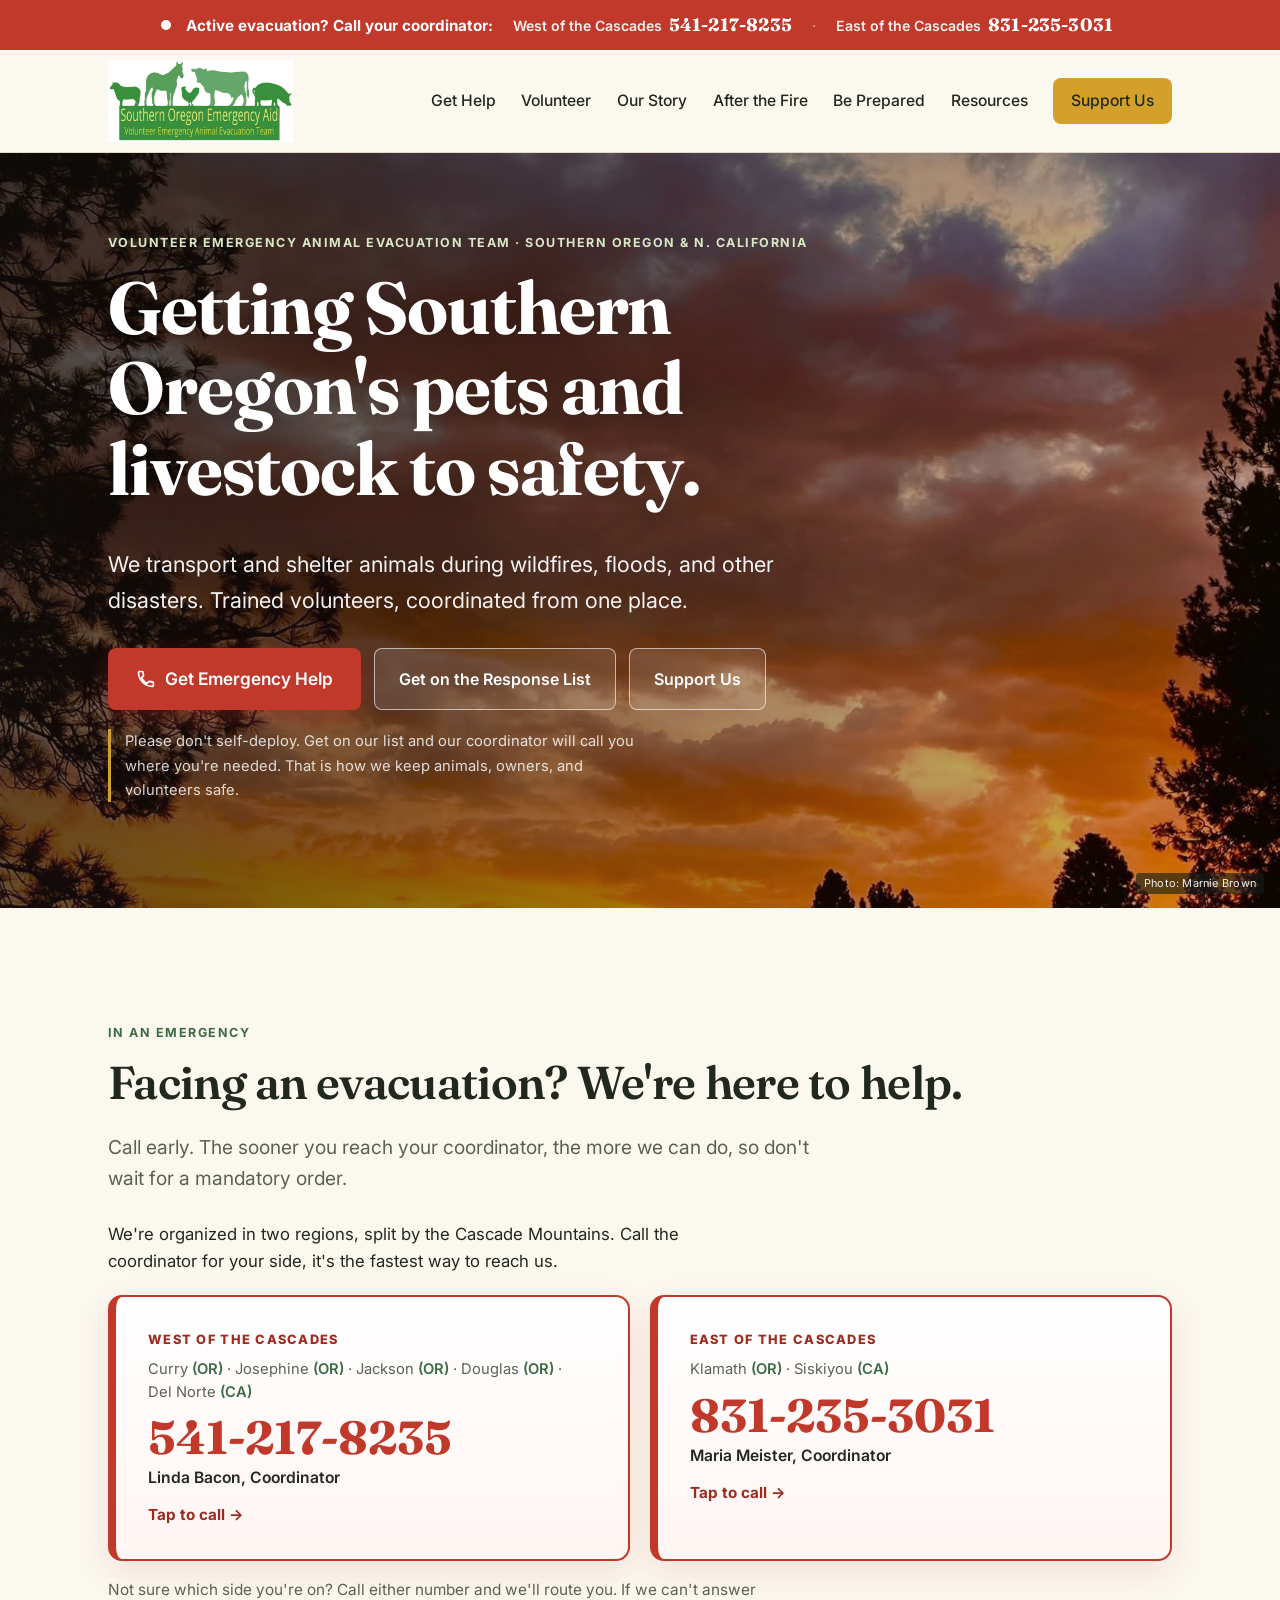
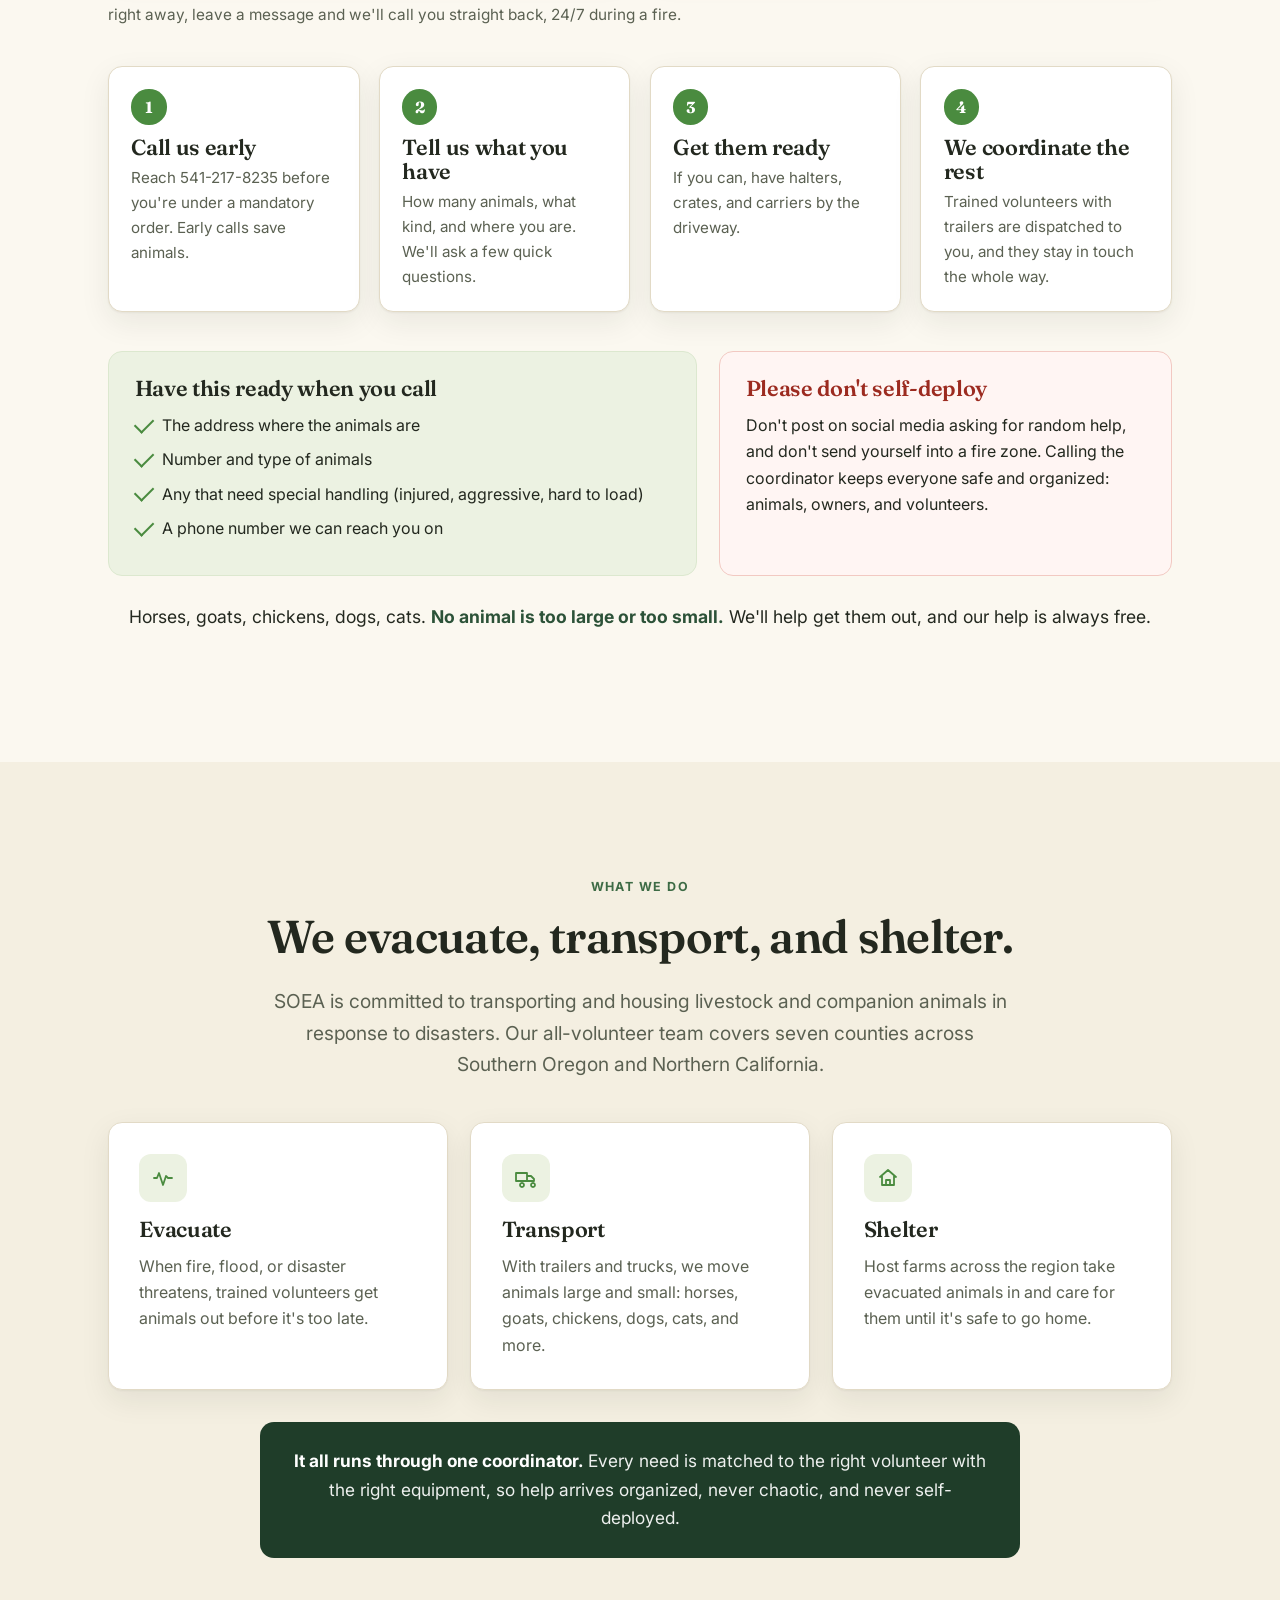
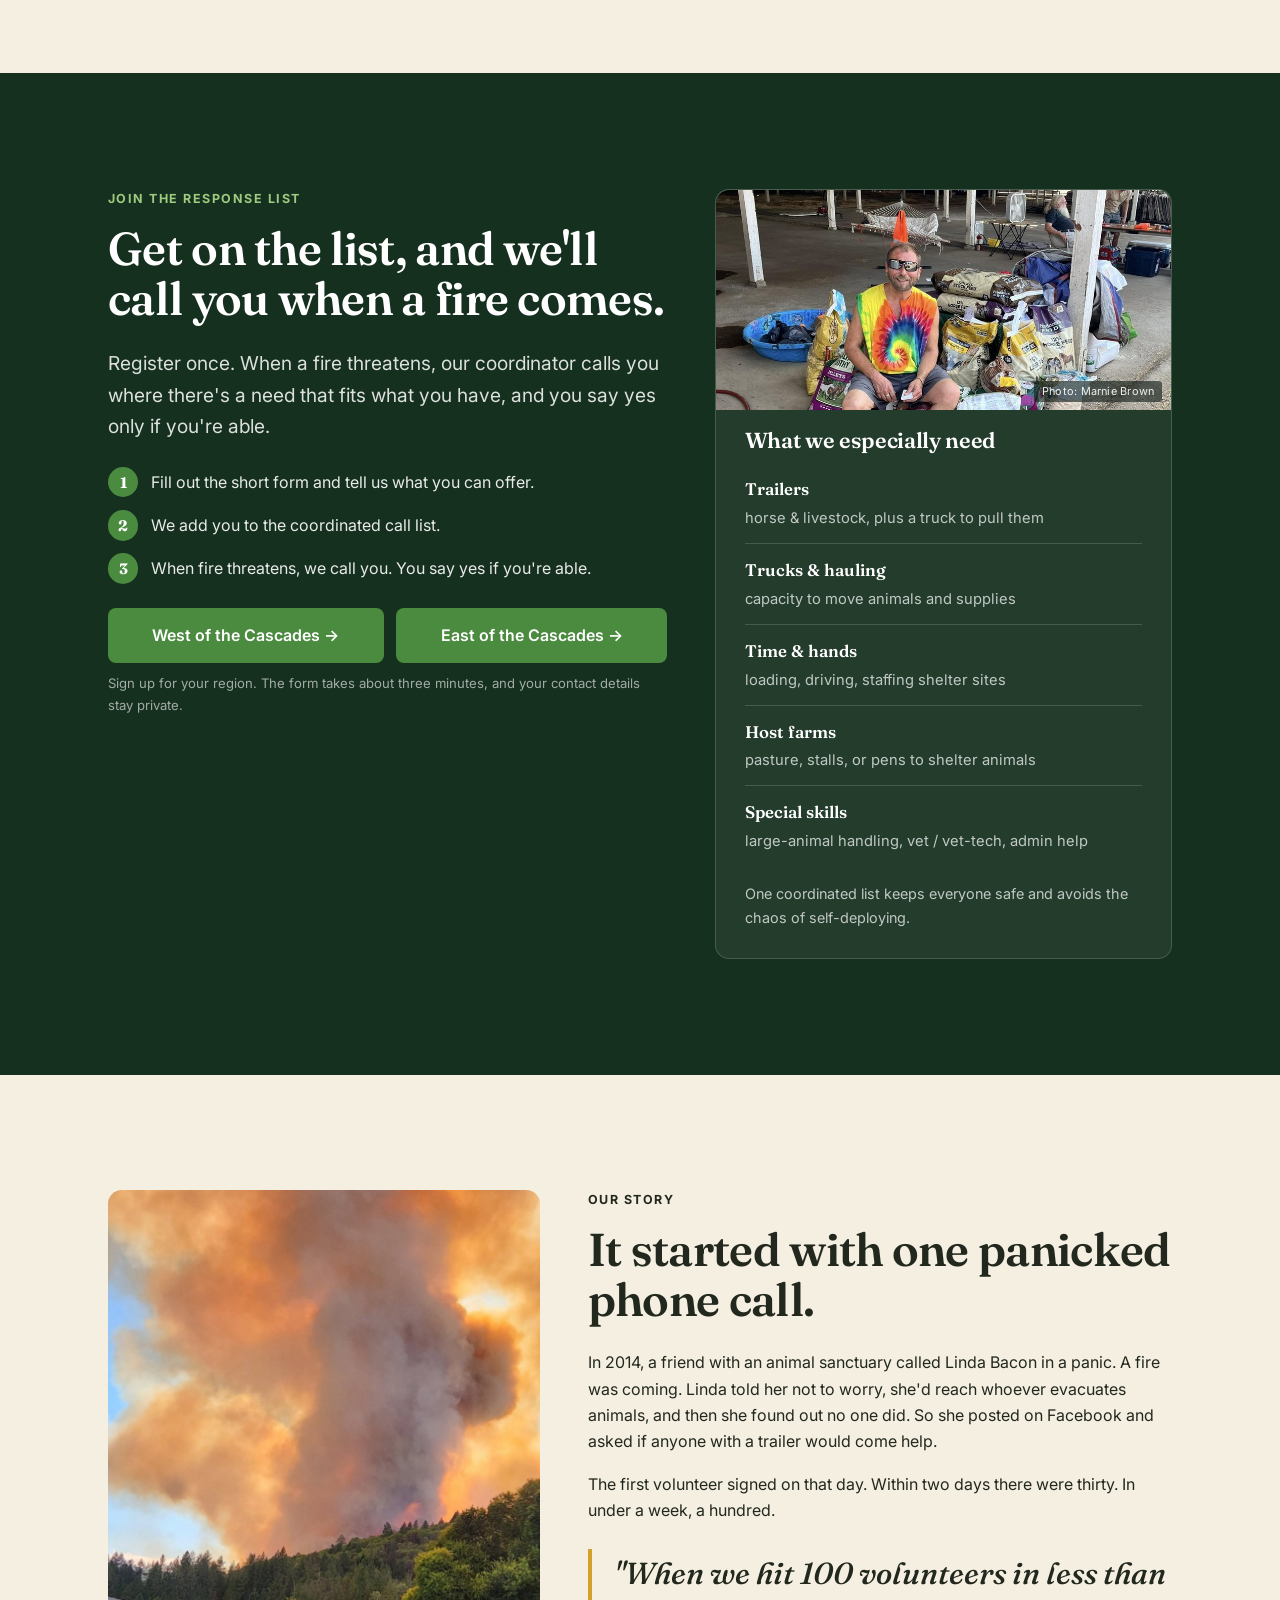
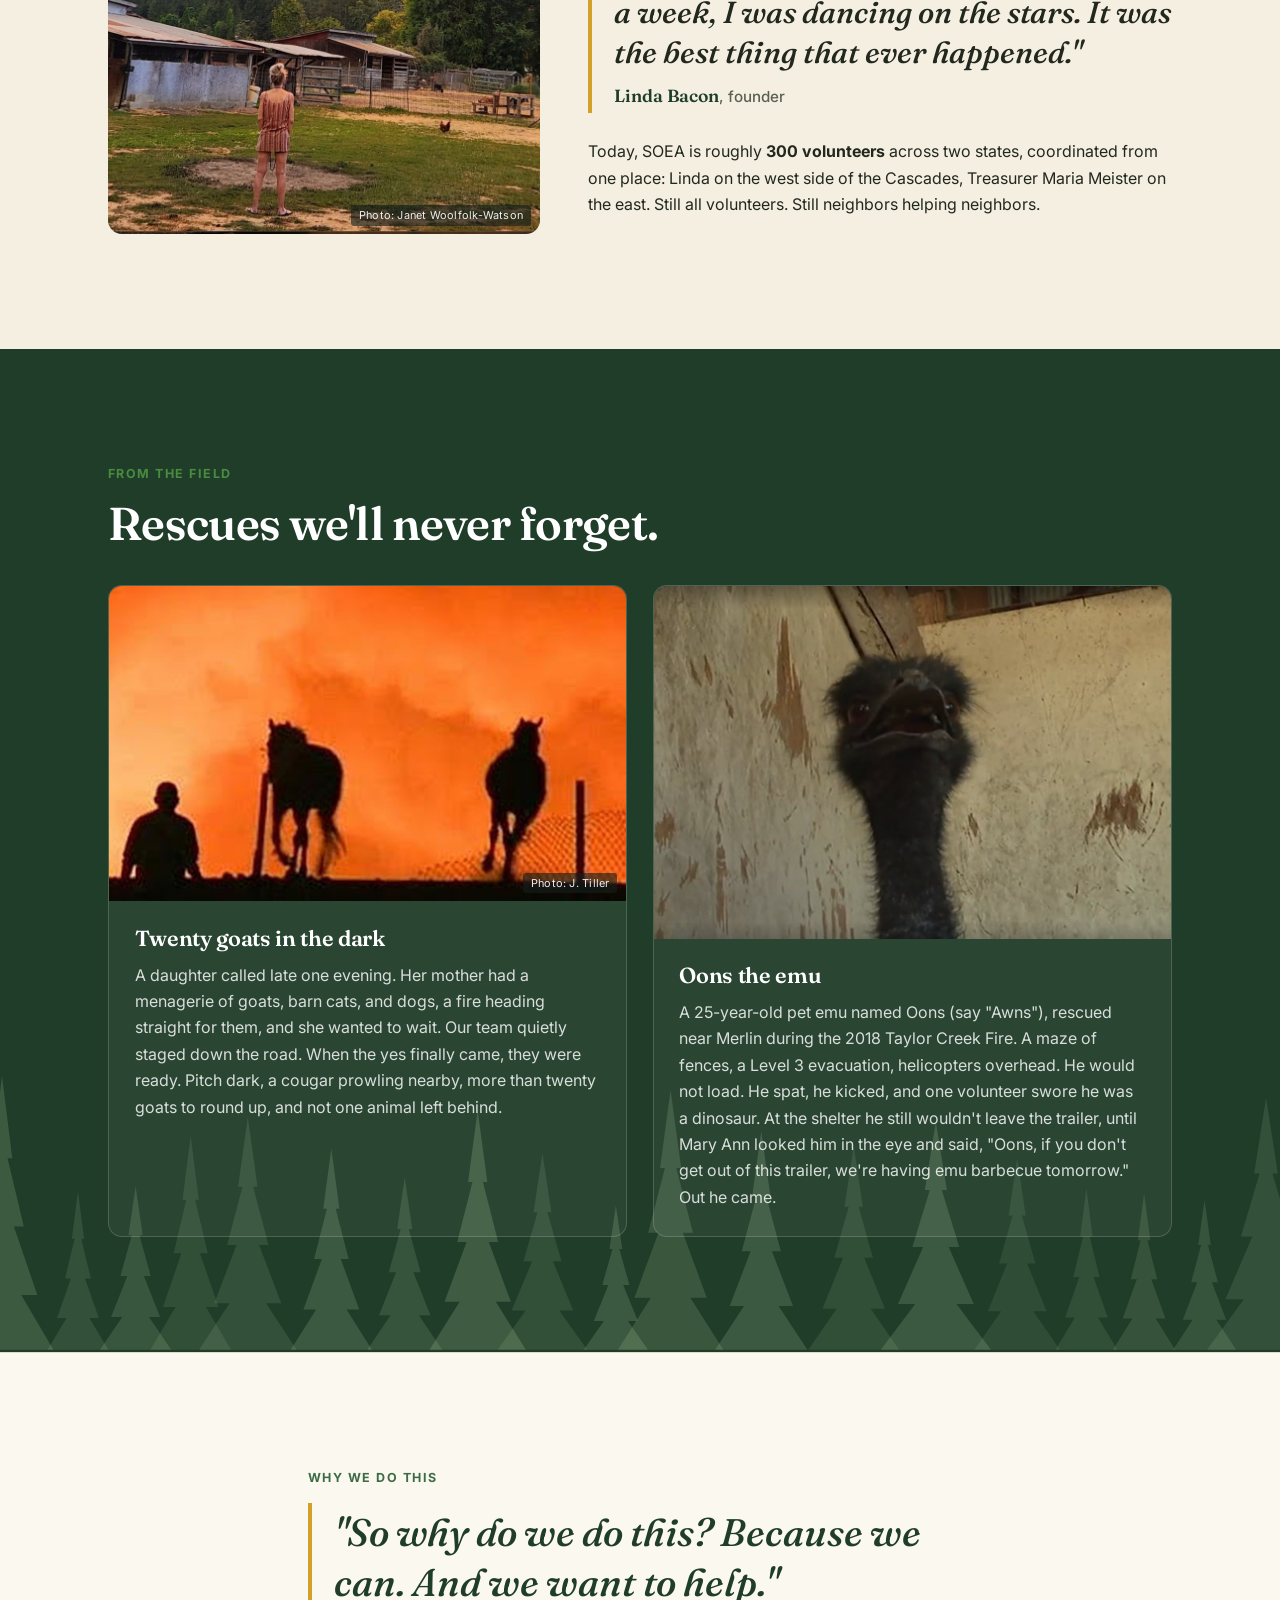
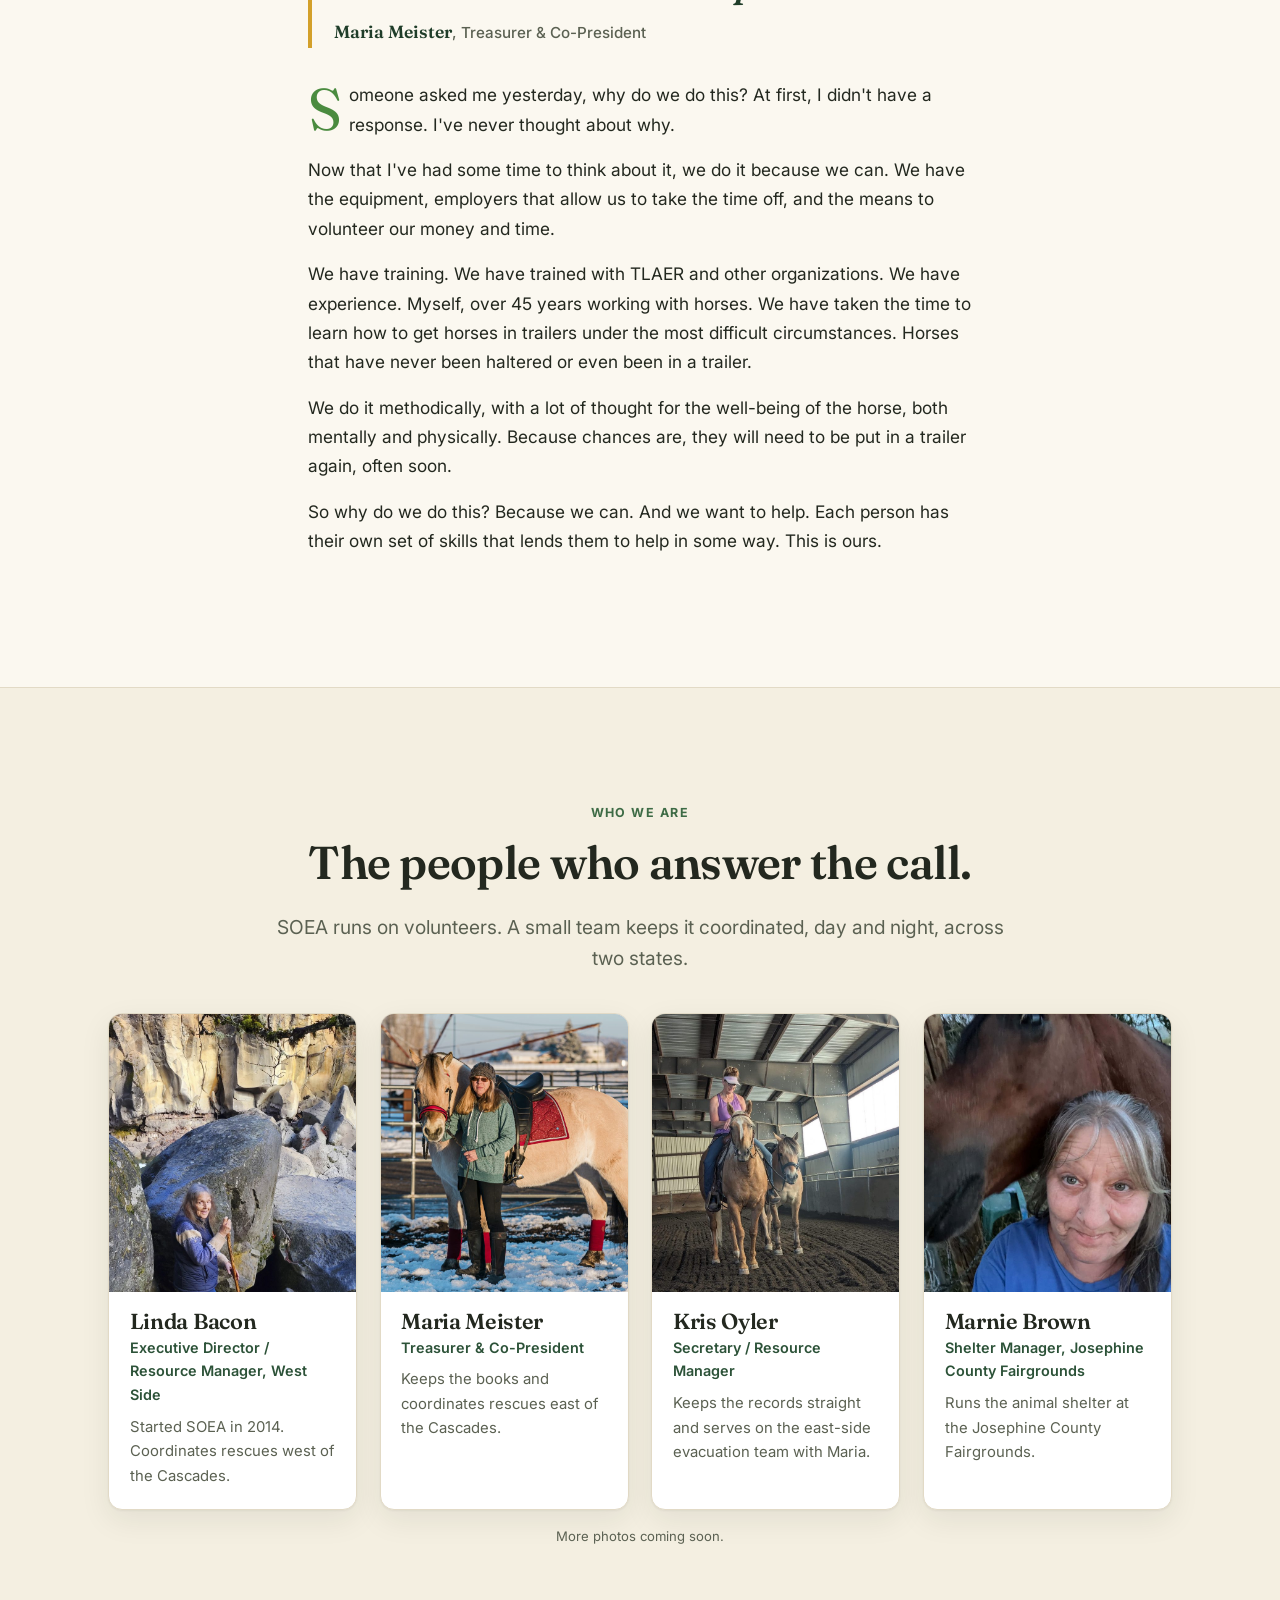
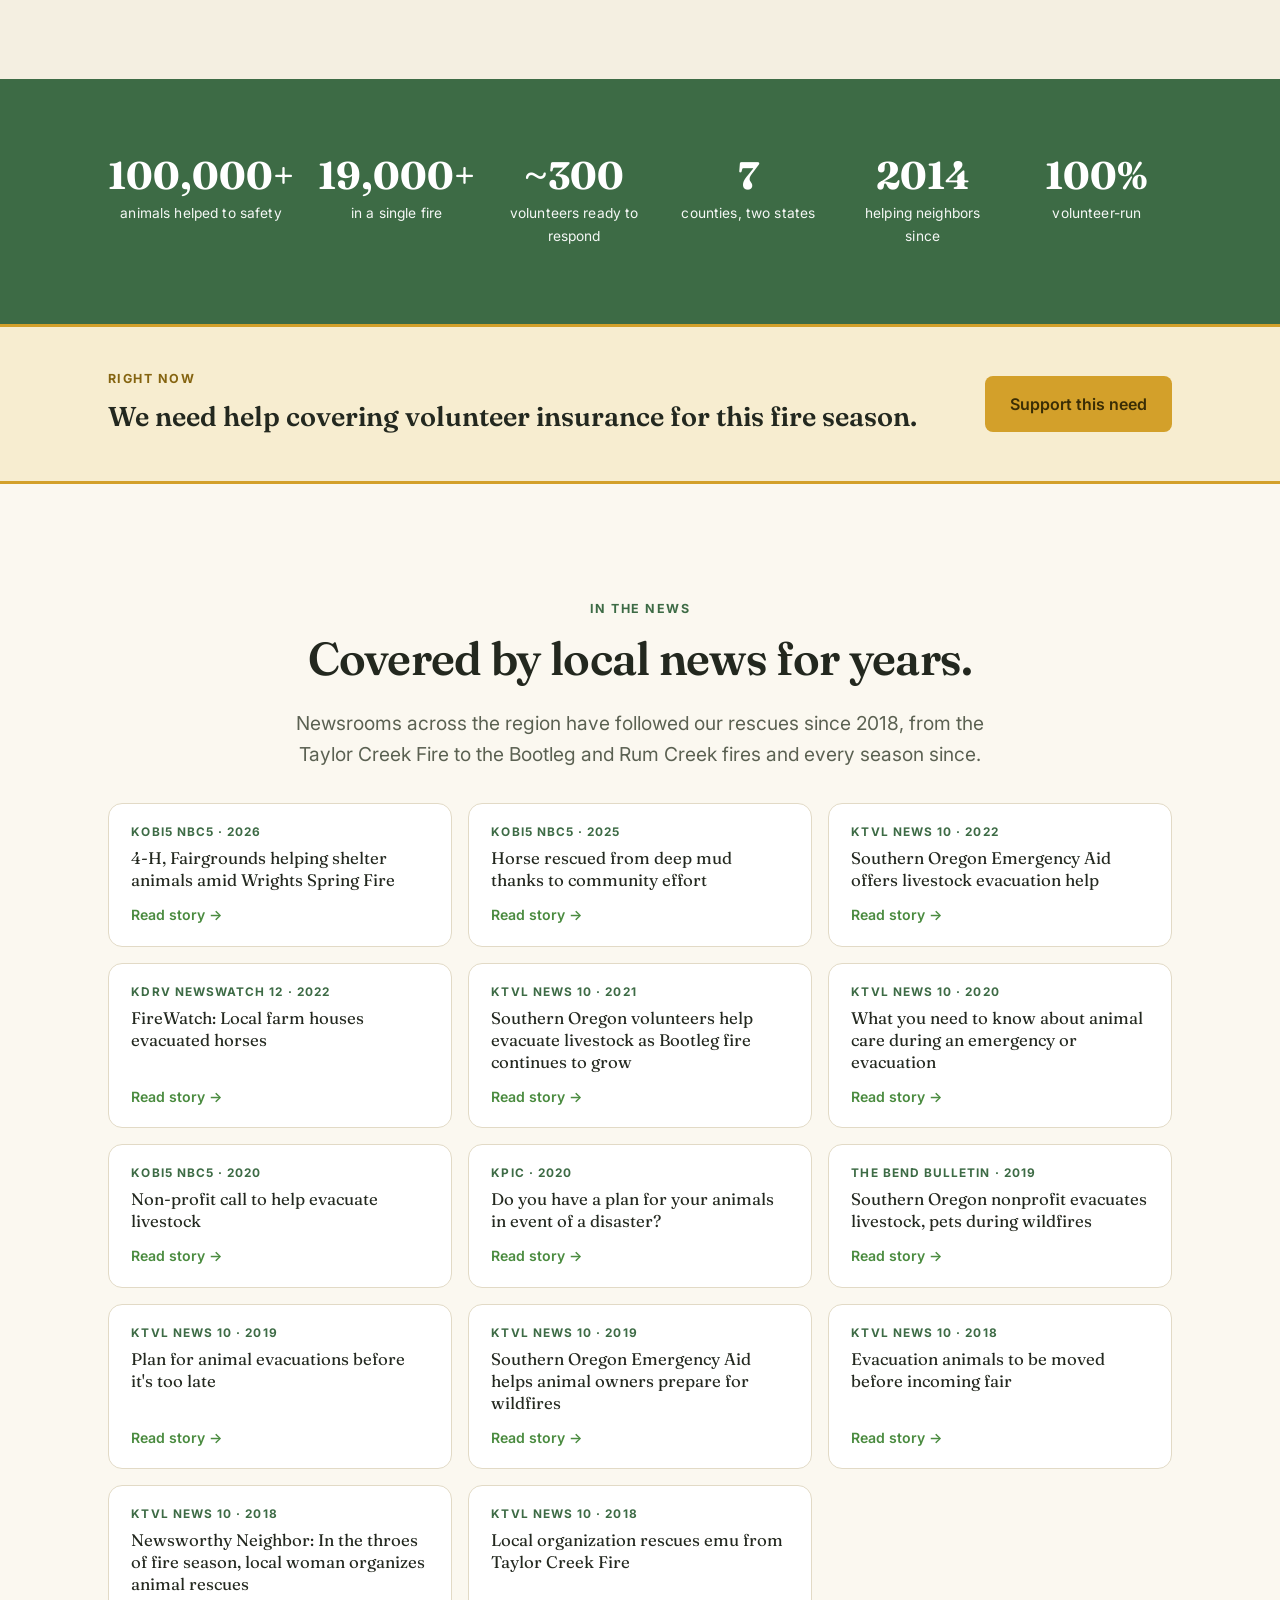
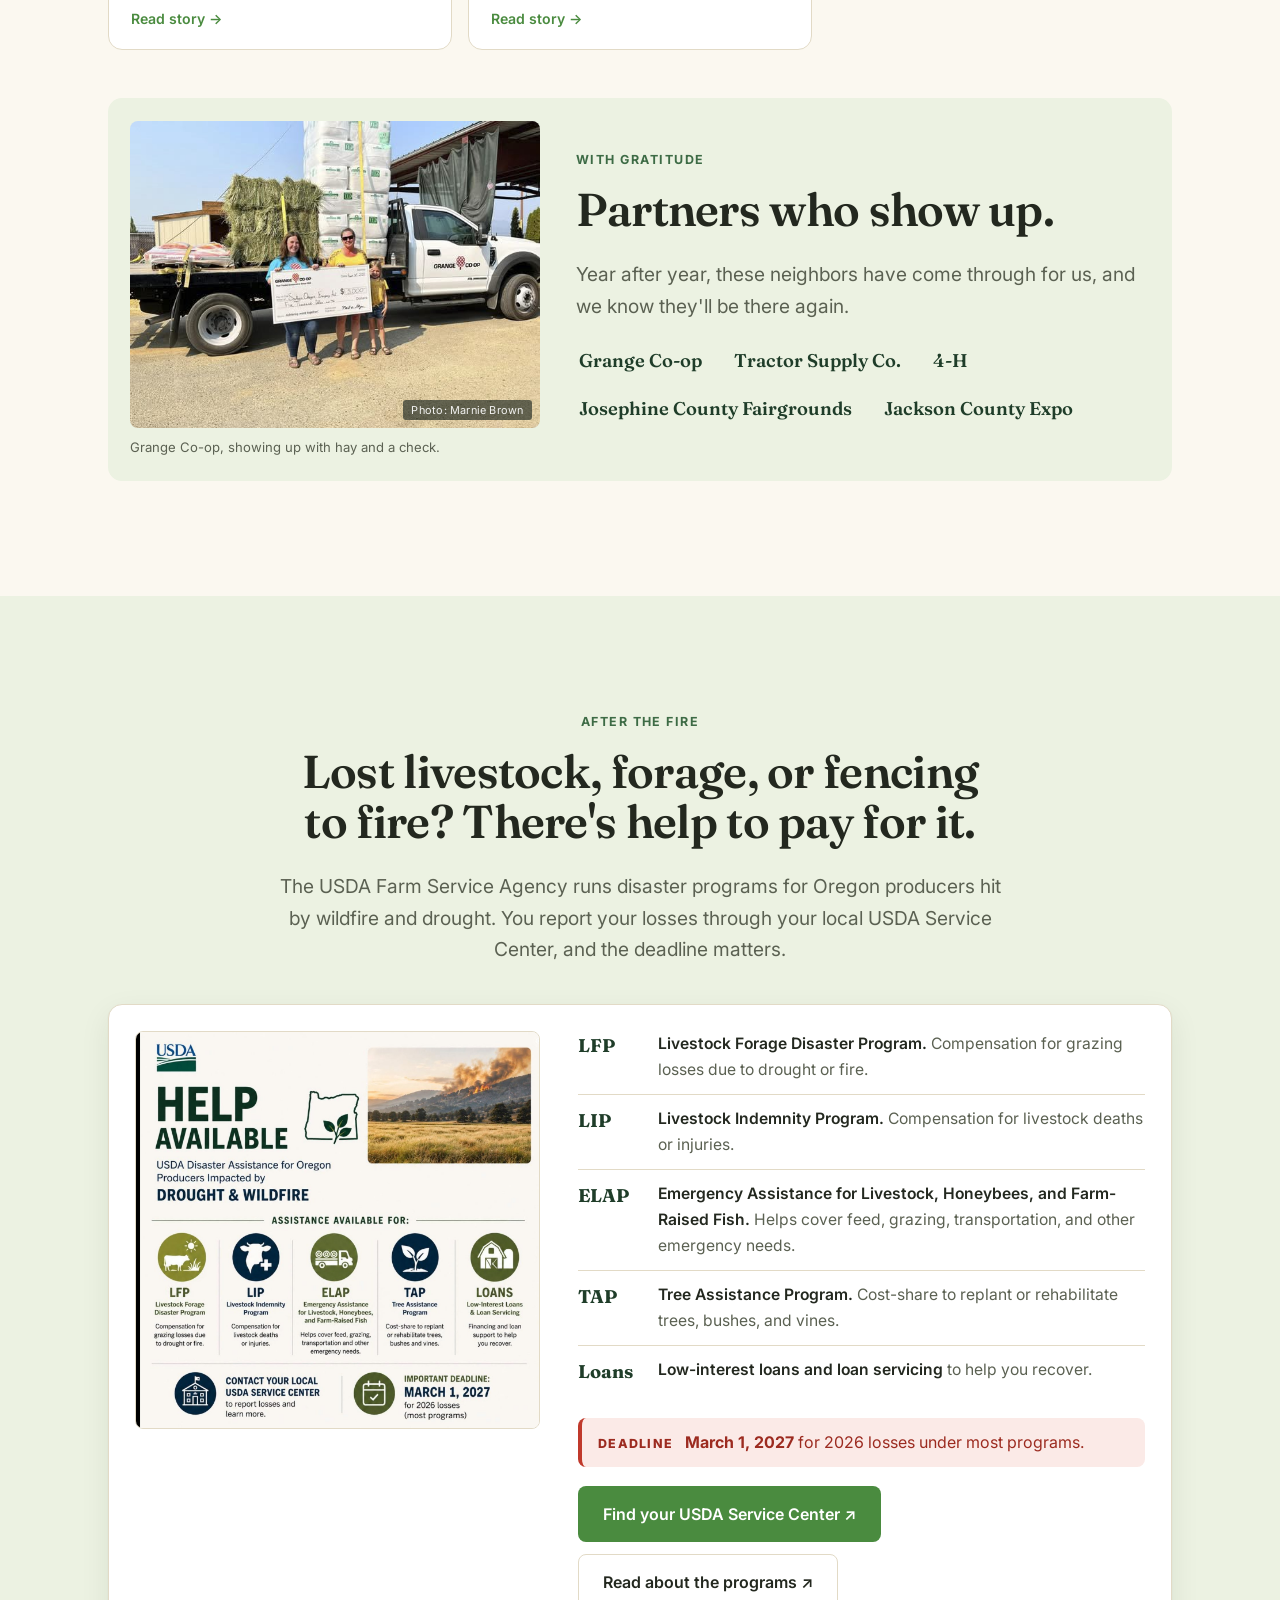
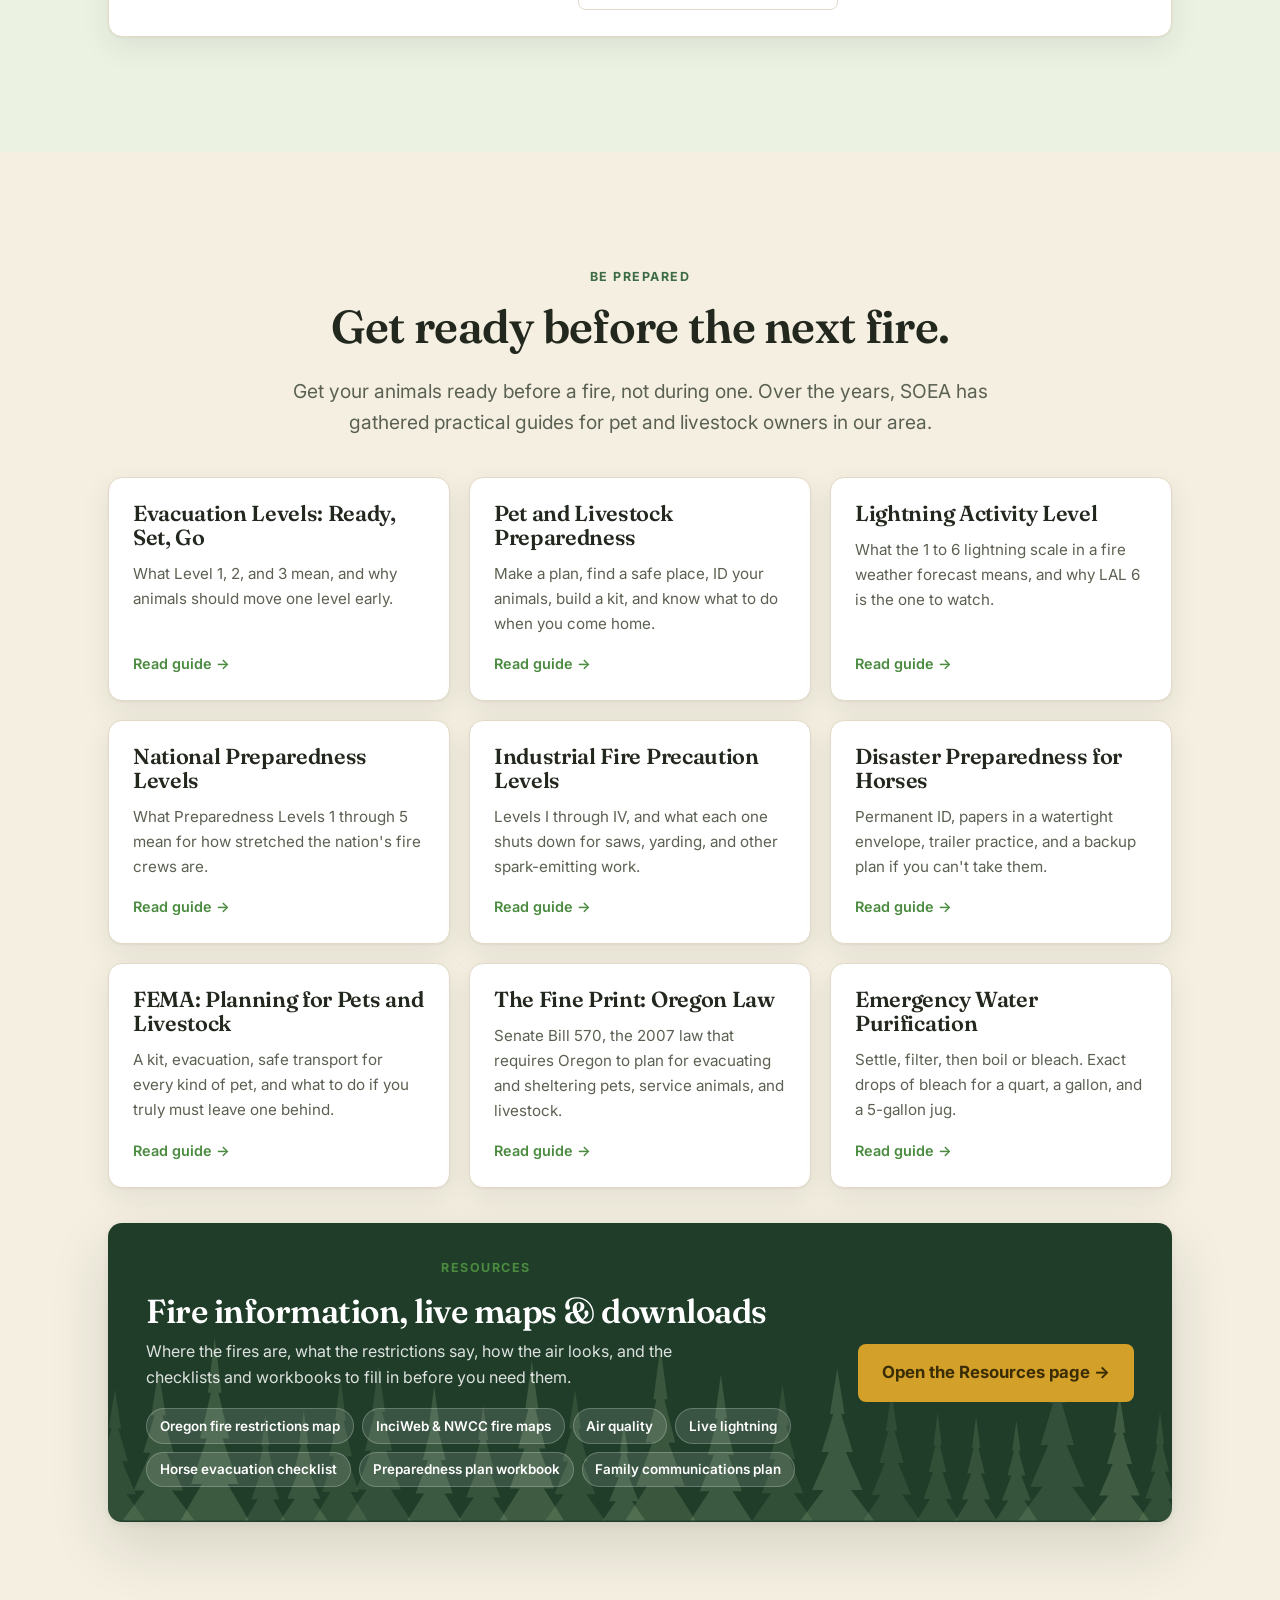
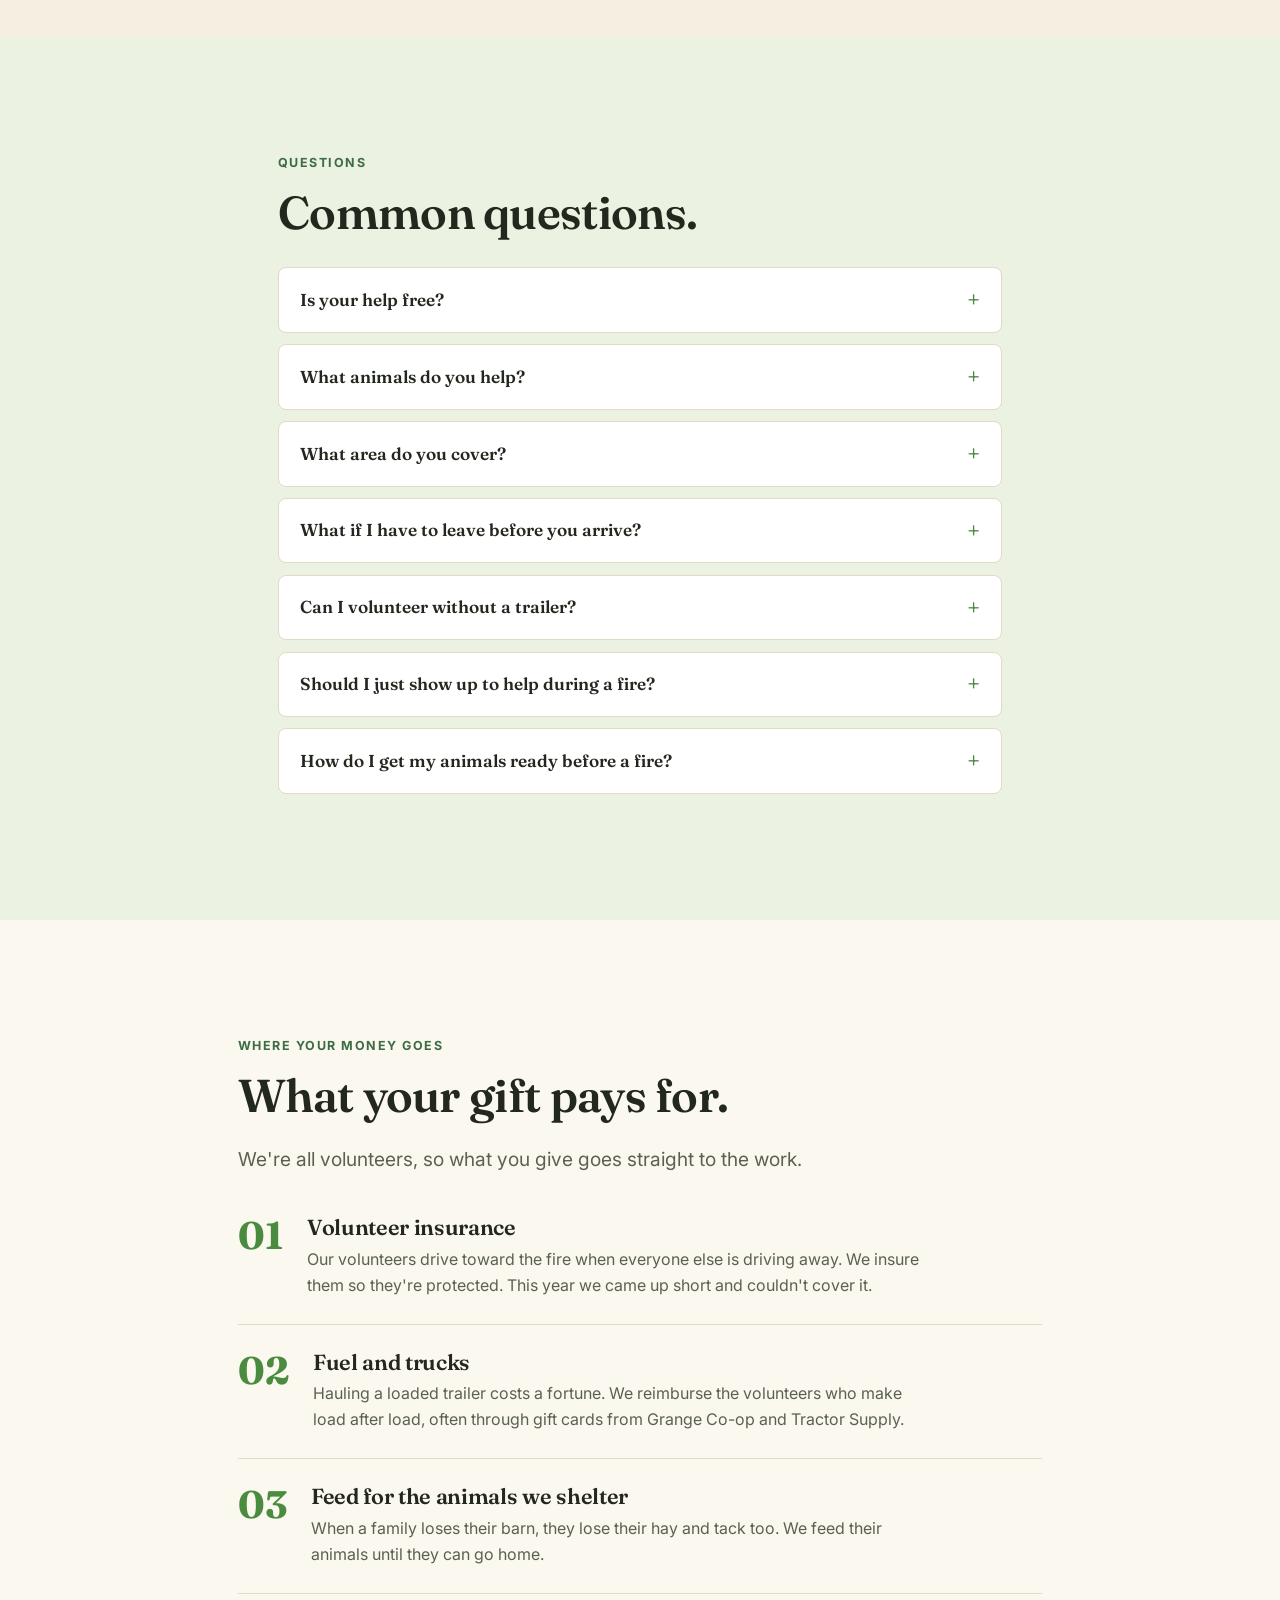
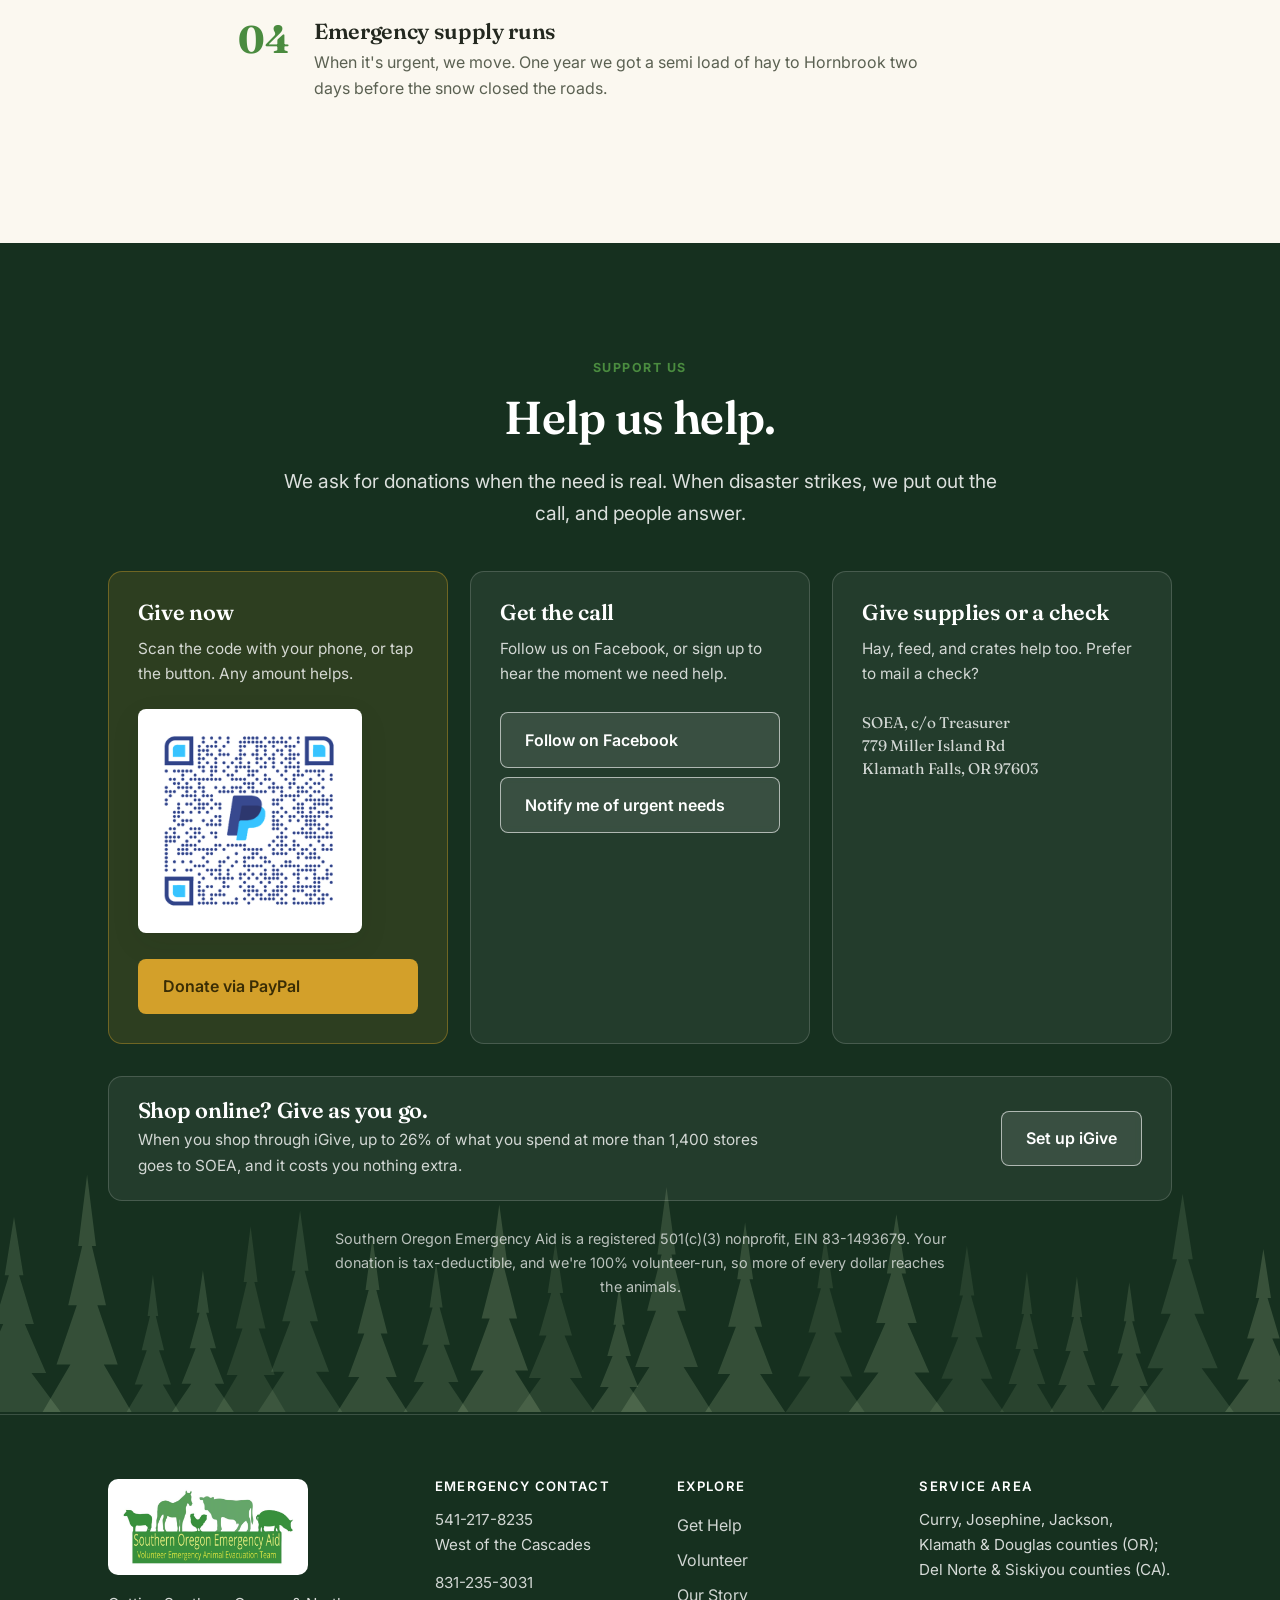
<file: index.html>
<!DOCTYPE html>
<html lang="en">
<head>
<meta charset="UTF-8" />
<meta name="viewport" content="width=device-width, initial-scale=1.0" />
<meta name="theme-color" content="#1f3d29" />
<title>Southern Oregon Emergency Aid · Getting pets & livestock to safety</title>
<meta name="description" content="Southern Oregon Emergency Aid is a volunteer team that evacuates, transports, and shelters pets and livestock during wildfires and disasters across seven counties in Southern Oregon and Northern California. In an emergency, call 541-217-8235." />
<link rel="canonical" href="https://southernoregonemergencyaid.org/" />
<link rel="icon" href="assets/favicon.png" />
<meta property="og:title" content="Southern Oregon Emergency Aid" />
<meta property="og:description" content="SOEA is committed to transporting and housing livestock and companion animals in response to disasters. Southern Oregon and Northern California. In an evacuation, call 541-217-8235." />
<meta property="og:type" content="website" />
<meta property="og:url" content="https://southernoregonemergencyaid.org/" />
<meta property="og:image" content="https://southernoregonemergencyaid.org/assets/og-image.jpg" />
<meta property="og:image:width" content="1200" />
<meta property="og:image:height" content="630" />
<meta name="twitter:card" content="summary_large_image" />
<link rel="preconnect" href="https://fonts.googleapis.com" />
<link rel="preconnect" href="https://fonts.gstatic.com" crossorigin />
<link href="https://fonts.googleapis.com/css2?family=Fraunces:opsz,wght@9..144,500;9..144,600;9..144,700&family=Inter:wght@400;500;600;700&display=swap" rel="stylesheet" />
<link rel="stylesheet" href="site.css" />
<script type="application/ld+json">
{
  "@context": "https://schema.org",
  "@type": "NGO",
  "name": "Southern Oregon Emergency Aid",
  "alternateName": "SOEA",
  "url": "https://southernoregonemergencyaid.org",
  "logo": "https://southernoregonemergencyaid.org/assets/logo.png",
  "image": "https://southernoregonemergencyaid.org/assets/og-image.jpg",
  "description": "Volunteer emergency animal evacuation team. We evacuate, transport, and shelter pets and livestock during wildfires, floods, and other disasters across Southern Oregon and Northern California.",
  "email": "soeacontact@gmail.com",
  "telephone": ["+1-541-217-8235", "+1-831-235-3031"],
  "foundingDate": "2014",
  "nonprofitStatus": "Nonprofit501c3",
  "taxID": "83-1493679",
  "address": { "@type": "PostalAddress", "streetAddress": "779 Miller Island Rd", "addressLocality": "Klamath Falls", "addressRegion": "OR", "postalCode": "97603", "addressCountry": "US" },
  "areaServed": [
    { "@type": "AdministrativeArea", "name": "Curry County, Oregon" },
    { "@type": "AdministrativeArea", "name": "Josephine County, Oregon" },
    { "@type": "AdministrativeArea", "name": "Jackson County, Oregon" },
    { "@type": "AdministrativeArea", "name": "Klamath County, Oregon" },
    { "@type": "AdministrativeArea", "name": "Douglas County, Oregon" },
    { "@type": "AdministrativeArea", "name": "Del Norte County, California" },
    { "@type": "AdministrativeArea", "name": "Siskiyou County, California" }
  ],
  "sameAs": [ "https://www.facebook.com/groups/southernoregonemergencyaid" ]
}
</script>
</head>
<body>

<div class="topbar">
<!-- Emergency top strip: two regions, split by the Cascades -->
<div class="emergency-strip">
  <span class="es-pulse" aria-hidden="true"></span>
  <strong>Active evacuation? Call your coordinator:</strong>
  <a class="es-region" href="tel:+15412178235">
    <span class="es-region-label">West of the Cascades</span>
    <span class="es-number">541-217-8235</span>
  </a>
  <span class="es-div" aria-hidden="true">·</span>
  <a class="es-region" href="tel:+18312353031">
    <span class="es-region-label">East of the Cascades</span>
    <span class="es-number">831-235-3031</span>
  </a>
</div>

<!-- Header -->
<header class="site-header">
  <div class="container header-inner">
    <a class="brand" href="#top" aria-label="Southern Oregon Emergency Aid home">
      <img src="assets/logo.png" alt="Southern Oregon Emergency Aid, Volunteer Emergency Animal Evacuation Team" />
    </a>
    <nav class="nav" aria-label="Primary">
      <a href="#get-help">Get Help</a>
      <a href="#volunteer">Volunteer</a>
      <a href="#story">Our Story</a>
      <a href="#recovery">After the Fire</a>
      <a href="#prepared">Be Prepared</a>
      <a href="resources.html">Resources</a>
      <a class="btn btn-support btn-sm" href="#support">Support Us</a>
    </nav>
    <button class="nav-toggle" aria-label="Open menu" aria-expanded="false" aria-controls="mobile-nav">
      <span></span><span></span><span></span>
    </button>
  </div>
  <nav class="mobile-nav" id="mobile-nav" aria-label="Mobile">
    <a href="#get-help">Get Help</a>
    <a href="#volunteer">Volunteer</a>
    <a href="#story">Our Story</a>
    <a href="#recovery">After the Fire</a>
    <a href="#prepared">Be Prepared</a>
    <a href="resources.html">Resources</a>
    <a href="#support">Support Us</a>
  </nav>
</header>
</div><!-- /topbar -->

<main id="top">

<!-- Hero -->
<section class="hero">
  <div class="hero-media has-photo" data-photo="1" aria-hidden="true">
    <img src="assets/photos/photo-01-hero-smoke-sky.jpg" alt="" />
  </div>
  <div class="hero-overlay"></div>
  <span class="photo-credit hero-credit">Photo: Marnie Brown</span>
  <div class="container hero-content">
    <p class="eyebrow eyebrow-light">Volunteer Emergency Animal Evacuation Team · Southern Oregon &amp; N. California</p>
    <h1>Getting Southern Oregon's pets and livestock to safety.</h1>
    <p class="hero-sub">We transport and shelter animals during wildfires, floods, and other disasters. Trained volunteers, coordinated from one place.</p>
    <div class="hero-actions">
      <a class="btn btn-emergency" href="#get-help">
        <svg viewBox="0 0 24 24" class="ico" aria-hidden="true"><path d="M6.6 10.8a15.5 15.5 0 0 0 6.6 6.6l2.2-2.2a1 1 0 0 1 1-.24 11.4 11.4 0 0 0 3.6.58 1 1 0 0 1 1 1V20a1 1 0 0 1-1 1A17 17 0 0 1 3 4a1 1 0 0 1 1-1h3.5a1 1 0 0 1 1 1 11.4 11.4 0 0 0 .58 3.6 1 1 0 0 1-.24 1z"/></svg>
        Get Emergency Help
      </a>
      <a class="btn btn-ghost-light" href="#volunteer">Get on the Response List</a>
      <a class="btn btn-ghost-light" href="#support">Support Us</a>
    </div>
    <p class="hero-note">Please don't self-deploy. Get on our list and our coordinator will call you where you're needed. That is how we keep animals, owners, and volunteers safe.</p>
  </div>
</section>

<!-- Get Emergency Help -->
<section class="section get-help" id="get-help">
  <div class="container">
    <p class="eyebrow">In an emergency</p>
    <h2>Facing an evacuation? We're here to help.</h2>
    <p class="lead">Call early. The sooner you reach your coordinator, the more we can do, so don't wait for a mandatory order.</p>

    <p class="region-intro">We're organized in two regions, split by the Cascade Mountains. Call the coordinator for your side, it's the fastest way to reach us.</p>

    <div class="region-grid">
      <a class="region-card" href="tel:+15412178235">
        <span class="region-eyebrow">West of the Cascades</span>
        <span class="region-counties">Curry <span class="rc-state">(OR)</span> · Josephine <span class="rc-state">(OR)</span> · Jackson <span class="rc-state">(OR)</span> · Douglas <span class="rc-state">(OR)</span> · Del&nbsp;Norte <span class="rc-state">(CA)</span></span>
        <span class="region-number">541-217-8235</span>
        <span class="region-coord">Linda Bacon, Coordinator</span>
        <span class="region-cta">Tap to call &rarr;</span>
      </a>
      <a class="region-card" href="tel:+18312353031">
        <span class="region-eyebrow">East of the Cascades</span>
        <span class="region-counties">Klamath <span class="rc-state">(OR)</span> · Siskiyou <span class="rc-state">(CA)</span></span>
        <span class="region-number">831-235-3031</span>
        <span class="region-coord">Maria Meister, Coordinator</span>
        <span class="region-cta">Tap to call &rarr;</span>
      </a>
    </div>
    <p class="region-note">Not sure which side you're on? Call either number and we'll route you. If we can't answer right away, leave a message and we'll call you straight back, 24/7 during a fire.</p>

    <div class="steps">
      <div class="step"><span class="step-n">1</span><h3>Call us early</h3><p>Reach 541-217-8235 before you're under a mandatory order. Early calls save animals.</p></div>
      <div class="step"><span class="step-n">2</span><h3>Tell us what you have</h3><p>How many animals, what kind, and where you are. We'll ask a few quick questions.</p></div>
      <div class="step"><span class="step-n">3</span><h3>Get them ready</h3><p>If you can, have halters, crates, and carriers by the driveway.</p></div>
      <div class="step"><span class="step-n">4</span><h3>We coordinate the rest</h3><p>Trained volunteers with trailers are dispatched to you, and they stay in touch the whole way.</p></div>
    </div>

    <div class="help-cols">
      <div class="have-ready">
        <h3>Have this ready when you call</h3>
        <ul class="check-list">
          <li>The address where the animals are</li>
          <li>Number and type of animals</li>
          <li>Any that need special handling (injured, aggressive, hard to load)</li>
          <li>A phone number we can reach you on</li>
        </ul>
      </div>
      <aside class="dont-deploy">
        <h3>Please don't self-deploy</h3>
        <p>Don't post on social media asking for random help, and don't send yourself into a fire zone. Calling the coordinator keeps everyone safe and organized: animals, owners, and volunteers.</p>
      </aside>
    </div>

    <p class="reassure">Horses, goats, chickens, dogs, cats. <strong>No animal is too large or too small.</strong> We'll help get them out, and our help is always free.</p>
  </div>
</section>

<!-- What We Do -->
<section class="section what-we-do" id="what">
  <div class="container">
    <p class="eyebrow">What we do</p>
    <h2>We evacuate, transport, and shelter.</h2>
    <p class="lead lead-center">SOEA is committed to transporting and housing livestock and companion animals in response to disasters. Our all-volunteer team covers seven counties across Southern Oregon and Northern California.</p>
    <div class="do-grid">
      <article class="do-card">
        <span class="do-ico"><svg viewBox="0 0 24 24" aria-hidden="true"><path d="M3 12h3l2-5 4 12 3-9 2 2h4"/></svg></span>
        <h3>Evacuate</h3>
        <p>When fire, flood, or disaster threatens, trained volunteers get animals out before it's too late.</p>
      </article>
      <article class="do-card">
        <span class="do-ico"><svg viewBox="0 0 24 24" aria-hidden="true"><path d="M2 7h11v8H2zM13 10h4l3 3v2h-7zM6 19a2 2 0 1 0 0-.01M17 19a2 2 0 1 0 0-.01"/></svg></span>
        <h3>Transport</h3>
        <p>With trailers and trucks, we move animals large and small: horses, goats, chickens, dogs, cats, and more.</p>
      </article>
      <article class="do-card">
        <span class="do-ico"><svg viewBox="0 0 24 24" aria-hidden="true"><path d="M4 11 12 4l8 7M6 10v9h12v-9M10 19v-5h4v5"/></svg></span>
        <h3>Shelter</h3>
        <p>Host farms across the region take evacuated animals in and care for them until it's safe to go home.</p>
      </article>
    </div>
    <div class="coordination">
      <p><strong>It all runs through one coordinator.</strong> Every need is matched to the right volunteer with the right equipment, so help arrives organized, never chaotic, and never self-deployed.</p>
    </div>
  </div>
</section>

<!-- Response List / Volunteer -->
<section class="section volunteer" id="volunteer">
  <div class="container vol-inner">
    <div class="vol-text">
      <p class="eyebrow">Join the response list</p>
      <h2>Get on the list, and we'll call you when a fire comes.</h2>
      <p class="lead">Register once. When a fire threatens, our coordinator calls you where there's a need that fits what you have, and you say yes only if you're able.</p>
      <ol class="how-it-works">
        <li><span>1</span> Fill out the short form and tell us what you can offer.</li>
        <li><span>2</span> We add you to the coordinated call list.</li>
        <li><span>3</span> When fire threatens, we call you. You say yes if you're able.</li>
      </ol>
      <div class="vol-forms">
        <a class="btn btn-primary" href="https://docs.google.com/forms/d/e/1FAIpQLSf0ys9x08t7ff6eYRgnIIID2YhHh_Zgx0sn2mXU_VCPg2sfPw/viewform" target="_blank" rel="noopener">West of the Cascades &rarr;</a>
        <a class="btn btn-primary" href="https://docs.google.com/forms/d/e/1FAIpQLScCE1NpM3AN9qgl7pNa5couLIuUz4L7_CgsP828b6-R5t9-ww/viewform" target="_blank" rel="noopener">East of the Cascades &rarr;</a>
      </div>
      <p class="micro">Sign up for your region. The form takes about three minutes, and your contact details stay private.</p>
    </div>
    <aside class="vol-needs">
      <div class="vol-photo-wrap"><img src="assets/photos/photo-02-story-supplies.jpg" alt="An SOEA volunteer with donated feed and pet supplies staged at the fairgrounds shelter" loading="lazy" /><span class="photo-credit">Photo: Marnie Brown</span></div>
      <h3>What we especially need</h3>
      <ul class="need-list">
        <li><b>Trailers</b><span>horse &amp; livestock, plus a truck to pull them</span></li>
        <li><b>Trucks &amp; hauling</b><span>capacity to move animals and supplies</span></li>
        <li><b>Time &amp; hands</b><span>loading, driving, staffing shelter sites</span></li>
        <li><b>Host farms</b><span>pasture, stalls, or pens to shelter animals</span></li>
        <li><b>Special skills</b><span>large-animal handling, vet / vet-tech, admin help</span></li>
      </ul>
      <p class="need-foot">One coordinated list keeps everyone safe and avoids the chaos of self-deploying.</p>
    </aside>
  </div>
</section>

<!-- Our Story -->
<section class="section story" id="story">
  <div class="container story-inner">
    <div class="story-media has-photo" data-photo="2"><img src="assets/photos/photo-02-story-fire-farm.jpg" alt="A woman stands in her farmyard watching a wildfire smoke column rise over the ridge behind her barns" loading="lazy" /><span class="photo-credit">Photo: Janet Woolfolk-Watson</span></div>
    <div class="story-text">
      <p class="eyebrow">Our story</p>
      <h2>It started with one panicked phone call.</h2>
      <p>In 2014, a friend with an animal sanctuary called Linda Bacon in a panic. A fire was coming. Linda told her not to worry, she'd reach whoever evacuates animals, and then she found out no one did. So she posted on Facebook and asked if anyone with a trailer would come help.</p>
      <p>The first volunteer signed on that day. Within two days there were thirty. In under a week, a hundred.</p>
      <blockquote class="pull-quote"><p>"When we hit 100 volunteers in less than a week, I was dancing on the stars. It was the best thing that ever happened."</p><footer class="pq-attr"><strong>Linda Bacon</strong>, founder</footer></blockquote>
      <p>Today, SOEA is roughly <strong>300 volunteers</strong> across two states, coordinated from one place: Linda on the west side of the Cascades, Treasurer Maria Meister on the east. Still all volunteers. Still neighbors helping neighbors.</p>
    </div>
  </div>
</section>

<!-- Rescue Stories -->
<section class="section stories" id="stories">
  <div class="container">
    <p class="eyebrow eyebrow-light">From the field</p>
    <h2 class="stories-h">Rescues we'll never forget.</h2>
    <div class="story-cards">
      <article class="rescue-card">
        <div class="rc-media has-photo" data-photo="3"><img src="assets/photos/photo-03-fire-horses.jpg" alt="Horses and a volunteer silhouetted against a wildfire sky" loading="lazy" /><span class="photo-credit">Photo: J. Tiller</span></div>
        <div class="rc-body">
          <h3>Twenty goats in the dark</h3>
          <p>A daughter called late one evening. Her mother had a menagerie of goats, barn cats, and dogs, a fire heading straight for them, and she wanted to wait. Our team quietly staged down the road. When the yes finally came, they were ready. Pitch dark, a cougar prowling nearby, more than twenty goats to round up, and not one animal left behind.</p>
        </div>
      </article>
      <article class="rescue-card">
        <div class="rc-media has-photo" data-photo="4"><img src="assets/photos/photo-04-oons-emu.jpg" alt="Oons the emu, rescued by SOEA volunteers during the 2018 Taylor Creek Fire near Merlin" /></div>
        <div class="rc-body">
          <h3>Oons the emu</h3>
          <p>A 25-year-old pet emu named Oons (say "Awns"), rescued near Merlin during the 2018 Taylor Creek Fire. A maze of fences, a Level 3 evacuation, helicopters overhead. He would not load. He spat, he kicked, and one volunteer swore he was a dinosaur. At the shelter he still wouldn't leave the trailer, until Mary Ann looked him in the eye and said, "Oons, if you don't get out of this trailer, we're having emu barbecue tomorrow." Out he came.</p>
        </div>
      </article>
    </div>
  </div>
</section>

<!-- Why we do this -->
<section class="section why" id="why">
  <div class="container why-inner">
    <p class="eyebrow">Why we do this</p>
    <blockquote class="pull-quote why-quote"><p>"So why do we do this? Because we can. And we want to help."</p><footer class="pq-attr"><strong>Maria Meister</strong>, Treasurer &amp; Co-President</footer></blockquote>
    <div class="why-body">
      <p>Someone asked me yesterday, why do we do this? At first, I didn't have a response. I've never thought about why.</p>
      <p>Now that I've had some time to think about it, we do it because we can. We have the equipment, employers that allow us to take the time off, and the means to volunteer our money and time.</p>
      <p>We have training. We have trained with TLAER and other organizations. We have experience. Myself, over 45 years working with horses. We have taken the time to learn how to get horses in trailers under the most difficult circumstances. Horses that have never been haltered or even been in a trailer.</p>
      <p>We do it methodically, with a lot of thought for the well-being of the horse, both mentally and physically. Because chances are, they will need to be put in a trailer again, often soon.</p>
      <p>So why do we do this? Because we can. And we want to help. Each person has their own set of skills that lends them to help in some way. This is ours.</p>
    </div>
  </div>
</section>

<!-- Who We Are -->
<section class="section team" id="team">
  <div class="container">
    <p class="eyebrow">Who we are</p>
    <h2 class="team-h">The people who answer the call.</h2>
    <p class="lead lead-center">SOEA runs on volunteers. A small team keeps it coordinated, day and night, across two states.</p>
    <div class="team-grid">
      <article class="team-card">
        <div class="team-photo has-photo" data-photo="6"><img src="assets/photos/photo-06-linda-bacon.jpg" alt="Linda Bacon" loading="lazy" /></div>
        <h3>Linda Bacon</h3>
        <p class="team-role">Executive Director / Resource Manager, West Side</p>
        <p class="team-bio">Started SOEA in 2014. Coordinates rescues west of the Cascades.</p>
      </article>
      <article class="team-card">
        <div class="team-photo has-photo" data-photo="7"><img src="assets/photos/photo-07-maria-meister.jpg" alt="Maria Meister with a horse in the snow" loading="lazy" /></div>
        <h3>Maria Meister</h3>
        <p class="team-role">Treasurer &amp; Co-President</p>
        <p class="team-bio">Keeps the books and coordinates rescues east of the Cascades.</p>
      </article>
      <article class="team-card">
        <div class="team-photo has-photo" data-photo="8"><img src="assets/photos/photo-08-kris-oyler.jpg" alt="Kris Oyler riding in an indoor arena" loading="lazy" /></div>
        <h3>Kris Oyler</h3>
        <p class="team-role">Secretary / Resource Manager</p>
        <p class="team-bio">Keeps the records straight and serves on the east-side evacuation team with Maria.</p>
      </article>
      <article class="team-card">
        <div class="team-photo has-photo" data-photo="9"><img src="assets/photos/photo-09-marnie-brown.jpg" alt="Marnie Brown with a horse" loading="lazy" /></div>
        <h3>Marnie Brown</h3>
        <p class="team-role">Shelter Manager, Josephine County Fairgrounds</p>
        <p class="team-bio">Runs the animal shelter at the Josephine County Fairgrounds.</p>
      </article>
    </div>
    <p class="micro micro-center">More photos coming soon.</p>
  </div>
</section>

<!-- By the Numbers -->
<section class="section stats">
  <div class="container">
    <div class="stat-grid">
      <div class="stat"><span class="stat-num">100,000+</span><span class="stat-label">animals helped to safety</span></div>
      <div class="stat"><span class="stat-num">19,000+</span><span class="stat-label">in a single fire</span></div>
      <div class="stat"><span class="stat-num">~300</span><span class="stat-label">volunteers ready to respond</span></div>
      <div class="stat"><span class="stat-num">7</span><span class="stat-label">counties, two states</span></div>
      <div class="stat"><span class="stat-num">2014</span><span class="stat-label">helping neighbors since</span></div>
      <div class="stat"><span class="stat-num">100%</span><span class="stat-label">volunteer-run</span></div>
    </div>
  </div>
</section>

<!-- Current Need -->
<section class="current-need" id="current-need">
  <div class="container cn-inner">
    <div class="cn-text">
      <p class="cn-eyebrow">Right now</p>
      <!-- CURRENT NEED: edit this single line whenever the need changes -->
      <p class="cn-line">We need help covering volunteer insurance for this fire season.</p>
    </div>
    <a class="btn btn-support" href="#support">Support this need</a>
  </div>
</section>

<!-- In the News + Partners -->
<section class="section news-partners">
  <div class="container">
    <div class="news-head-row">
      <p class="eyebrow">In the news</p>
      <h2>Covered by local news for years.</h2>
      <p class="lead lead-center">Newsrooms across the region have followed our rescues since 2018, from the Taylor Creek Fire to the Bootleg and Rum Creek fires and every season since.</p>
    </div>
    <ul class="news-grid">
      <li>
        <a href="https://kobi5.com/news/top-stories/4-h-fairgrounds-helping-shelter-animals-amid-wrights-spring-fire-313267/" target="_blank" rel="noopener">
          <span class="news-src">KOBI5 NBC5 · 2026</span>
          <span class="news-head">4-H, Fairgrounds helping shelter animals amid Wrights Spring Fire</span>
          <span class="news-go">Read story &rarr;</span>
        </a>
      </li>
      <li>
        <a href="https://kobi5.com/news/horse-rescued-from-deep-mud-thanks-to-community-effort-271923/" target="_blank" rel="noopener">
          <span class="news-src">KOBI5 NBC5 · 2025</span>
          <span class="news-head">Horse rescued from deep mud thanks to community effort</span>
          <span class="news-go">Read story &rarr;</span>
        </a>
      </li>
      <li>
        <a href="https://ktvl.com/news/local/southern-oregon-emergency-aid-offers-livestock-evacuation-help-rum-creek-fire-mary-anne-morrison-josephine-county-fairgrounds-farm-animals-wildfire" target="_blank" rel="noopener">
          <span class="news-src">KTVL News 10 · 2022</span>
          <span class="news-head">Southern Oregon Emergency Aid offers livestock evacuation help</span>
          <span class="news-go">Read story &rarr;</span>
        </a>
      </li>
      <li>
        <a href="https://www.kdrv.com/community/firewatch-local-farm-houses-evacuated-horses/article_0df9a01e-273d-11ed-a9b0-036a9311f2ff.html" target="_blank" rel="noopener">
          <span class="news-src">KDRV NewsWatch 12 · 2022</span>
          <span class="news-head">FireWatch: Local farm houses evacuated horses</span>
          <span class="news-go">Read story &rarr;</span>
        </a>
      </li>
      <li>
        <a href="https://ktvl.com/news/news-10-first-alert-fire/southern-oregon-volunteers-help-evacuate-livestock-as-bootleg-fire-continues-to-grow" target="_blank" rel="noopener">
          <span class="news-src">KTVL News 10 · 2021</span>
          <span class="news-head">Southern Oregon volunteers help evacuate livestock as Bootleg fire continues to grow</span>
          <span class="news-go">Read story &rarr;</span>
        </a>
      </li>
      <li>
        <a href="https://ktvl.com/news/news-10-first-alert-fire/what-you-need-to-know-about-animal-safety-during-an-evacuation" target="_blank" rel="noopener">
          <span class="news-src">KTVL News 10 · 2020</span>
          <span class="news-head">What you need to know about animal care during an emergency or evacuation</span>
          <span class="news-go">Read story &rarr;</span>
        </a>
      </li>
      <li>
        <a href="https://kobi5.com/news/local-news/non-profit-call-to-helps-evacuate-livestock-133750/" target="_blank" rel="noopener">
          <span class="news-src">KOBI5 NBC5 · 2020</span>
          <span class="news-head">Non-profit call to help evacuate livestock</span>
          <span class="news-go">Read story &rarr;</span>
        </a>
      </li>
      <li>
        <a href="https://kpic.com/news/local/do-you-have-a-plan-for-your-animals-in-event-of-a-disaster" target="_blank" rel="noopener">
          <span class="news-src">KPIC · 2020</span>
          <span class="news-head">Do you have a plan for your animals in event of a disaster?</span>
          <span class="news-go">Read story &rarr;</span>
        </a>
      </li>
      <li>
        <a href="https://bendbulletin.com/2019/06/05/southern-oregon-nonprofit-evacuates-livestock-pets-during-wildfires/" target="_blank" rel="noopener">
          <span class="news-src">The Bend Bulletin · 2019</span>
          <span class="news-head">Southern Oregon nonprofit evacuates livestock, pets during wildfires</span>
          <span class="news-go">Read story &rarr;</span>
        </a>
      </li>
      <li>
        <a href="https://ktvl.com/news/news-10-first-alert-fire/animal-evacuation-plans-for-fire-season" target="_blank" rel="noopener">
          <span class="news-src">KTVL News 10 · 2019</span>
          <span class="news-head">Plan for animal evacuations before it's too late</span>
          <span class="news-go">Read story &rarr;</span>
        </a>
      </li>
      <li>
        <a href="https://ktvl.com/news/local/southern-oregon-emergency-aid-helps-animal-owners-prepare-for-wildfires" target="_blank" rel="noopener">
          <span class="news-src">KTVL News 10 · 2019</span>
          <span class="news-head">Southern Oregon Emergency Aid helps animal owners prepare for wildfires</span>
          <span class="news-go">Read story &rarr;</span>
        </a>
      </li>
      <li>
        <a href="https://ktvl.com/news/local/evacuation-animals-to-be-moved-before-incoming-fair" target="_blank" rel="noopener">
          <span class="news-src">KTVL News 10 · 2018</span>
          <span class="news-head">Evacuation animals to be moved before incoming fair</span>
          <span class="news-go">Read story &rarr;</span>
        </a>
      </li>
      <li>
        <a href="https://ktvl.com/features/community-character/in-the-throes-of-fire-season-local-woman-organizes-animal-rescues-across-state-lines" target="_blank" rel="noopener">
          <span class="news-src">KTVL News 10 · 2018</span>
          <span class="news-head">Newsworthy Neighbor: In the throes of fire season, local woman organizes animal rescues</span>
          <span class="news-go">Read story &rarr;</span>
        </a>
      </li>
      <li>
        <a href="https://ktvl.com/news/local/local-organization-rescues-emu-from-taylor-creek-fire" target="_blank" rel="noopener">
          <span class="news-src">KTVL News 10 · 2018</span>
          <span class="news-head">Local organization rescues emu from Taylor Creek Fire</span>
          <span class="news-go">Read story &rarr;</span>
        </a>
      </li>
    </ul>

    <div class="partners-band has-photo">
      <figure class="partners-photo">
        <div class="partners-media"><img src="assets/photos/photo-05-grange-hay.jpg" alt="Grange Co-op delivering a truckload of hay and a donation check to SOEA" loading="lazy" /><span class="photo-credit">Photo: Marnie Brown</span></div>
        <figcaption>Grange Co-op, showing up with hay and a check.</figcaption>
      </figure>
      <div class="partners-text">
      <p class="eyebrow">With gratitude</p>
      <h2>Partners who show up.</h2>
      <p class="lead lead-center">Year after year, these neighbors have come through for us, and we know they'll be there again.</p>
      <ul class="partner-list partner-inline">
        <li>Grange Co-op</li>
        <li>Tractor Supply Co.</li>
        <li>4-H</li>
        <li>Josephine County Fairgrounds</li>
        <li>Jackson County Expo</li>
      </ul>
      </div>
    </div>
  </div>
</section>

<!-- After the Fire (recovery) -->
<section class="section recovery" id="recovery">
  <div class="container">
    <p class="eyebrow">After the fire</p>
    <h2>Lost livestock, forage, or fencing to fire? There's help to pay for it.</h2>
    <p class="lead lead-center">The USDA Farm Service Agency runs disaster programs for Oregon producers hit by wildfire and drought. You report your losses through your local USDA Service Center, and the deadline matters.</p>
    <div class="recovery-inner">
      <a class="recovery-img" href="https://www.farmers.gov/protection-recovery/wildfire" target="_blank" rel="noopener"><img src="assets/photos/usda-disaster-assistance-oregon.jpg" alt="USDA graphic: Help Available, disaster assistance for Oregon producers impacted by drought and wildfire. Programs LFP, LIP, ELAP, TAP, and low-interest loans. Deadline March 1, 2027 for 2026 losses." loading="lazy" /></a>
      <div class="recovery-text">
        <ul class="recovery-list">
          <li><b>LFP</b><span><strong>Livestock Forage Disaster Program.</strong> Compensation for grazing losses due to drought or fire.</span></li>
          <li><b>LIP</b><span><strong>Livestock Indemnity Program.</strong> Compensation for livestock deaths or injuries.</span></li>
          <li><b>ELAP</b><span><strong>Emergency Assistance for Livestock, Honeybees, and Farm-Raised Fish.</strong> Helps cover feed, grazing, transportation, and other emergency needs.</span></li>
          <li><b>TAP</b><span><strong>Tree Assistance Program.</strong> Cost-share to replant or rehabilitate trees, bushes, and vines.</span></li>
          <li><b>Loans</b><span><strong>Low-interest loans and loan servicing</strong> to help you recover.</span></li>
        </ul>
        <p class="recovery-deadline"><span class="rd-label">Deadline</span> <strong>March 1, 2027</strong> for 2026 losses under most programs.</p>
        <div class="recovery-actions">
          <a class="btn btn-primary" href="https://offices.sc.egov.usda.gov/" target="_blank" rel="noopener">Find your USDA Service Center &#8599;</a>
          <a class="btn btn-ghost" href="https://www.fsa.usda.gov/resources/programs/disaster-assistance-programs" target="_blank" rel="noopener">Read about the programs &#8599;</a>
        </div>
      </div>
    </div>
  </div>
</section>

<!-- Be Prepared -->
<section class="section prepared" id="prepared">
  <div class="container">
    <p class="eyebrow">Be prepared</p>
    <h2>Get ready before the next fire.</h2>
    <p class="lead lead-center">Get your animals ready before a fire, not during one. Over the years, SOEA has gathered practical guides for pet and livestock owners in our area.</p>
    <div class="guide-grid">
      <a class="guide-card" href="guides/evacuation-levels.html">
        <h3>Evacuation Levels: Ready, Set, Go</h3>
        <p>What Level 1, 2, and 3 mean, and why animals should move one level early.</p>
        <span class="guide-go">Read guide &rarr;</span>
      </a>
      <a class="guide-card" href="guides/pet-and-livestock-preparedness.html">
        <h3>Pet and Livestock Preparedness</h3>
        <p>Make a plan, find a safe place, ID your animals, build a kit, and know what to do when you come home.</p>
        <span class="guide-go">Read guide &rarr;</span>
      </a>
      <a class="guide-card" href="guides/lightning-activity-level.html">
        <h3>Lightning Activity Level</h3>
        <p>What the 1 to 6 lightning scale in a fire weather forecast means, and why LAL 6 is the one to watch.</p>
        <span class="guide-go">Read guide &rarr;</span>
      </a>
      <a class="guide-card" href="guides/national-preparedness-levels.html">
        <h3>National Preparedness Levels</h3>
        <p>What Preparedness Levels 1 through 5 mean for how stretched the nation's fire crews are.</p>
        <span class="guide-go">Read guide &rarr;</span>
      </a>
      <a class="guide-card" href="guides/industrial-fire-precaution-levels.html">
        <h3>Industrial Fire Precaution Levels</h3>
        <p>Levels I through IV, and what each one shuts down for saws, yarding, and other spark-emitting work.</p>
        <span class="guide-go">Read guide &rarr;</span>
      </a>
      <a class="guide-card" href="guides/disaster-preparedness-for-horses.html">
        <h3>Disaster Preparedness for Horses</h3>
        <p>Permanent ID, papers in a watertight envelope, trailer practice, and a backup plan if you can't take them.</p>
        <span class="guide-go">Read guide &rarr;</span>
      </a>
      <a class="guide-card" href="guides/fema-planning-for-pets-and-livestock.html">
        <h3>FEMA: Planning for Pets and Livestock</h3>
        <p>A kit, evacuation, safe transport for every kind of pet, and what to do if you truly must leave one behind.</p>
        <span class="guide-go">Read guide &rarr;</span>
      </a>
      <a class="guide-card" href="guides/oregon-law-animal-evacuation.html">
        <h3>The Fine Print: Oregon Law</h3>
        <p>Senate Bill 570, the 2007 law that requires Oregon to plan for evacuating and sheltering pets, service animals, and livestock.</p>
        <span class="guide-go">Read guide &rarr;</span>
      </a>
      <a class="guide-card" href="guides/emergency-water-purification.html">
        <h3>Emergency Water Purification</h3>
        <p>Settle, filter, then boil or bleach. Exact drops of bleach for a quart, a gallon, and a 5-gallon jug.</p>
        <span class="guide-go">Read guide &rarr;</span>
      </a>
    </div>

    <a class="resources-panel" href="resources.html">
      <div class="rp-text">
        <p class="eyebrow eyebrow-light">Resources</p>
        <h3>Fire information, live maps &amp; downloads</h3>
        <p>Where the fires are, what the restrictions say, how the air looks, and the checklists and workbooks to fill in before you need them.</p>
        <ul class="rp-chips">
          <li>Oregon fire restrictions map</li>
          <li>InciWeb &amp; NWCC fire maps</li>
          <li>Air quality</li>
          <li>Live lightning</li>
          <li>Horse evacuation checklist</li>
          <li>Preparedness plan workbook</li>
          <li>Family communications plan</li>
        </ul>
      </div>
      <span class="rp-go">Open the Resources page <span aria-hidden="true">&rarr;</span></span>
    </a>
  </div>
</section>

<!-- FAQ -->
<section class="section faq" id="faq">
  <div class="container faq-inner">
    <p class="eyebrow">Questions</p>
    <h2>Common questions.</h2>
    <div class="faq-list">
      <details>
        <summary>Is your help free?</summary>
        <div class="faq-a"><p>Yes. We're volunteers, and we never charge to evacuate or shelter your animals.</p></div>
      </details>
      <details>
        <summary>What animals do you help?</summary>
        <div class="faq-a"><p>Horses, livestock, and household pets, plus the unusual ones. No animal is too large or too small.</p></div>
      </details>
      <details>
        <summary>What area do you cover?</summary>
        <div class="faq-a"><p>Seven counties: Curry, Josephine, Jackson, Klamath, and Douglas in Oregon, and Del Norte and Siskiyou in Northern California.</p></div>
      </details>
      <details>
        <summary>What if I have to leave before you arrive?</summary>
        <div class="faq-a"><p>Call us anyway. If it's safe, leave gates unlocked and halters on, and leave a note with your animals' details and a phone number where we can reach you.</p></div>
      </details>
      <details>
        <summary>Can I volunteer without a trailer?</summary>
        <div class="faq-a"><p>Yes. We also need trucks, drivers, host farms, and office help. Get on the response list and tell us what you can offer.</p></div>
      </details>
      <details>
        <summary>Should I just show up to help during a fire?</summary>
        <div class="faq-a"><p>Please don't. Call the coordinator so we can send you where you're needed and keep everyone safe.</p></div>
      </details>
      <details>
        <summary>How do I get my animals ready before a fire?</summary>
        <div class="faq-a"><p>Start with our Be Prepared guides, or call us and we'll talk it through with you.</p></div>
      </details>
    </div>
  </div>
</section>

<!-- Where your money goes -->
<section class="section money" id="money">
  <div class="container money-inner">
    <p class="eyebrow">Where your money goes</p>
    <h2>What your gift pays for.</h2>
    <p class="lead">We're all volunteers, so what you give goes straight to the work.</p>
    <ol class="money-list">
      <li>
        <span class="money-n">01</span>
        <div>
          <h3>Volunteer insurance</h3>
          <p>Our volunteers drive toward the fire when everyone else is driving away. We insure them so they're protected. This year we came up short and couldn't cover it.</p>
        </div>
      </li>
      <li>
        <span class="money-n">02</span>
        <div>
          <h3>Fuel and trucks</h3>
          <p>Hauling a loaded trailer costs a fortune. We reimburse the volunteers who make load after load, often through gift cards from Grange Co-op and Tractor Supply.</p>
        </div>
      </li>
      <li>
        <span class="money-n">03</span>
        <div>
          <h3>Feed for the animals we shelter</h3>
          <p>When a family loses their barn, they lose their hay and tack too. We feed their animals until they can go home.</p>
        </div>
      </li>
      <li>
        <span class="money-n">04</span>
        <div>
          <h3>Emergency supply runs</h3>
          <p>When it's urgent, we move. One year we got a semi load of hay to Hornbrook two days before the snow closed the roads.</p>
        </div>
      </li>
    </ol>
  </div>
</section>

<!-- Support Us -->
<section class="section support" id="support">
  <div class="container">
    <p class="eyebrow eyebrow-light">Support us</p>
    <h2>Help us help.</h2>
    <p class="lead lead-center">We ask for donations when the need is real. When disaster strikes, we put out the call, and people answer.</p>
    <div class="support-grid">
      <div class="support-card support-give">
        <h3>Give now</h3>
        <p>Scan the code with your phone, or tap the button. Any amount helps.</p>
        <a class="paypal-qr" href="https://www.paypal.com/qrcodes/managed/74868a47-b275-4598-9745-df745be9a232" target="_blank" rel="noopener" aria-label="Donate to SOEA through PayPal">
          <img src="assets/photos/paypal-qr.png" alt="PayPal QR code to donate to Southern Oregon Emergency Aid" width="200" height="200" />
        </a>
        <a class="btn btn-support" href="https://www.paypal.com/qrcodes/managed/74868a47-b275-4598-9745-df745be9a232" target="_blank" rel="noopener">Donate via PayPal</a>
      </div>
      <div class="support-card">
        <h3>Get the call</h3>
        <p>Follow us on Facebook, or sign up to hear the moment we need help.</p>
        <a class="btn btn-ghost-light" href="https://www.facebook.com/groups/southernoregonemergencyaid" target="_blank" rel="noopener">Follow on Facebook</a>
        <a class="btn btn-ghost-light" href="https://docs.google.com/forms/d/e/1FAIpQLScvDvHv02BK6wYCraUV-W2esmvCJpch8MLwziu2LWFkt09NEw/viewform" target="_blank" rel="noopener">Notify me of urgent needs</a>
      </div>
      <div class="support-card">
        <h3>Give supplies or a check</h3>
        <p>Hay, feed, and crates help too. Prefer to mail a check?</p>
        <p class="mail-to">SOEA, c/o Treasurer<br />779 Miller Island Rd<br />Klamath Falls, OR 97603</p>
      </div>
    </div>
    <div class="igive-line">
      <div class="igive-text">
        <h3>Shop online? Give as you go.</h3>
        <p>When you shop through iGive, up to 26% of what you spend at more than 1,400 stores goes to SOEA, and it costs you nothing extra.</p>
      </div>
      <a class="btn btn-ghost-light" href="https://www.igive.com/html/allcauses.cfm?causeid=77250" target="_blank" rel="noopener">Set up iGive</a>
    </div>
    <p class="tax-line">Southern Oregon Emergency Aid is a registered 501(c)(3) nonprofit, EIN 83-1493679. Your donation is tax-deductible, and we're 100% volunteer-run, so more of every dollar reaches the animals.</p>
  </div>
</section>

</main>

<!-- Footer -->
<footer class="site-footer">
  <div class="container footer-grid">
    <div class="foot-brand">
      <img src="assets/logo.png" alt="Southern Oregon Emergency Aid" class="foot-logo" />
      <p>Getting Southern Oregon &amp; Northern California's pets and livestock to safety.</p>
    </div>
    <div class="foot-col">
      <h4>Emergency contact</h4>
      <p><a href="tel:+15412178235">541-217-8235</a><br />West of the Cascades</p>
      <p><a href="tel:+18312353031">831-235-3031</a><br />East of the Cascades</p>
      <p>24/7 during a fire<br /><a href="mailto:soeacontact@gmail.com">soeacontact@gmail.com</a></p>
    </div>
    <div class="foot-col">
      <h4>Explore</h4>
      <a href="#get-help">Get Help</a>
      <a href="#volunteer">Volunteer</a>
      <a href="#story">Our Story</a>
      <a href="#recovery">After the Fire</a>
      <a href="#prepared">Be Prepared</a>
      <a href="resources.html">Resources</a>
      <a href="#support">Support Us</a>
    </div>
    <div class="foot-col">
      <h4>Service area</h4>
      <p>Curry, Josephine, Jackson, Klamath &amp; Douglas counties (OR); Del Norte &amp; Siskiyou counties (CA).</p>
    </div>
  </div>
  <div class="container foot-legal">
    <p>Registered 501(c)(3) nonprofit · EIN 83-1493679 · donations tax-deductible</p>
    <p>© 2026 Southern Oregon Emergency Aid · Website designed, built, and donated by <a href="https://missionfirst.ai" rel="noopener">Michelle Fradin of Mission First</a></p>
  </div>
</footer>

<script>
  var t = document.querySelector('.nav-toggle');
  var m = document.querySelector('.mobile-nav');
  t.addEventListener('click', function () {
    var open = document.body.classList.toggle('nav-open');
    t.setAttribute('aria-expanded', open ? 'true' : 'false');
  });
  m.querySelectorAll('a').forEach(function (a) {
    a.addEventListener('click', function () { document.body.classList.remove('nav-open'); t.setAttribute('aria-expanded', 'false'); });
  });
  document.querySelectorAll('[data-placeholder]').forEach(function (el) {
    el.addEventListener('click', function (e) { e.preventDefault(); });
  });
  if (!window.matchMedia('(prefers-reduced-motion: reduce)').matches) {
    var io = new IntersectionObserver(function (entries) {
      entries.forEach(function (en) { if (en.isIntersecting) { en.target.classList.add('in'); io.unobserve(en.target); } });
    }, { threshold: 0.12 });
    document.querySelectorAll('.section, .hero-content').forEach(function (s) { s.classList.add('reveal'); io.observe(s); });
  }
</script>
</body>
</html>
</file>
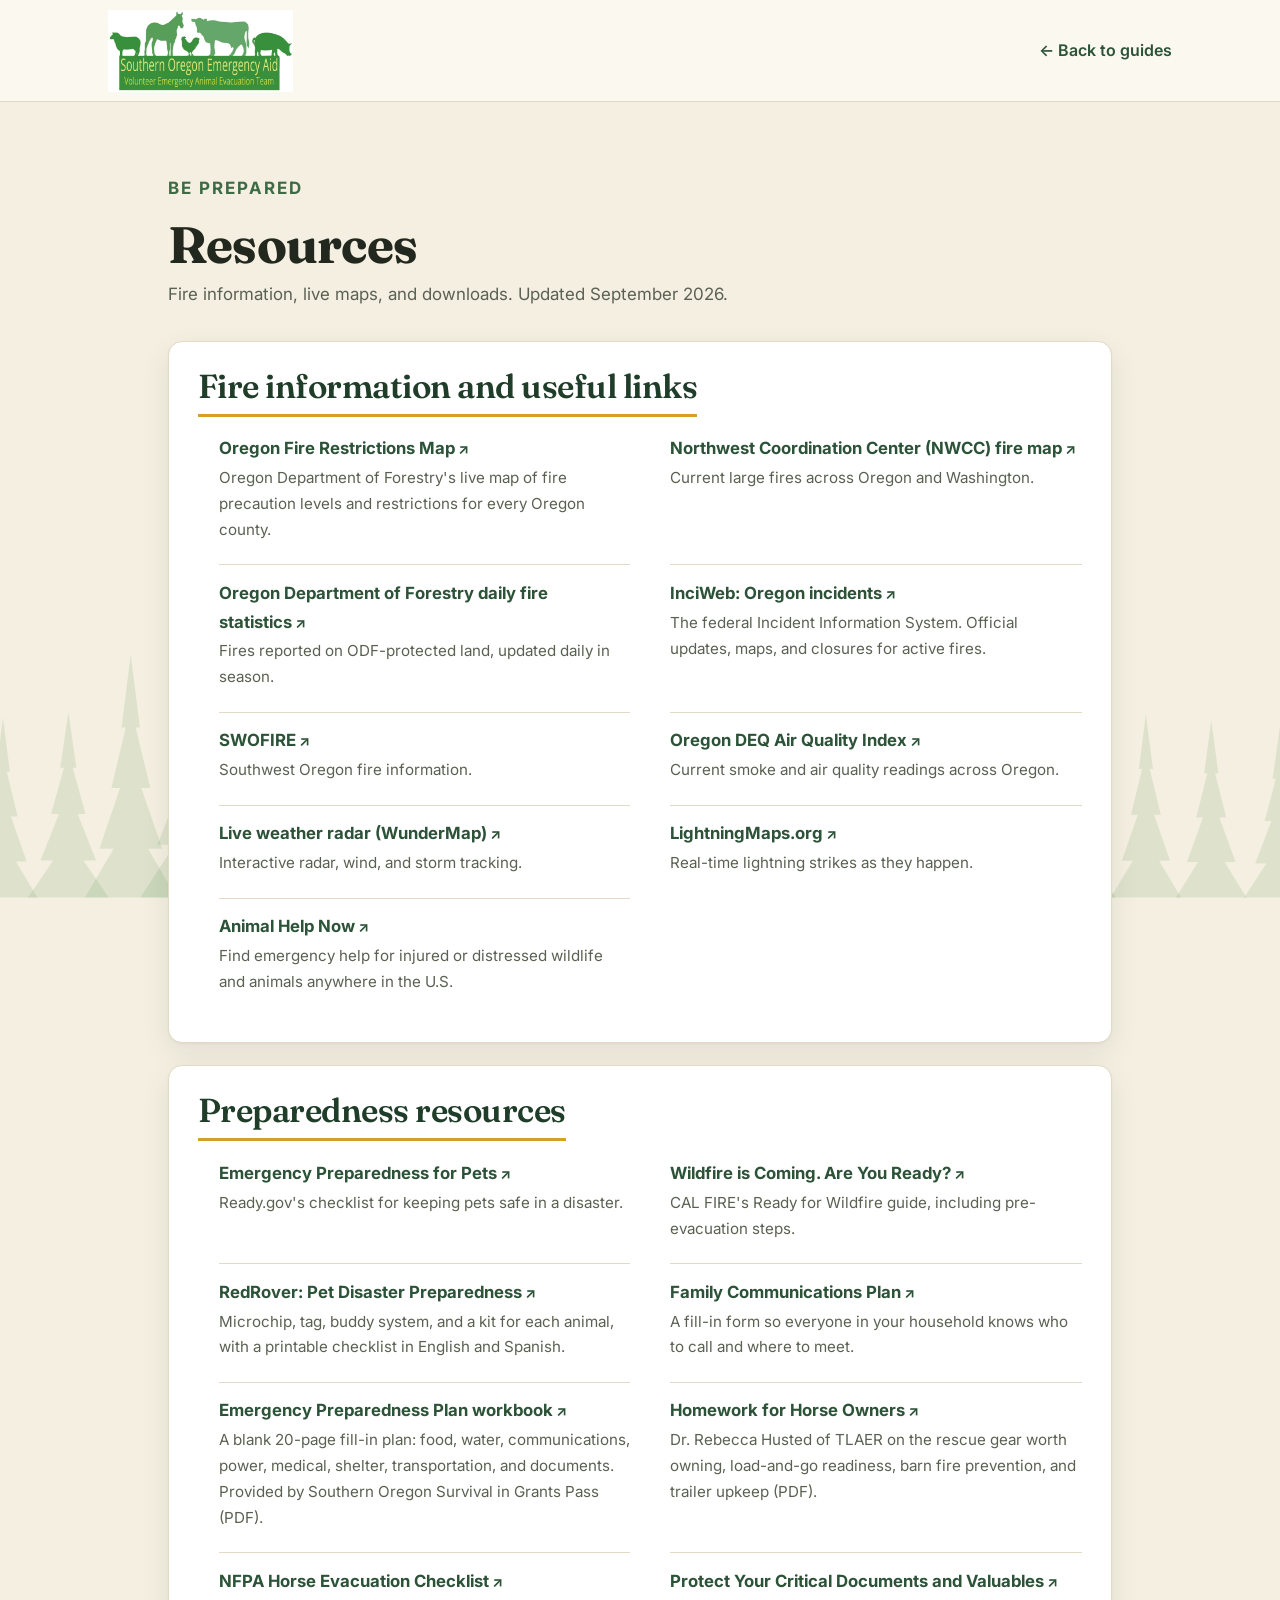
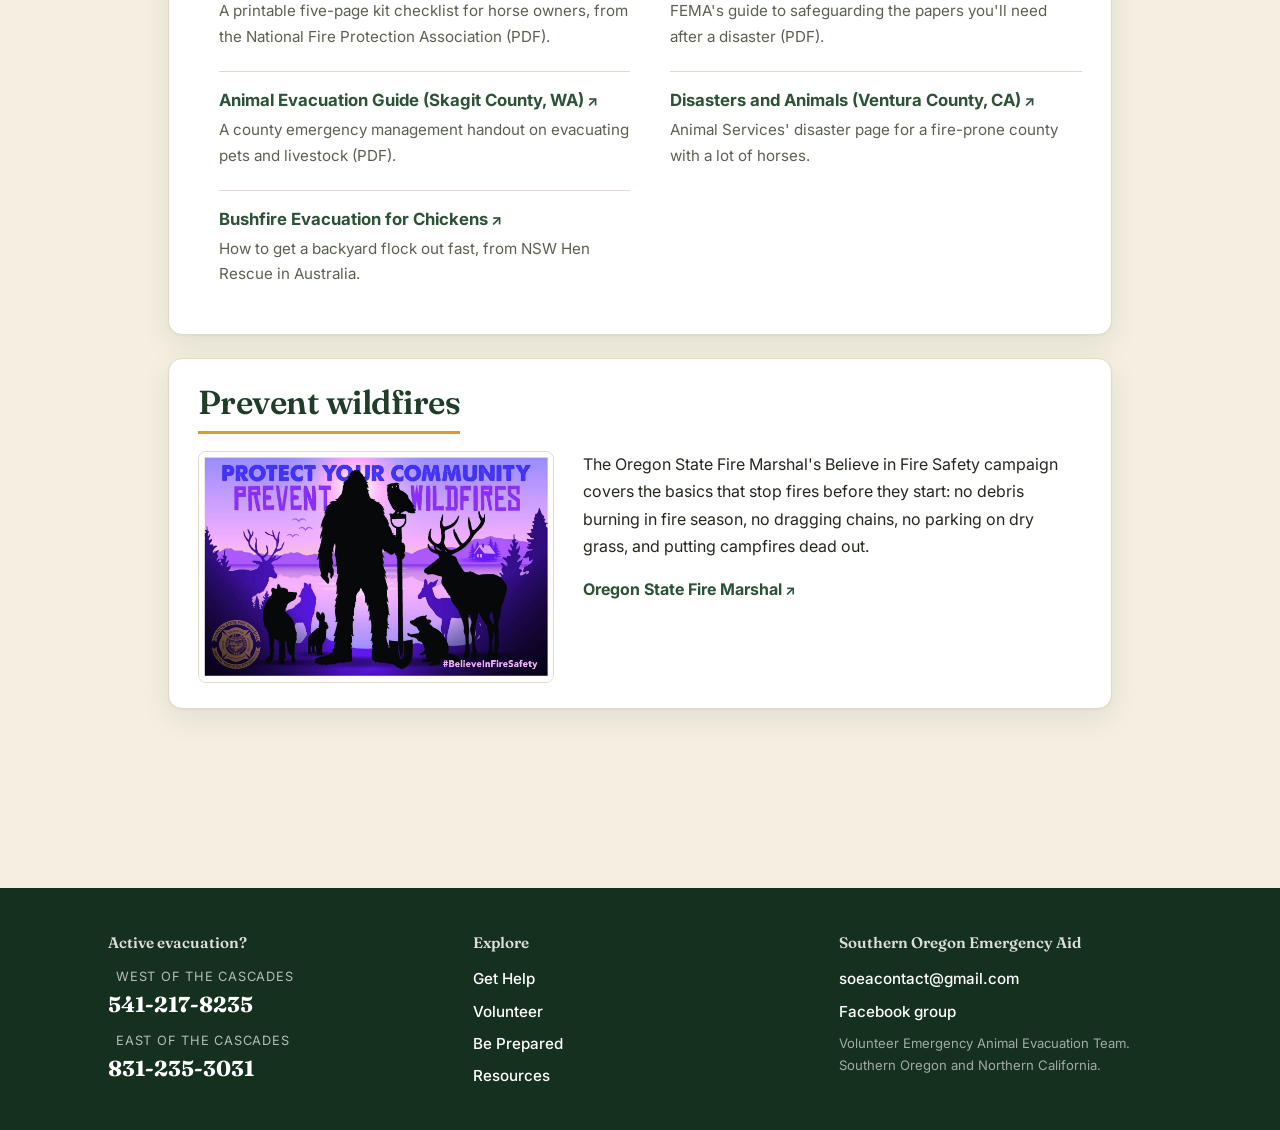
<file: resources.html>
<!DOCTYPE html>
<html lang="en">
<head>
<meta charset="utf-8" />
<meta name="viewport" content="width=device-width, initial-scale=1" />
<title>Resources · Southern Oregon Emergency Aid</title>
<meta name="description" content="Fire information sites, live maps, and downloadable preparedness resources for pet and livestock owners in Southern Oregon and Northern California." />
<link rel="canonical" href="https://southernoregonemergencyaid.org/resources.html" />
<link rel="icon" href="assets/favicon.png" />
<link rel="preconnect" href="https://fonts.googleapis.com" />
<link rel="preconnect" href="https://fonts.gstatic.com" crossorigin />
<link href="https://fonts.googleapis.com/css2?family=Fraunces:ital,opsz,wght@0,9..144,500;0,9..144,600;0,9..144,700;1,9..144,500&family=Inter:wght@400;500;600;700;800&display=swap" rel="stylesheet" />
<link rel="stylesheet" href="site.css" />
<link rel="stylesheet" href="guides/guide.css" />
</head>
<body class="guide-page resources-page">

<header class="guide-top">
  <div class="container header-inner">
    <a class="brand" href="index.html"><img src="assets/logo.png" alt="Southern Oregon Emergency Aid" /></a>
    <a class="guide-back" href="index.html#prepared">&larr; Back to guides</a>
  </div>
</header>

<main class="guide-wrap resources-wrap">
  <p class="eyebrow">Be prepared</p>
  <h1>Resources</h1>
  <p class="guide-by">Fire information, live maps, and downloads. Updated September 2026.</p>

    <div class="links-band">
      <h3 class="links-h">Fire information and useful links</h3>
      <ul class="links-list">
        <li>
          <a href="https://gisapps.odf.oregon.gov/firerestrictions/ifpl.html" target="_blank" rel="noopener">Oregon Fire Restrictions Map</a>
          <span>Oregon Department of Forestry's live map of fire precaution levels and restrictions for every Oregon county.</span>
        </li>
        <li>
          <a href="https://gacc.nifc.gov/nwcc/information/firemap.aspx" target="_blank" rel="noopener">Northwest Coordination Center (NWCC) fire map</a>
          <span>Current large fires across Oregon and Washington.</span>
        </li>
        <li>
          <a href="https://www.oregon.gov/odf/fire/pages/firestats.aspx" target="_blank" rel="noopener">Oregon Department of Forestry daily fire statistics</a>
          <span>Fires reported on ODF-protected land, updated daily in season.</span>
        </li>
        <li>
          <a href="https://inciweb.wildfire.gov/state/38" target="_blank" rel="noopener">InciWeb: Oregon incidents</a>
          <span>The federal Incident Information System. Official updates, maps, and closures for active fires.</span>
        </li>
        <li>
          <a href="https://swofire.com/" target="_blank" rel="noopener">SWOFIRE</a>
          <span>Southwest Oregon fire information.</span>
        </li>
        <li>
          <a href="https://www.oregon.gov/deq/aq/Pages/AQI.aspx" target="_blank" rel="noopener">Oregon DEQ Air Quality Index</a>
          <span>Current smoke and air quality readings across Oregon.</span>
        </li>
        <li>
          <a href="https://www.wunderground.com/wundermap" target="_blank" rel="noopener">Live weather radar (WunderMap)</a>
          <span>Interactive radar, wind, and storm tracking.</span>
        </li>
        <li>
          <a href="https://www.lightningmaps.org/" target="_blank" rel="noopener">LightningMaps.org</a>
          <span>Real-time lightning strikes as they happen.</span>
        </li>
        <li>
          <a href="https://ahnow.org/" target="_blank" rel="noopener">Animal Help Now</a>
          <span>Find emergency help for injured or distressed wildlife and animals anywhere in the U.S.</span>
        </li>
      </ul>
    </div>

    <div class="links-band">
      <h3 class="links-h">Preparedness resources</h3>
      <ul class="links-list">
        <li>
          <a href="https://www.ready.gov/pets" target="_blank" rel="noopener">Emergency Preparedness for Pets</a>
          <span>Ready.gov's checklist for keeping pets safe in a disaster.</span>
        </li>
        <li>
          <a href="https://www.readyforwildfire.org/" target="_blank" rel="noopener">Wildfire is Coming. Are You Ready?</a>
          <span>CAL FIRE's Ready for Wildfire guide, including pre-evacuation steps.</span>
        </li>
        <li>
          <a href="https://redrover.org/pet-disaster-preparedness/" target="_blank" rel="noopener">RedRover: Pet Disaster Preparedness</a>
          <span>Microchip, tag, buddy system, and a kit for each animal, with a printable checklist in English and Spanish.</span>
        </li>
        <li>
          <a href="https://www.ready.gov/plan-form" target="_blank" rel="noopener">Family Communications Plan</a>
          <span>A fill-in form so everyone in your household knows who to call and where to meet.</span>
        </li>
        <li>
          <a href="assets/docs/emergency-preparedness-plan-template.pdf" target="_blank" rel="noopener">Emergency Preparedness Plan workbook</a>
          <span>A blank 20-page fill-in plan: food, water, communications, power, medical, shelter, transportation, and documents. Provided by Southern Oregon Survival in Grants Pass (PDF).</span>
        </li>
        <li>
          <a href="assets/docs/tlaer-homework-for-horse-owners.pdf" target="_blank" rel="noopener">Homework for Horse Owners</a>
          <span>Dr. Rebecca Husted of TLAER on the rescue gear worth owning, load-and-go readiness, barn fire prevention, and trailer upkeep (PDF).</span>
        </li>
        <li>
          <a href="assets/docs/nfpa-wildfire-preparedness-for-horses.pdf" target="_blank" rel="noopener">NFPA Horse Evacuation Checklist</a>
          <span>A printable five-page kit checklist for horse owners, from the National Fire Protection Association (PDF).</span>
        </li>
        <li>
          <a href="https://www.ready.gov/sites/default/files/2020-03/fema_safeguard-critical-documents-and-valuables.pdf" target="_blank" rel="noopener">Protect Your Critical Documents and Valuables</a>
          <span>FEMA's guide to safeguarding the papers you'll need after a disaster (PDF).</span>
        </li>
        <li>
          <a href="https://www.skagitcounty.net/EmergencyManagement/Documents/Animal%20Evacuation.pdf" target="_blank" rel="noopener">Animal Evacuation Guide (Skagit County, WA)</a>
          <span>A county emergency management handout on evacuating pets and livestock (PDF).</span>
        </li>
        <li>
          <a href="https://animalservices.venturacounty.gov/disaster/" target="_blank" rel="noopener">Disasters and Animals (Ventura County, CA)</a>
          <span>Animal Services' disaster page for a fire-prone county with a lot of horses.</span>
        </li>
        <li>
          <a href="https://henrescue.org/hen-care/bushfire-evacuation/" target="_blank" rel="noopener">Bushfire Evacuation for Chickens</a>
          <span>How to get a backyard flock out fast, from NSW Hen Rescue in Australia.</span>
        </li>
      </ul>
    </div>
    <div class="links-band poster-band">
      <h3 class="links-h">Prevent wildfires</h3>
      <div class="recovery-grid">
        <a class="recovery-img" href="https://www.oregon.gov/osfm/pages/default.aspx" target="_blank" rel="noopener"><img src="assets/photos/osfm-prevent-wildfires-poster.jpg" alt="Oregon State Fire Marshal poster: Protect Your Community, Prevent Wildfires. Bigfoot with a shovel surrounded by forest animals. #BelieveInFireSafety" loading="lazy" /></a>
        <div>
          <p>The Oregon State Fire Marshal's Believe in Fire Safety campaign covers the basics that stop fires before they start: no debris burning in fire season, no dragging chains, no parking on dry grass, and putting campfires dead out.</p>
          <p><a href="https://www.oregon.gov/osfm/pages/default.aspx" target="_blank" rel="noopener">Oregon State Fire Marshal</a></p>
        </div>
      </div>
    </div>
</main>

<footer class="guide-foot">
  <div class="container gf-grid">
    <div class="gf-col">
      <p class="gf-h">Active evacuation?</p>
      <p><span class="gf-label">West of the Cascades</span><a href="tel:+15412178235">541-217-8235</a></p>
      <p><span class="gf-label">East of the Cascades</span><a href="tel:+18312353031">831-235-3031</a></p>
    </div>
    <div class="gf-col">
      <p class="gf-h">Explore</p>
      <p><a class="gf-link" href="index.html#get-help">Get Help</a></p>
      <p><a class="gf-link" href="index.html#volunteer">Volunteer</a></p>
      <p><a class="gf-link" href="index.html#prepared">Be Prepared</a></p>
      <p><a class="gf-link" href="resources.html">Resources</a></p>
    </div>
    <div class="gf-col">
      <p class="gf-h">Southern Oregon Emergency Aid</p>
      <p><a class="gf-link" href="mailto:soeacontact@gmail.com">soeacontact@gmail.com</a></p>
      <p><a class="gf-link" href="https://www.facebook.com/groups/southernoregonemergencyaid" target="_blank" rel="noopener">Facebook group</a></p>
      <p class="gf-micro">Volunteer Emergency Animal Evacuation Team. Southern Oregon and Northern California.</p>
    </div>
  </div>
</footer>

</body>
</html>
</file>
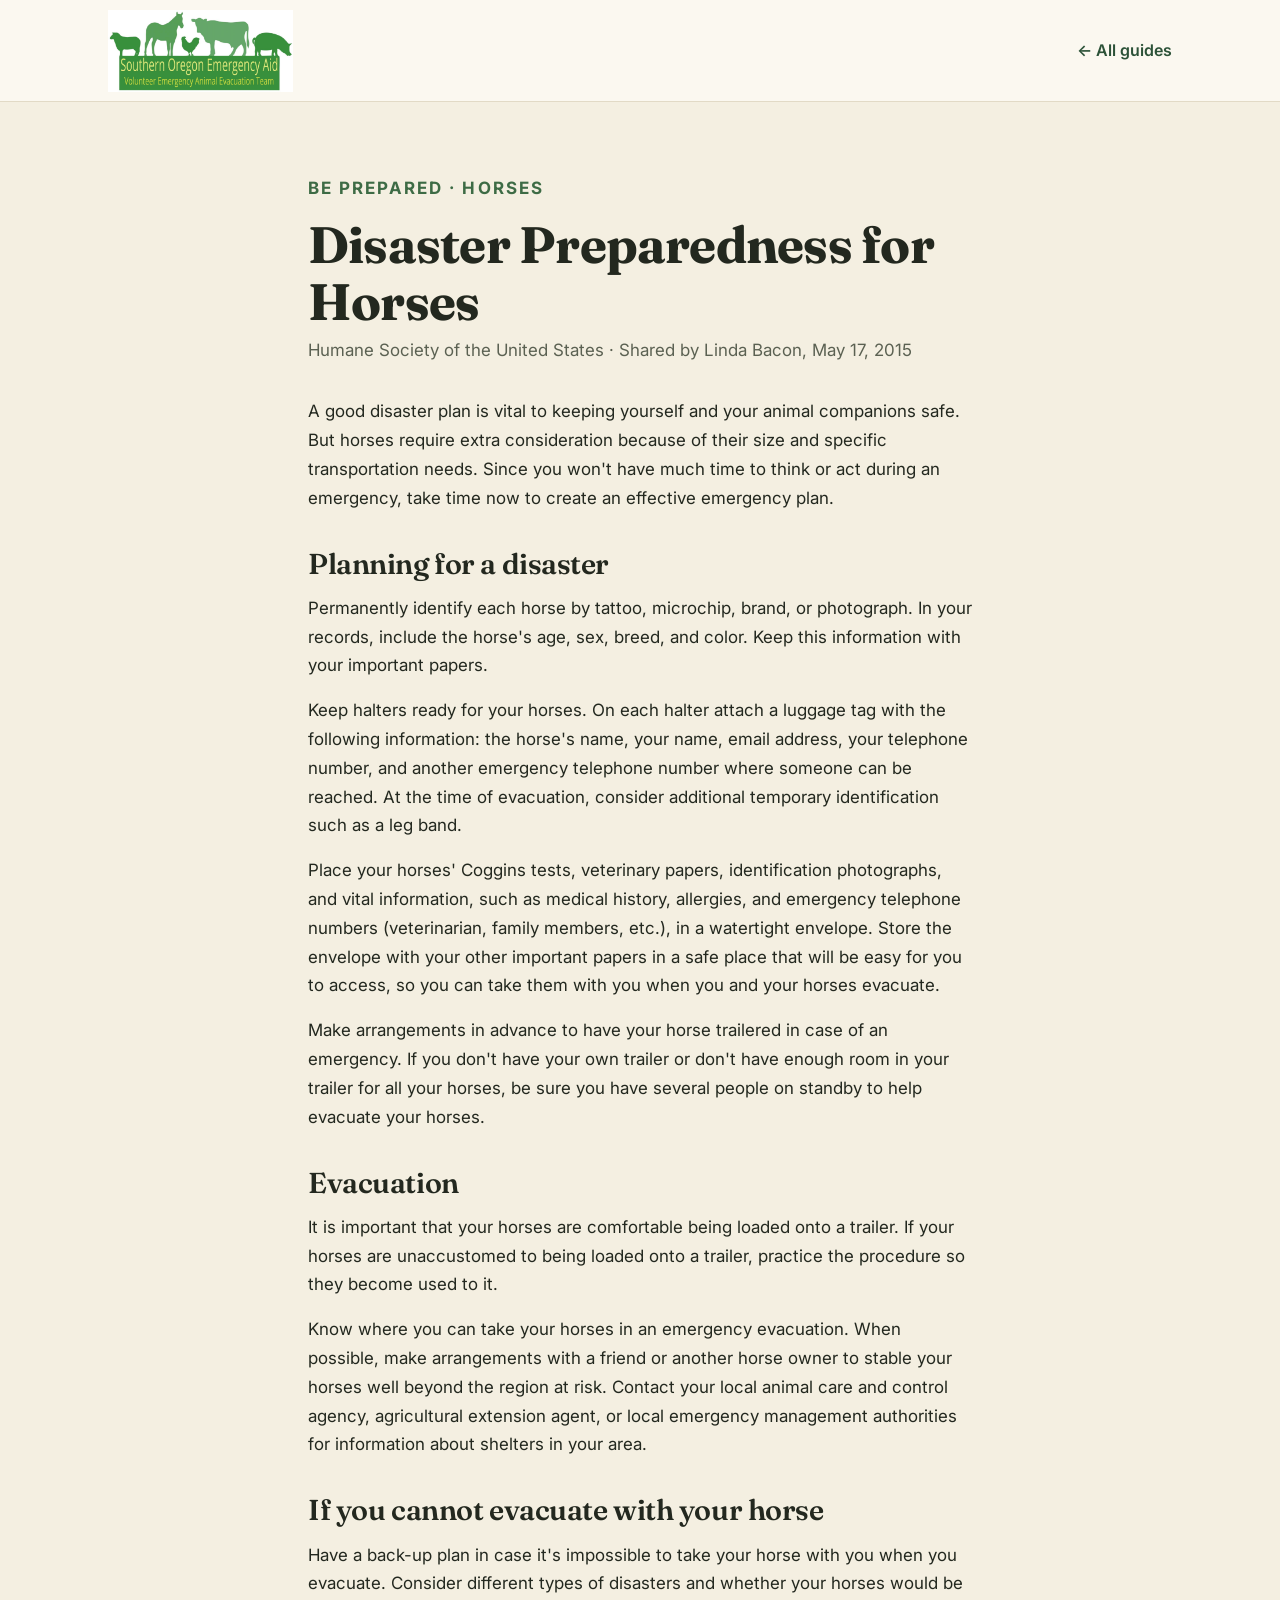
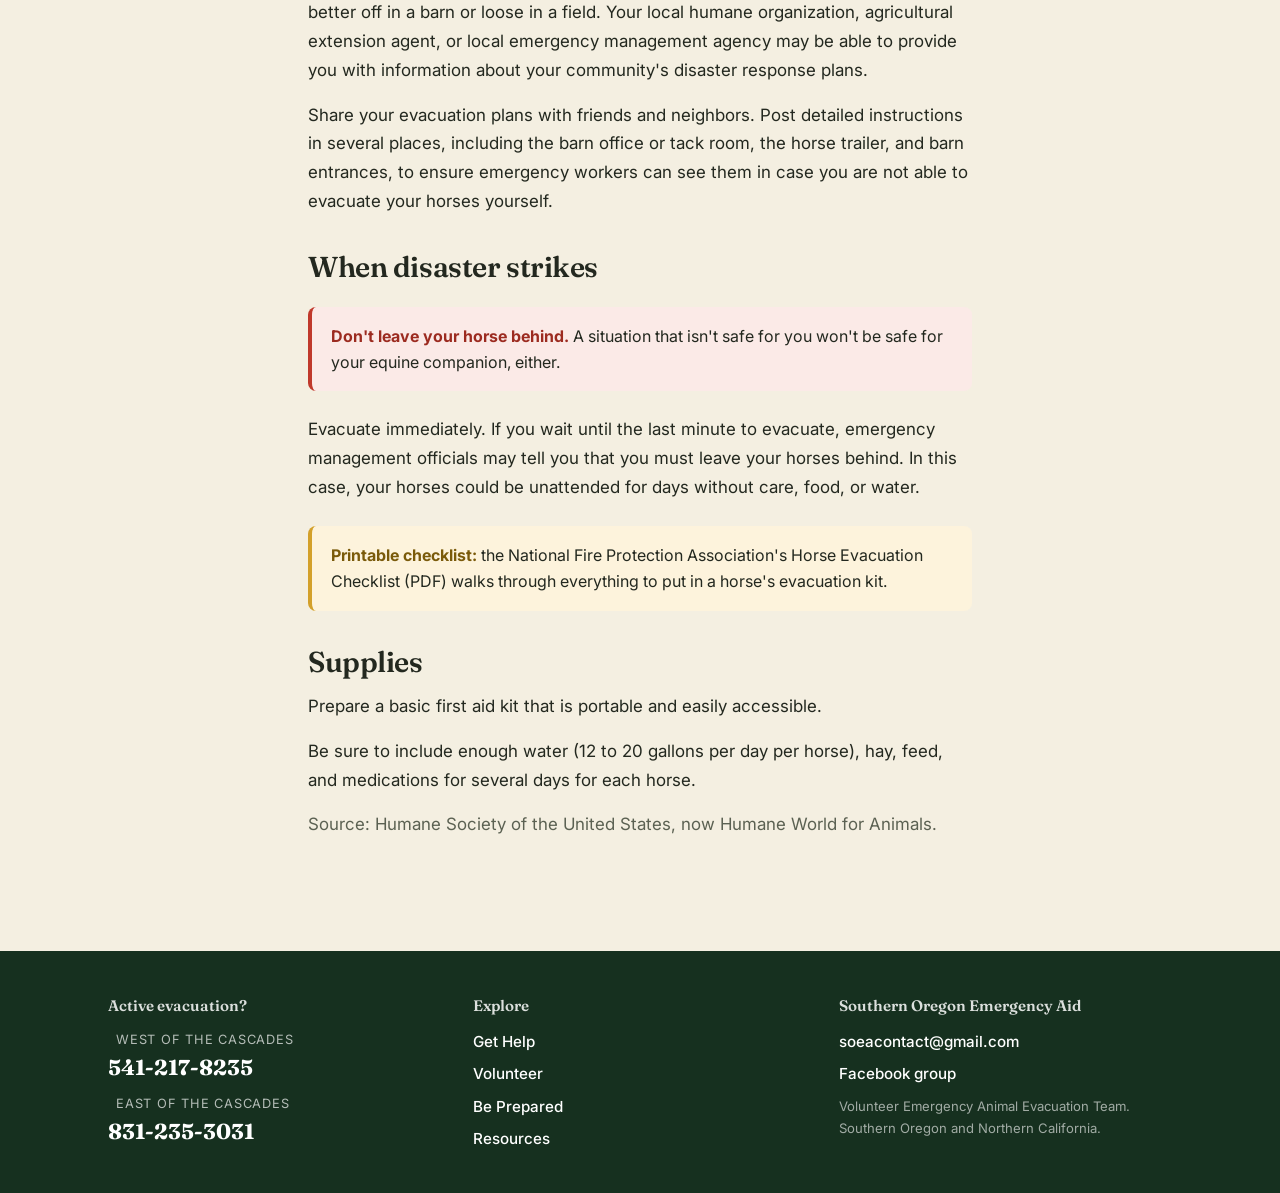
<file: guides/disaster-preparedness-for-horses.html>
<!DOCTYPE html>
<html lang="en">
<head>
<meta charset="utf-8" />
<meta name="viewport" content="width=device-width, initial-scale=1" />
<title>Disaster Preparedness for Horses · Southern Oregon Emergency Aid</title>
<meta name="description" content="Horses need extra planning because of their size and transport needs: permanent ID, papers, trailer arrangements, evacuation practice, and supplies." />
<link rel="canonical" href="https://southernoregonemergencyaid.org/guides/disaster-preparedness-for-horses.html" />
<link rel="icon" href="../assets/favicon.png" />
<link rel="preconnect" href="https://fonts.googleapis.com" />
<link rel="preconnect" href="https://fonts.gstatic.com" crossorigin />
<link href="https://fonts.googleapis.com/css2?family=Fraunces:ital,opsz,wght@0,9..144,500;0,9..144,600;0,9..144,700;1,9..144,500&family=Inter:wght@400;500;600;700;800&display=swap" rel="stylesheet" />
<link rel="stylesheet" href="../site.css" />
<link rel="stylesheet" href="guide.css" />
</head>
<body class="guide-page">

<header class="guide-top">
  <div class="container header-inner">
    <a class="brand" href="../index.html"><img src="../assets/logo.png" alt="Southern Oregon Emergency Aid" /></a>
    <a class="guide-back" href="../index.html#prepared">&larr; All guides</a>
  </div>
</header>

<main class="guide-wrap">
  <p class="eyebrow">Be prepared · Horses</p>
  <h1>Disaster Preparedness for Horses</h1>
  <p class="guide-by">Humane Society of the United States · Shared by Linda Bacon, May 17, 2015</p>

  <p>A good disaster plan is vital to keeping yourself and your animal companions safe. But horses require extra consideration because of their size and specific transportation needs. Since you won't have much time to think or act during an emergency, take time now to create an effective emergency plan.</p>

  <h2>Planning for a disaster</h2>
  <p>Permanently identify each horse by tattoo, microchip, brand, or photograph. In your records, include the horse's age, sex, breed, and color. Keep this information with your important papers.</p>
  <p>Keep halters ready for your horses. On each halter attach a luggage tag with the following information: the horse's name, your name, email address, your telephone number, and another emergency telephone number where someone can be reached. At the time of evacuation, consider additional temporary identification such as a leg band.</p>
  <p>Place your horses' Coggins tests, veterinary papers, identification photographs, and vital information, such as medical history, allergies, and emergency telephone numbers (veterinarian, family members, etc.), in a watertight envelope. Store the envelope with your other important papers in a safe place that will be easy for you to access, so you can take them with you when you and your horses evacuate.</p>
  <p>Make arrangements in advance to have your horse trailered in case of an emergency. If you don't have your own trailer or don't have enough room in your trailer for all your horses, be sure you have several people on standby to help evacuate your horses.</p>

  <h2>Evacuation</h2>
  <p>It is important that your horses are comfortable being loaded onto a trailer. If your horses are unaccustomed to being loaded onto a trailer, practice the procedure so they become used to it.</p>
  <p>Know where you can take your horses in an emergency evacuation. When possible, make arrangements with a friend or another horse owner to stable your horses well beyond the region at risk. Contact your local animal care and control agency, agricultural extension agent, or local emergency management authorities for information about shelters in your area.</p>

  <h2>If you cannot evacuate with your horse</h2>
  <p>Have a back-up plan in case it's impossible to take your horse with you when you evacuate. Consider different types of disasters and whether your horses would be better off in a barn or loose in a field. Your local humane organization, agricultural extension agent, or local emergency management agency may be able to provide you with information about your community's disaster response plans.</p>
  <p>Share your evacuation plans with friends and neighbors. Post detailed instructions in several places, including the barn office or tack room, the horse trailer, and barn entrances, to ensure emergency workers can see them in case you are not able to evacuate your horses yourself.</p>

  <h2>When disaster strikes</h2>
  <div class="callout"><strong>Don't leave your horse behind.</strong> A situation that isn't safe for you won't be safe for your equine companion, either.</div>
  <p>Evacuate immediately. If you wait until the last minute to evacuate, emergency management officials may tell you that you must leave your horses behind. In this case, your horses could be unattended for days without care, food, or water.</p>

  <div class="callout callout-amber"><strong>Printable checklist:</strong> the National Fire Protection Association's <a href="../assets/docs/nfpa-wildfire-preparedness-for-horses.pdf" target="_blank" rel="noopener">Horse Evacuation Checklist (PDF)</a> walks through everything to put in a horse's evacuation kit.</div>

  <h2>Supplies</h2>
  <p>Prepare a basic first aid kit that is portable and easily accessible.</p>
  <p>Be sure to include enough water (12 to 20 gallons per day per horse), hay, feed, and medications for several days for each horse.</p>

  <p class="micro">Source: Humane Society of the United States, now <a href="https://www.humaneworld.org/en/resources/equine-disaster-preparedness" target="_blank" rel="noopener">Humane World for Animals</a>.</p>
</main>

<footer class="guide-foot">
  <div class="container gf-grid">
    <div class="gf-col">
      <p class="gf-h">Active evacuation?</p>
      <p><span class="gf-label">West of the Cascades</span><a href="tel:+15412178235">541-217-8235</a></p>
      <p><span class="gf-label">East of the Cascades</span><a href="tel:+18312353031">831-235-3031</a></p>
    </div>
    <div class="gf-col">
      <p class="gf-h">Explore</p>
      <p><a class="gf-link" href="../index.html#get-help">Get Help</a></p>
      <p><a class="gf-link" href="../index.html#volunteer">Volunteer</a></p>
      <p><a class="gf-link" href="../index.html#prepared">Be Prepared</a></p>
      <p><a class="gf-link" href="../resources.html">Resources</a></p>
    </div>
    <div class="gf-col">
      <p class="gf-h">Southern Oregon Emergency Aid</p>
      <p><a class="gf-link" href="mailto:soeacontact@gmail.com">soeacontact@gmail.com</a></p>
      <p><a class="gf-link" href="https://www.facebook.com/groups/southernoregonemergencyaid" target="_blank" rel="noopener">Facebook group</a></p>
      <p class="gf-micro">Volunteer Emergency Animal Evacuation Team. Southern Oregon and Northern California.</p>
    </div>
  </div>
</footer>

</body>
</html>
</file>
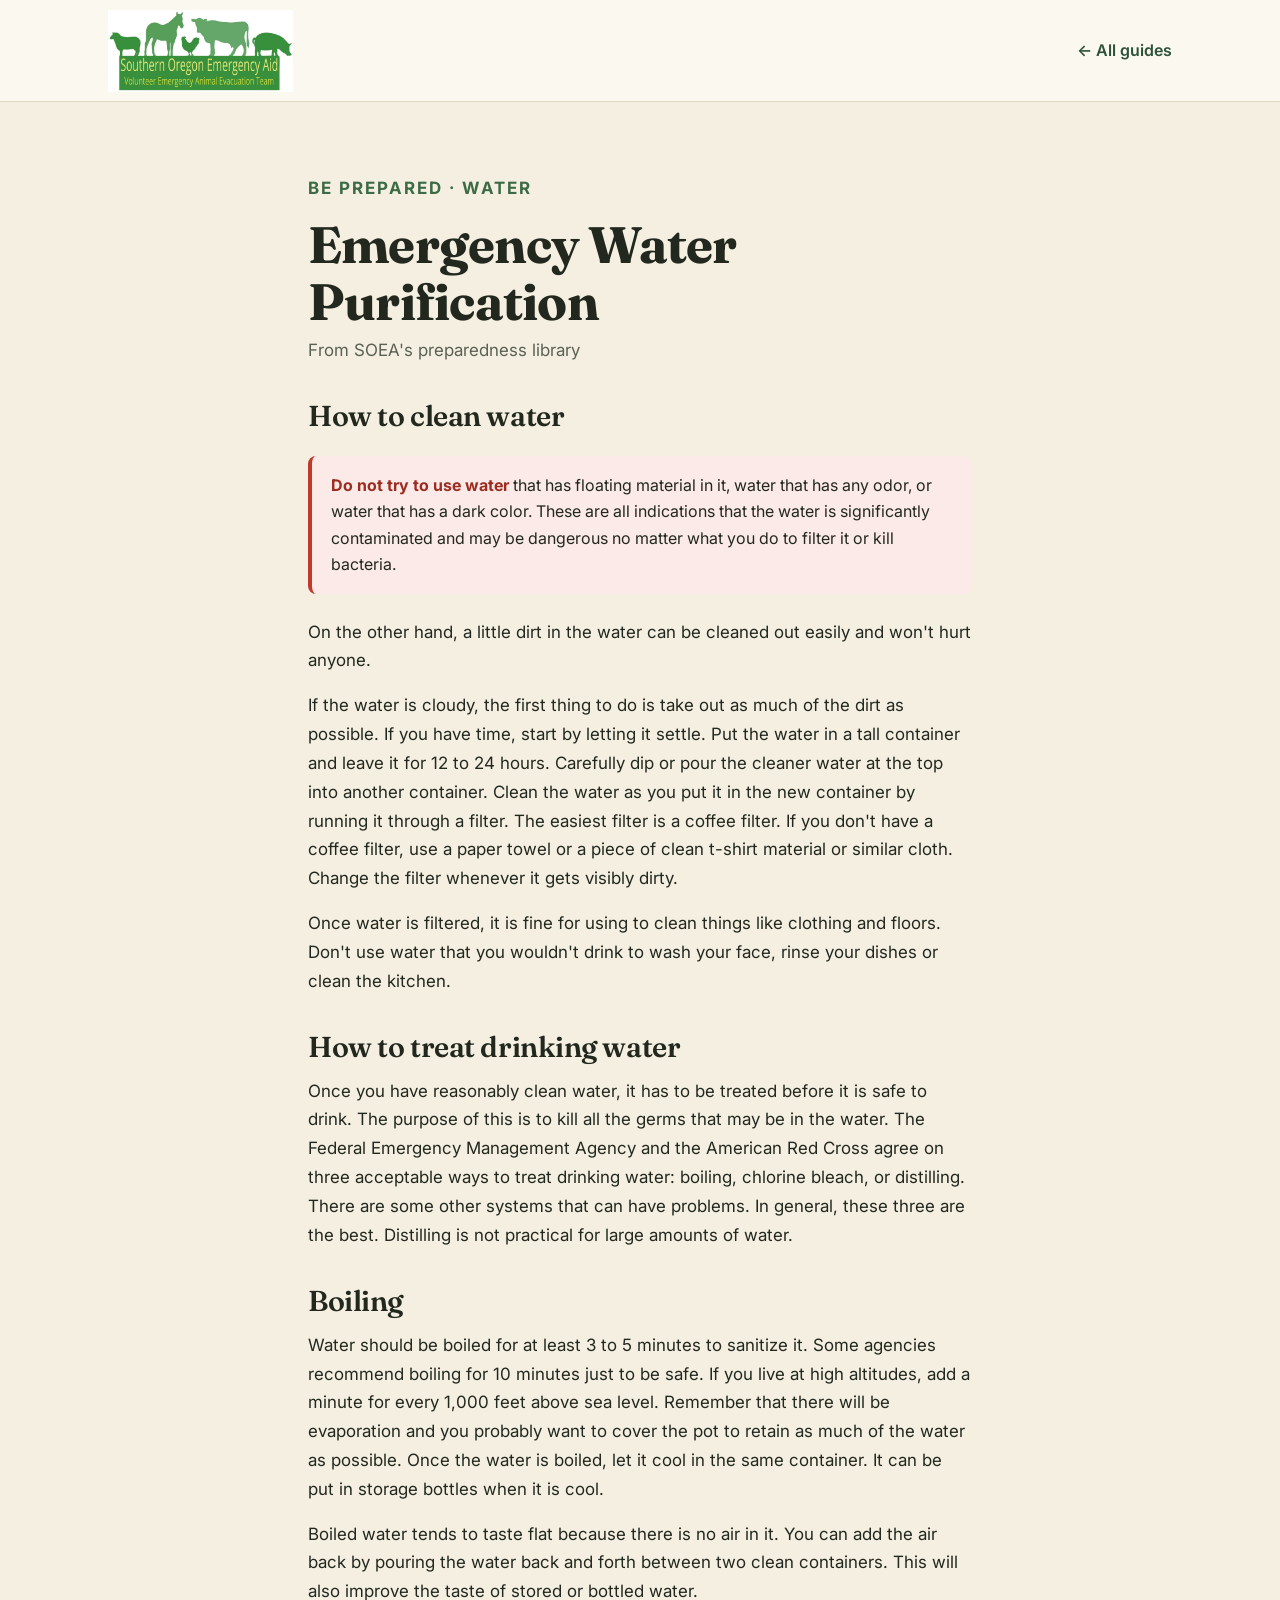
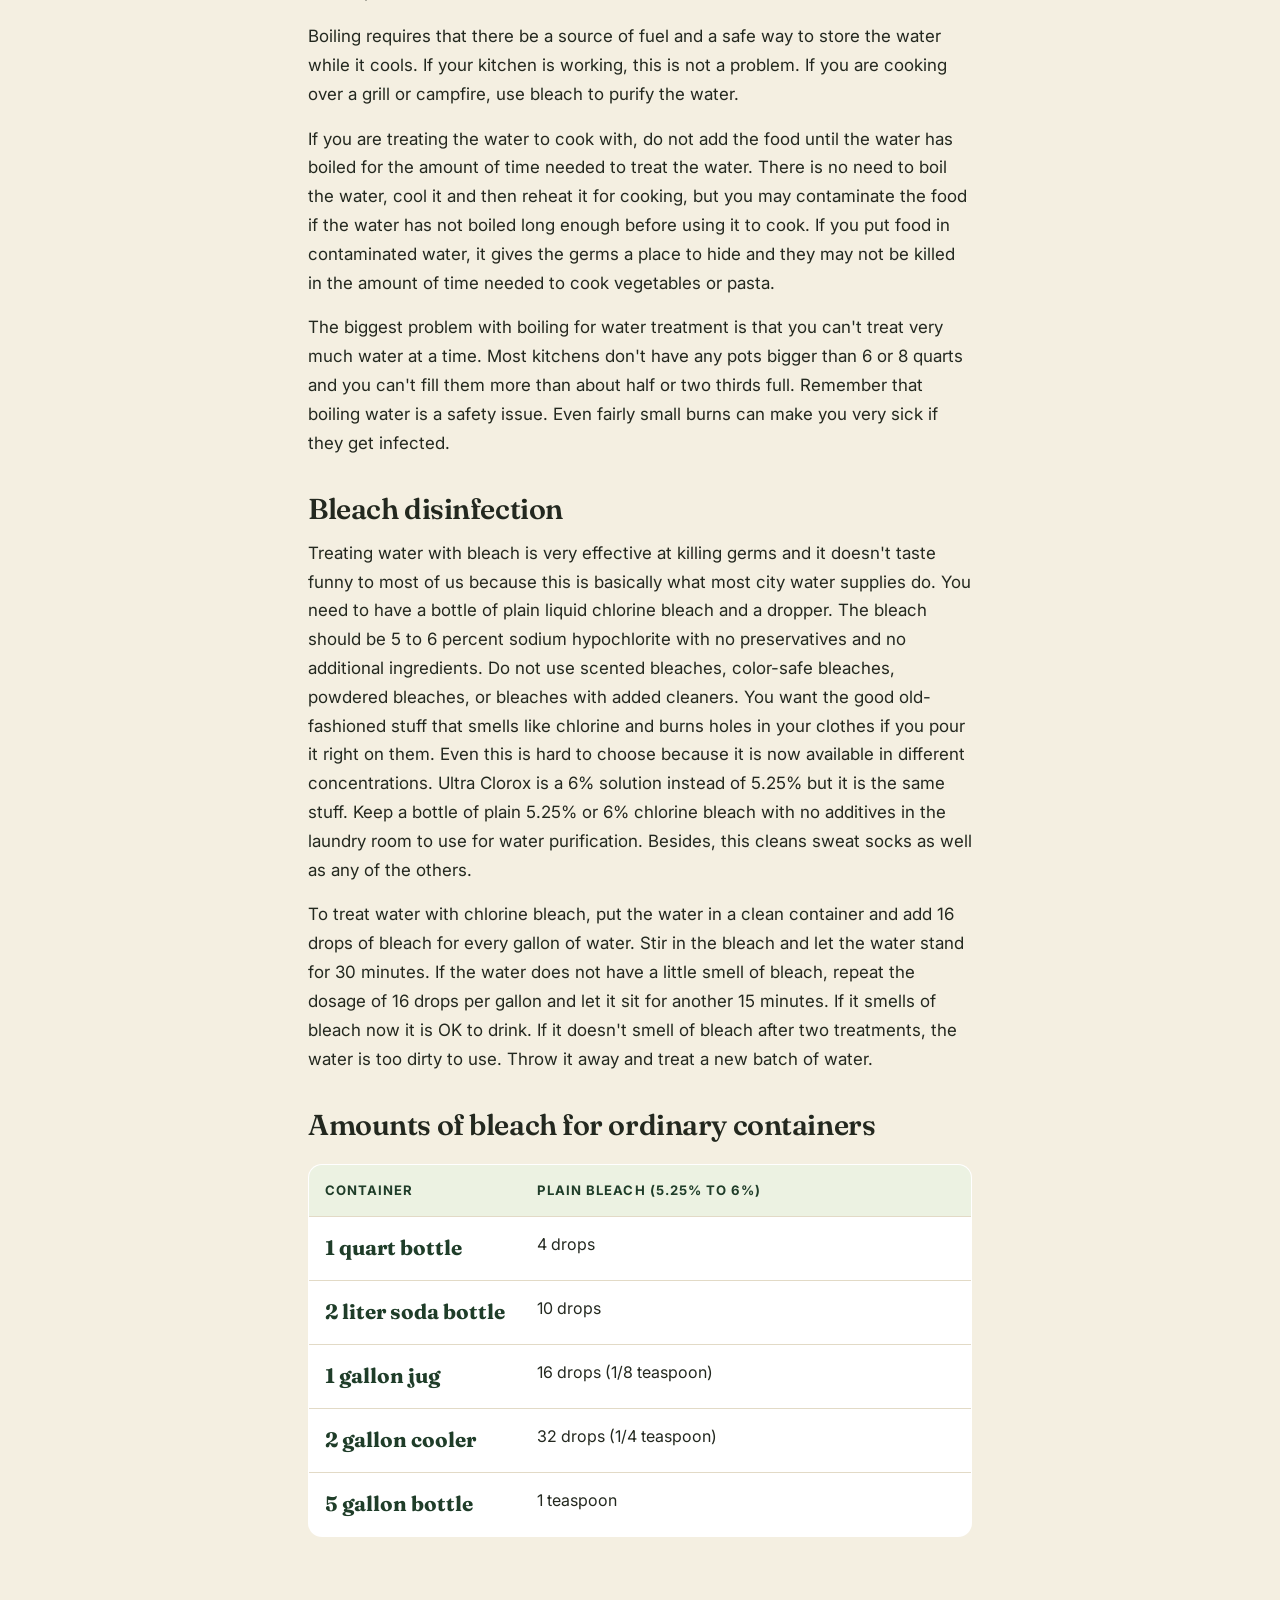
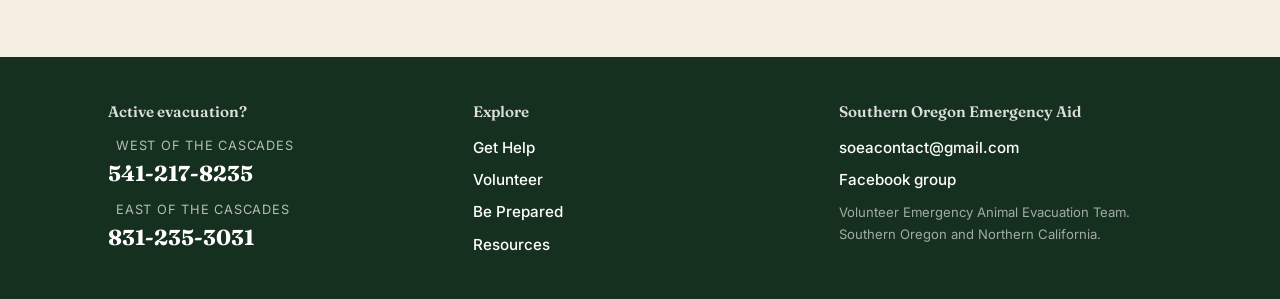
<file: guides/emergency-water-purification.html>
<!DOCTYPE html>
<html lang="en">
<head>
<meta charset="utf-8" />
<meta name="viewport" content="width=device-width, initial-scale=1" />
<title>Emergency Water Purification · Southern Oregon Emergency Aid</title>
<meta name="description" content="How to clean and treat water so it is safe to drink when the taps are off: settling, filtering, boiling, and bleach doses for common containers." />
<link rel="canonical" href="https://southernoregonemergencyaid.org/guides/emergency-water-purification.html" />
<link rel="icon" href="../assets/favicon.png" />
<link rel="preconnect" href="https://fonts.googleapis.com" />
<link rel="preconnect" href="https://fonts.gstatic.com" crossorigin />
<link href="https://fonts.googleapis.com/css2?family=Fraunces:ital,opsz,wght@0,9..144,500;0,9..144,600;0,9..144,700;1,9..144,500&family=Inter:wght@400;500;600;700;800&display=swap" rel="stylesheet" />
<link rel="stylesheet" href="../site.css" />
<link rel="stylesheet" href="guide.css" />
</head>
<body class="guide-page">

<header class="guide-top">
  <div class="container header-inner">
    <a class="brand" href="../index.html"><img src="../assets/logo.png" alt="Southern Oregon Emergency Aid" /></a>
    <a class="guide-back" href="../index.html#prepared">&larr; All guides</a>
  </div>
</header>

<main class="guide-wrap">
  <p class="eyebrow">Be prepared · Water</p>
  <h1>Emergency Water Purification</h1>
  <p class="guide-by">From SOEA's preparedness library</p>

  <h2>How to clean water</h2>
  <div class="callout"><strong>Do not try to use water</strong> that has floating material in it, water that has any odor, or water that has a dark color. These are all indications that the water is significantly contaminated and may be dangerous no matter what you do to filter it or kill bacteria.</div>
  <p>On the other hand, a little dirt in the water can be cleaned out easily and won't hurt anyone.</p>
  <p>If the water is cloudy, the first thing to do is take out as much of the dirt as possible. If you have time, start by letting it settle. Put the water in a tall container and leave it for 12 to 24 hours. Carefully dip or pour the cleaner water at the top into another container. Clean the water as you put it in the new container by running it through a filter. The easiest filter is a coffee filter. If you don't have a coffee filter, use a paper towel or a piece of clean t-shirt material or similar cloth. Change the filter whenever it gets visibly dirty.</p>
  <p>Once water is filtered, it is fine for using to clean things like clothing and floors. Don't use water that you wouldn't drink to wash your face, rinse your dishes or clean the kitchen.</p>

  <h2>How to treat drinking water</h2>
  <p>Once you have reasonably clean water, it has to be treated before it is safe to drink. The purpose of this is to kill all the germs that may be in the water. The Federal Emergency Management Agency and the American Red Cross agree on three acceptable ways to treat drinking water: boiling, chlorine bleach, or distilling. There are some other systems that can have problems. In general, these three are the best. Distilling is not practical for large amounts of water.</p>

  <h2>Boiling</h2>
  <p>Water should be boiled for at least 3 to 5 minutes to sanitize it. Some agencies recommend boiling for 10 minutes just to be safe. If you live at high altitudes, add a minute for every 1,000 feet above sea level. Remember that there will be evaporation and you probably want to cover the pot to retain as much of the water as possible. Once the water is boiled, let it cool in the same container. It can be put in storage bottles when it is cool.</p>
  <p>Boiled water tends to taste flat because there is no air in it. You can add the air back by pouring the water back and forth between two clean containers. This will also improve the taste of stored or bottled water.</p>
  <p>Boiling requires that there be a source of fuel and a safe way to store the water while it cools. If your kitchen is working, this is not a problem. If you are cooking over a grill or campfire, use bleach to purify the water.</p>
  <p>If you are treating the water to cook with, do not add the food until the water has boiled for the amount of time needed to treat the water. There is no need to boil the water, cool it and then reheat it for cooking, but you may contaminate the food if the water has not boiled long enough before using it to cook. If you put food in contaminated water, it gives the germs a place to hide and they may not be killed in the amount of time needed to cook vegetables or pasta.</p>
  <p>The biggest problem with boiling for water treatment is that you can't treat very much water at a time. Most kitchens don't have any pots bigger than 6 or 8 quarts and you can't fill them more than about half or two thirds full. Remember that boiling water is a safety issue. Even fairly small burns can make you very sick if they get infected.</p>

  <h2>Bleach disinfection</h2>
  <p>Treating water with bleach is very effective at killing germs and it doesn't taste funny to most of us because this is basically what most city water supplies do. You need to have a bottle of plain liquid chlorine bleach and a dropper. The bleach should be 5 to 6 percent sodium hypochlorite with no preservatives and no additional ingredients. Do not use scented bleaches, color-safe bleaches, powdered bleaches, or bleaches with added cleaners. You want the good old-fashioned stuff that smells like chlorine and burns holes in your clothes if you pour it right on them. Even this is hard to choose because it is now available in different concentrations. Ultra Clorox is a 6% solution instead of 5.25% but it is the same stuff. Keep a bottle of plain 5.25% or 6% chlorine bleach with no additives in the laundry room to use for water purification. Besides, this cleans sweat socks as well as any of the others.</p>
  <p>To treat water with chlorine bleach, put the water in a clean container and add 16 drops of bleach for every gallon of water. Stir in the bleach and let the water stand for 30 minutes. If the water does not have a little smell of bleach, repeat the dosage of 16 drops per gallon and let it sit for another 15 minutes. If it smells of bleach now it is OK to drink. If it doesn't smell of bleach after two treatments, the water is too dirty to use. Throw it away and treat a new batch of water.</p>

  <h2>Amounts of bleach for ordinary containers</h2>
  <table class="lal-table">
    <thead><tr><th>Container</th><th>Plain bleach (5.25% to 6%)</th></tr></thead>
    <tbody>
      <tr><td>1 quart bottle</td><td>4 drops</td></tr>
      <tr><td>2 liter soda bottle</td><td>10 drops</td></tr>
      <tr><td>1 gallon jug</td><td>16 drops (1/8 teaspoon)</td></tr>
      <tr><td>2 gallon cooler</td><td>32 drops (1/4 teaspoon)</td></tr>
      <tr><td>5 gallon bottle</td><td>1 teaspoon</td></tr>
    </tbody>
  </table>
</main>

<footer class="guide-foot">
  <div class="container gf-grid">
    <div class="gf-col">
      <p class="gf-h">Active evacuation?</p>
      <p><span class="gf-label">West of the Cascades</span><a href="tel:+15412178235">541-217-8235</a></p>
      <p><span class="gf-label">East of the Cascades</span><a href="tel:+18312353031">831-235-3031</a></p>
    </div>
    <div class="gf-col">
      <p class="gf-h">Explore</p>
      <p><a class="gf-link" href="../index.html#get-help">Get Help</a></p>
      <p><a class="gf-link" href="../index.html#volunteer">Volunteer</a></p>
      <p><a class="gf-link" href="../index.html#prepared">Be Prepared</a></p>
      <p><a class="gf-link" href="../resources.html">Resources</a></p>
    </div>
    <div class="gf-col">
      <p class="gf-h">Southern Oregon Emergency Aid</p>
      <p><a class="gf-link" href="mailto:soeacontact@gmail.com">soeacontact@gmail.com</a></p>
      <p><a class="gf-link" href="https://www.facebook.com/groups/southernoregonemergencyaid" target="_blank" rel="noopener">Facebook group</a></p>
      <p class="gf-micro">Volunteer Emergency Animal Evacuation Team. Southern Oregon and Northern California.</p>
    </div>
  </div>
</footer>

</body>
</html>
</file>
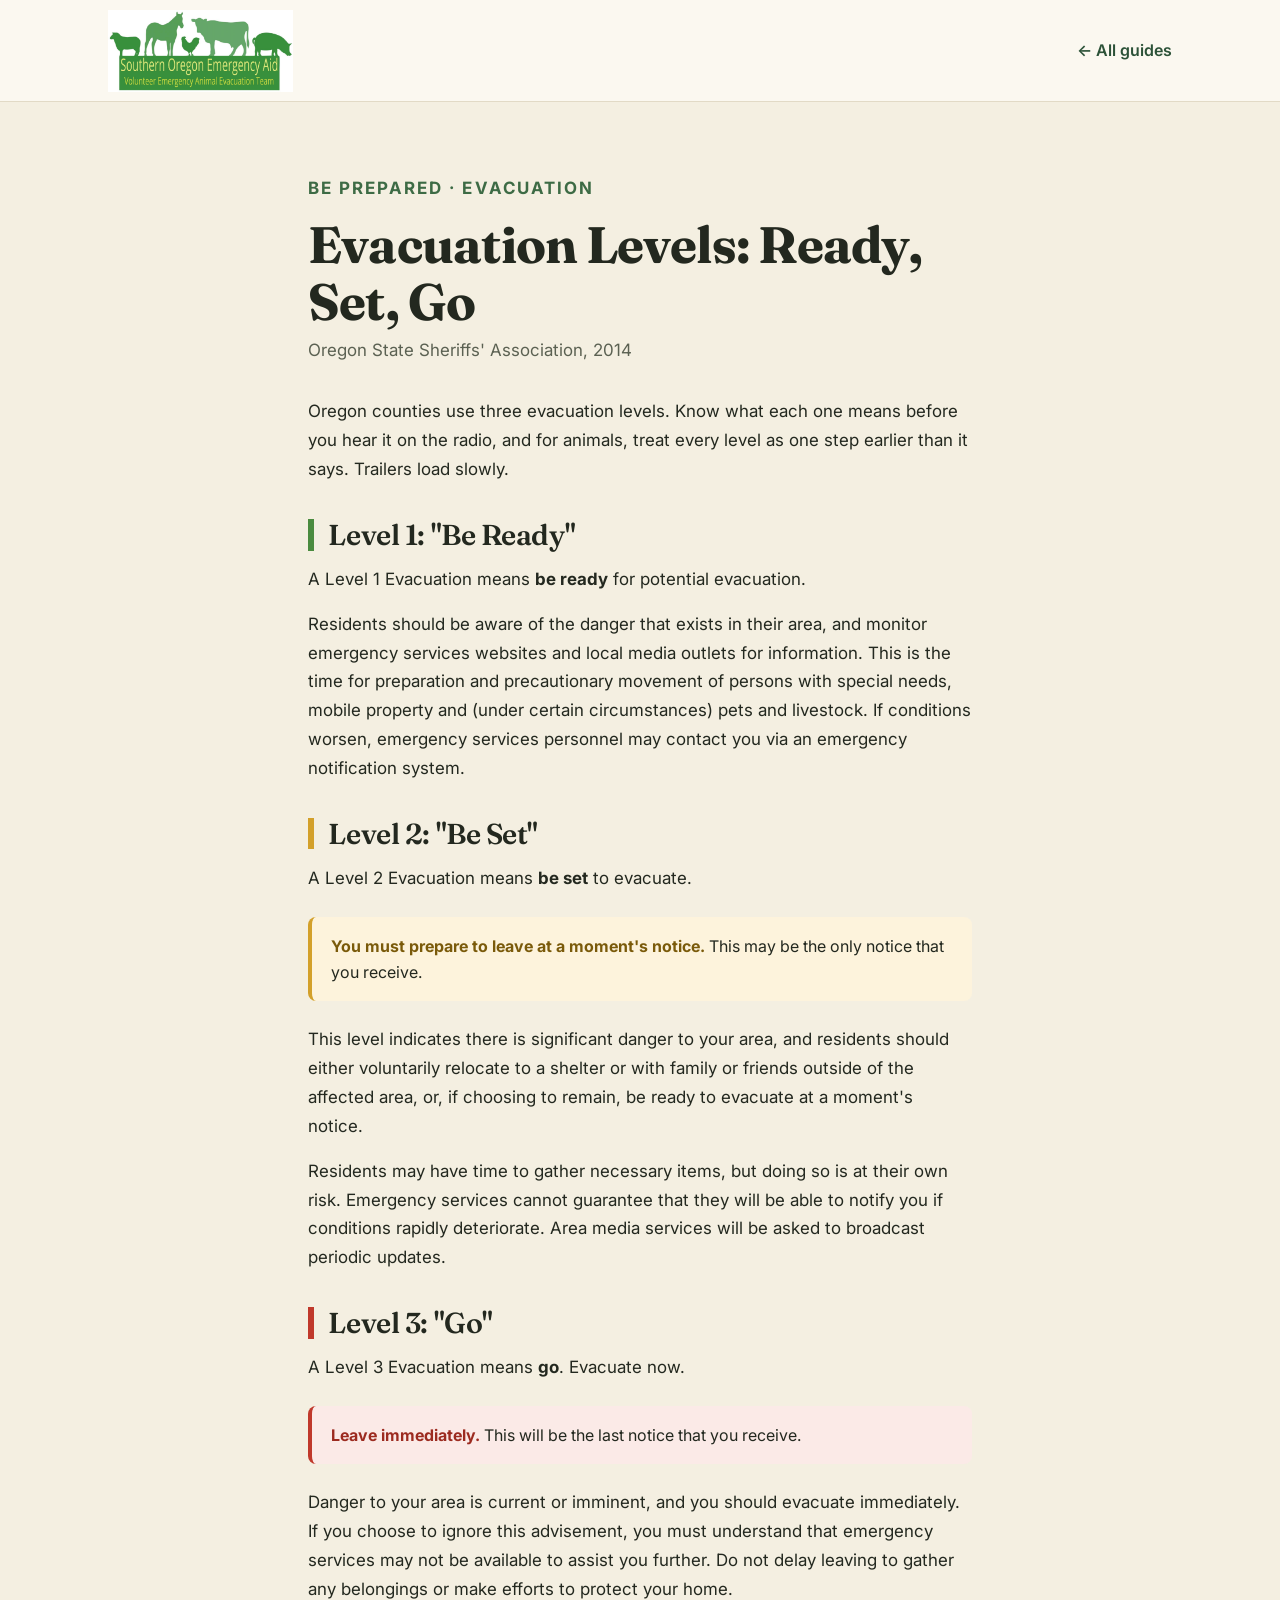
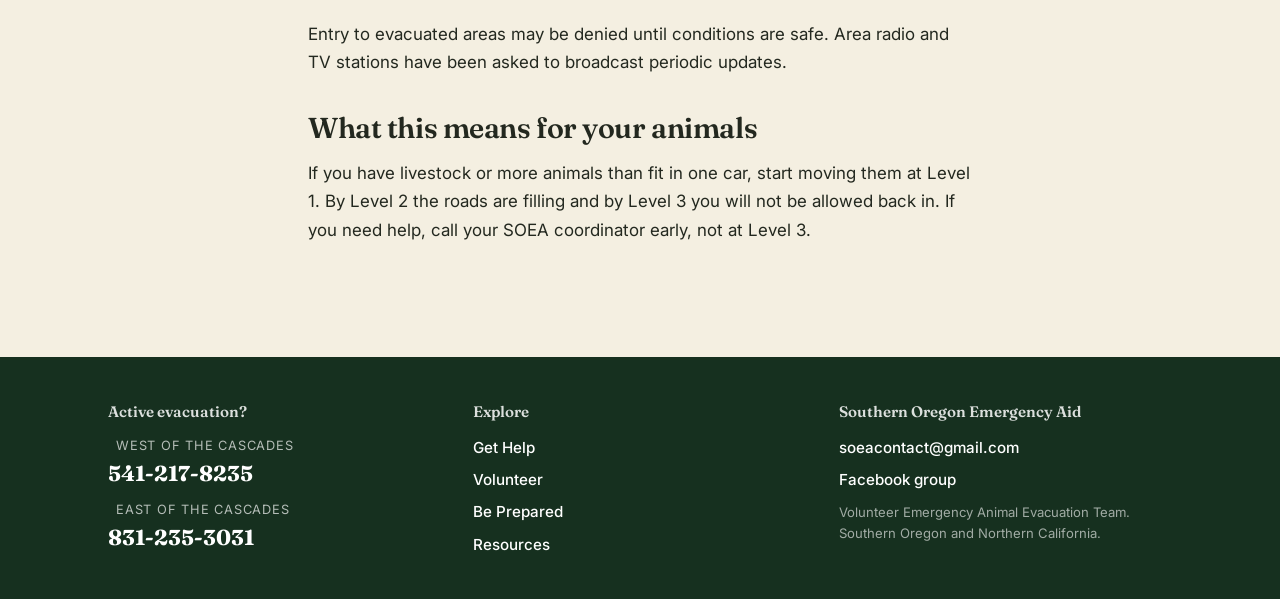
<file: guides/evacuation-levels.html>
<!DOCTYPE html>
<html lang="en">
<head>
<meta charset="utf-8" />
<meta name="viewport" content="width=device-width, initial-scale=1" />
<title>Evacuation Levels: Ready, Set, Go · Southern Oregon Emergency Aid</title>
<meta name="description" content="What Oregon's three evacuation levels mean. Level 1 Be Ready, Level 2 Be Set, Level 3 Go. From the Oregon State Sheriffs' Association." />
<link rel="canonical" href="https://southernoregonemergencyaid.org/guides/evacuation-levels.html" />
<link rel="icon" href="../assets/favicon.png" />
<link rel="preconnect" href="https://fonts.googleapis.com" />
<link rel="preconnect" href="https://fonts.gstatic.com" crossorigin />
<link href="https://fonts.googleapis.com/css2?family=Fraunces:ital,opsz,wght@0,9..144,500;0,9..144,600;0,9..144,700;1,9..144,500&family=Inter:wght@400;500;600;700;800&display=swap" rel="stylesheet" />
<link rel="stylesheet" href="../site.css" />
<link rel="stylesheet" href="guide.css" />
</head>
<body class="guide-page">

<header class="guide-top">
  <div class="container header-inner">
    <a class="brand" href="../index.html"><img src="../assets/logo.png" alt="Southern Oregon Emergency Aid" /></a>
    <a class="guide-back" href="../index.html#prepared">&larr; All guides</a>
  </div>
</header>

<main class="guide-wrap">
  <p class="eyebrow">Be prepared · Evacuation</p>
  <h1>Evacuation Levels: Ready, Set, Go</h1>
  <p class="guide-by">Oregon State Sheriffs' Association, 2014</p>

  <p>Oregon counties use three evacuation levels. Know what each one means before you hear it on the radio, and for animals, treat every level as one step earlier than it says. Trailers load slowly.</p>

  <h2 class="evac-1">Level 1: "Be Ready"</h2>
  <p>A Level 1 Evacuation means <strong>be ready</strong> for potential evacuation.</p>
  <p>Residents should be aware of the danger that exists in their area, and monitor emergency services websites and local media outlets for information. This is the time for preparation and precautionary movement of persons with special needs, mobile property and (under certain circumstances) pets and livestock. If conditions worsen, emergency services personnel may contact you via an emergency notification system.</p>

  <h2 class="evac-2">Level 2: "Be Set"</h2>
  <p>A Level 2 Evacuation means <strong>be set</strong> to evacuate.</p>
  <div class="callout callout-amber"><strong>You must prepare to leave at a moment's notice.</strong> This may be the only notice that you receive.</div>
  <p>This level indicates there is significant danger to your area, and residents should either voluntarily relocate to a shelter or with family or friends outside of the affected area, or, if choosing to remain, be ready to evacuate at a moment's notice.</p>
  <p>Residents may have time to gather necessary items, but doing so is at their own risk. Emergency services cannot guarantee that they will be able to notify you if conditions rapidly deteriorate. Area media services will be asked to broadcast periodic updates.</p>

  <h2 class="evac-3">Level 3: "Go"</h2>
  <p>A Level 3 Evacuation means <strong>go</strong>. Evacuate now.</p>
  <div class="callout"><strong>Leave immediately.</strong> This will be the last notice that you receive.</div>
  <p>Danger to your area is current or imminent, and you should evacuate immediately. If you choose to ignore this advisement, you must understand that emergency services may not be available to assist you further. Do not delay leaving to gather any belongings or make efforts to protect your home.</p>
  <p>Entry to evacuated areas may be denied until conditions are safe. Area radio and TV stations have been asked to broadcast periodic updates.</p>

  <h2>What this means for your animals</h2>
  <p>If you have livestock or more animals than fit in one car, start moving them at Level 1. By Level 2 the roads are filling and by Level 3 you will not be allowed back in. If you need help, call your SOEA coordinator early, not at Level 3.</p>
</main>

<footer class="guide-foot">
  <div class="container gf-grid">
    <div class="gf-col">
      <p class="gf-h">Active evacuation?</p>
      <p><span class="gf-label">West of the Cascades</span><a href="tel:+15412178235">541-217-8235</a></p>
      <p><span class="gf-label">East of the Cascades</span><a href="tel:+18312353031">831-235-3031</a></p>
    </div>
    <div class="gf-col">
      <p class="gf-h">Explore</p>
      <p><a class="gf-link" href="../index.html#get-help">Get Help</a></p>
      <p><a class="gf-link" href="../index.html#volunteer">Volunteer</a></p>
      <p><a class="gf-link" href="../index.html#prepared">Be Prepared</a></p>
      <p><a class="gf-link" href="../resources.html">Resources</a></p>
    </div>
    <div class="gf-col">
      <p class="gf-h">Southern Oregon Emergency Aid</p>
      <p><a class="gf-link" href="mailto:soeacontact@gmail.com">soeacontact@gmail.com</a></p>
      <p><a class="gf-link" href="https://www.facebook.com/groups/southernoregonemergencyaid" target="_blank" rel="noopener">Facebook group</a></p>
      <p class="gf-micro">Volunteer Emergency Animal Evacuation Team. Southern Oregon and Northern California.</p>
    </div>
  </div>
</footer>

</body>
</html>
</file>
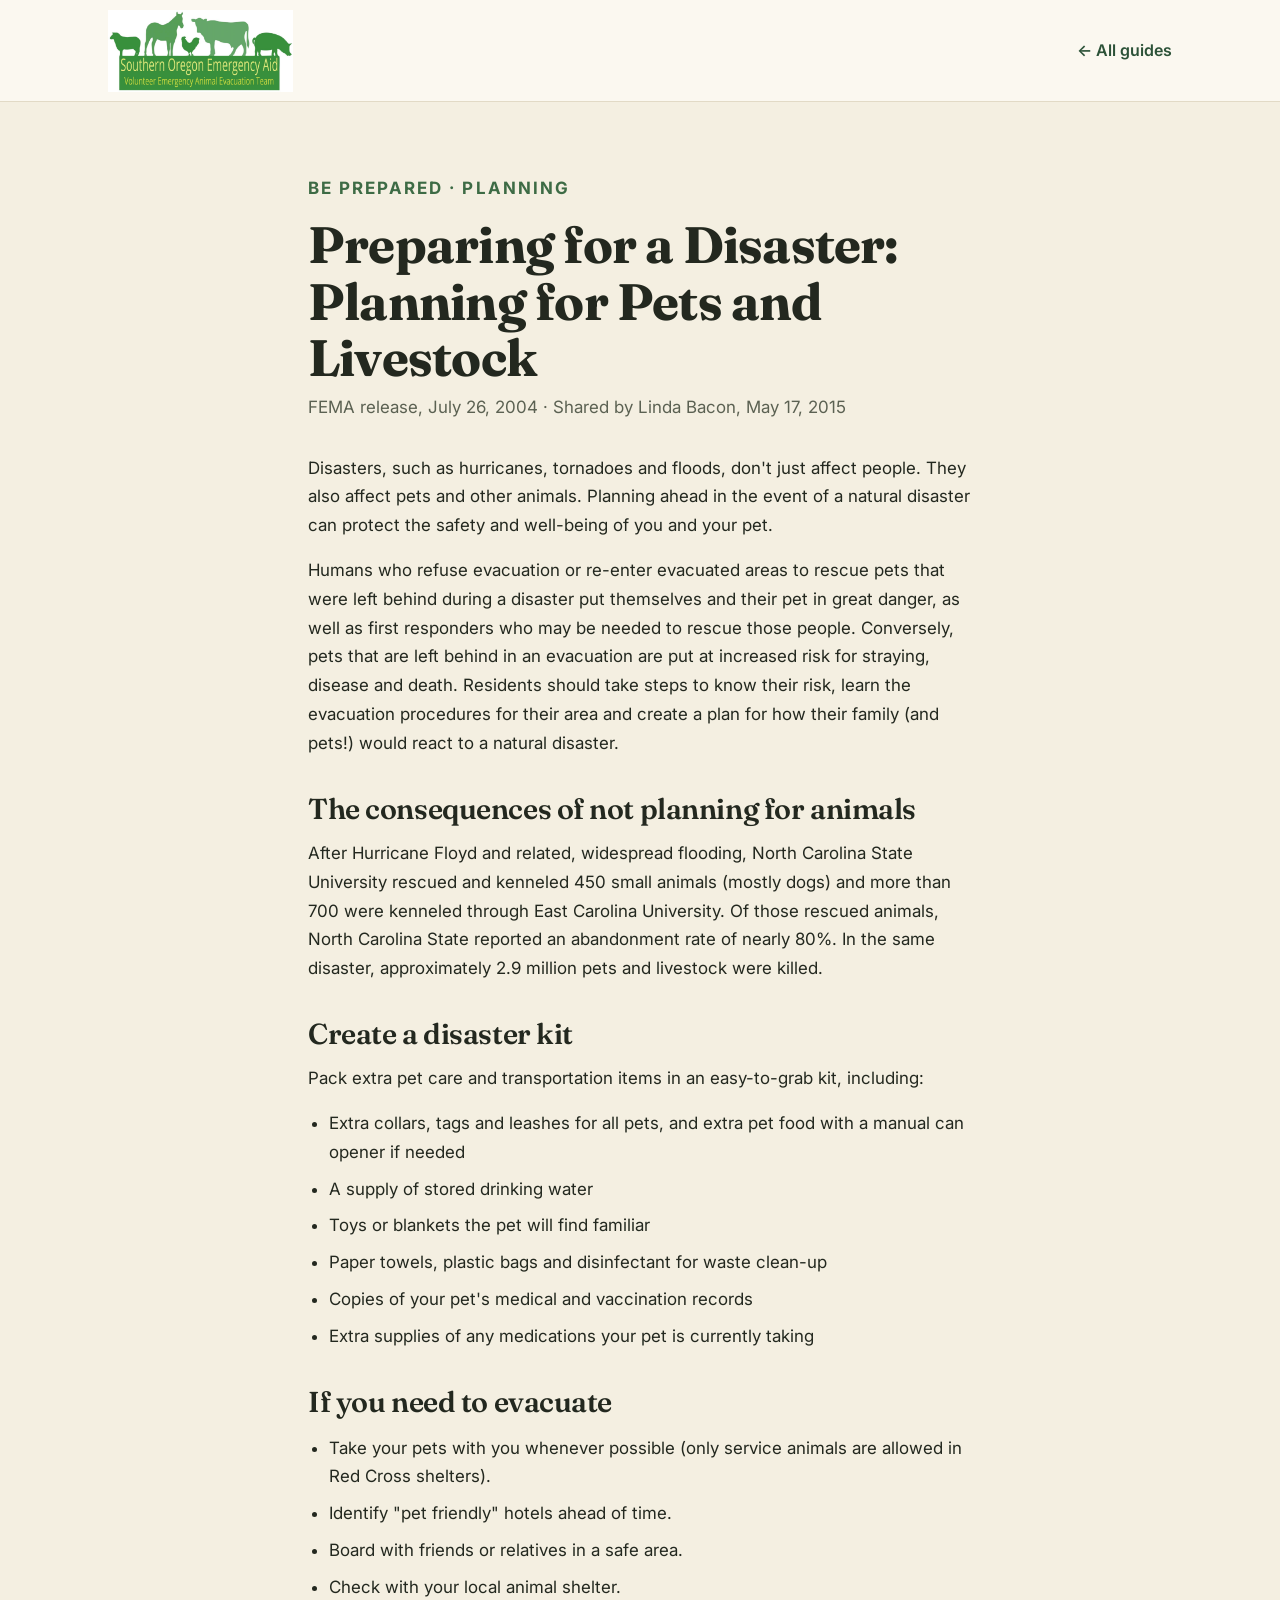
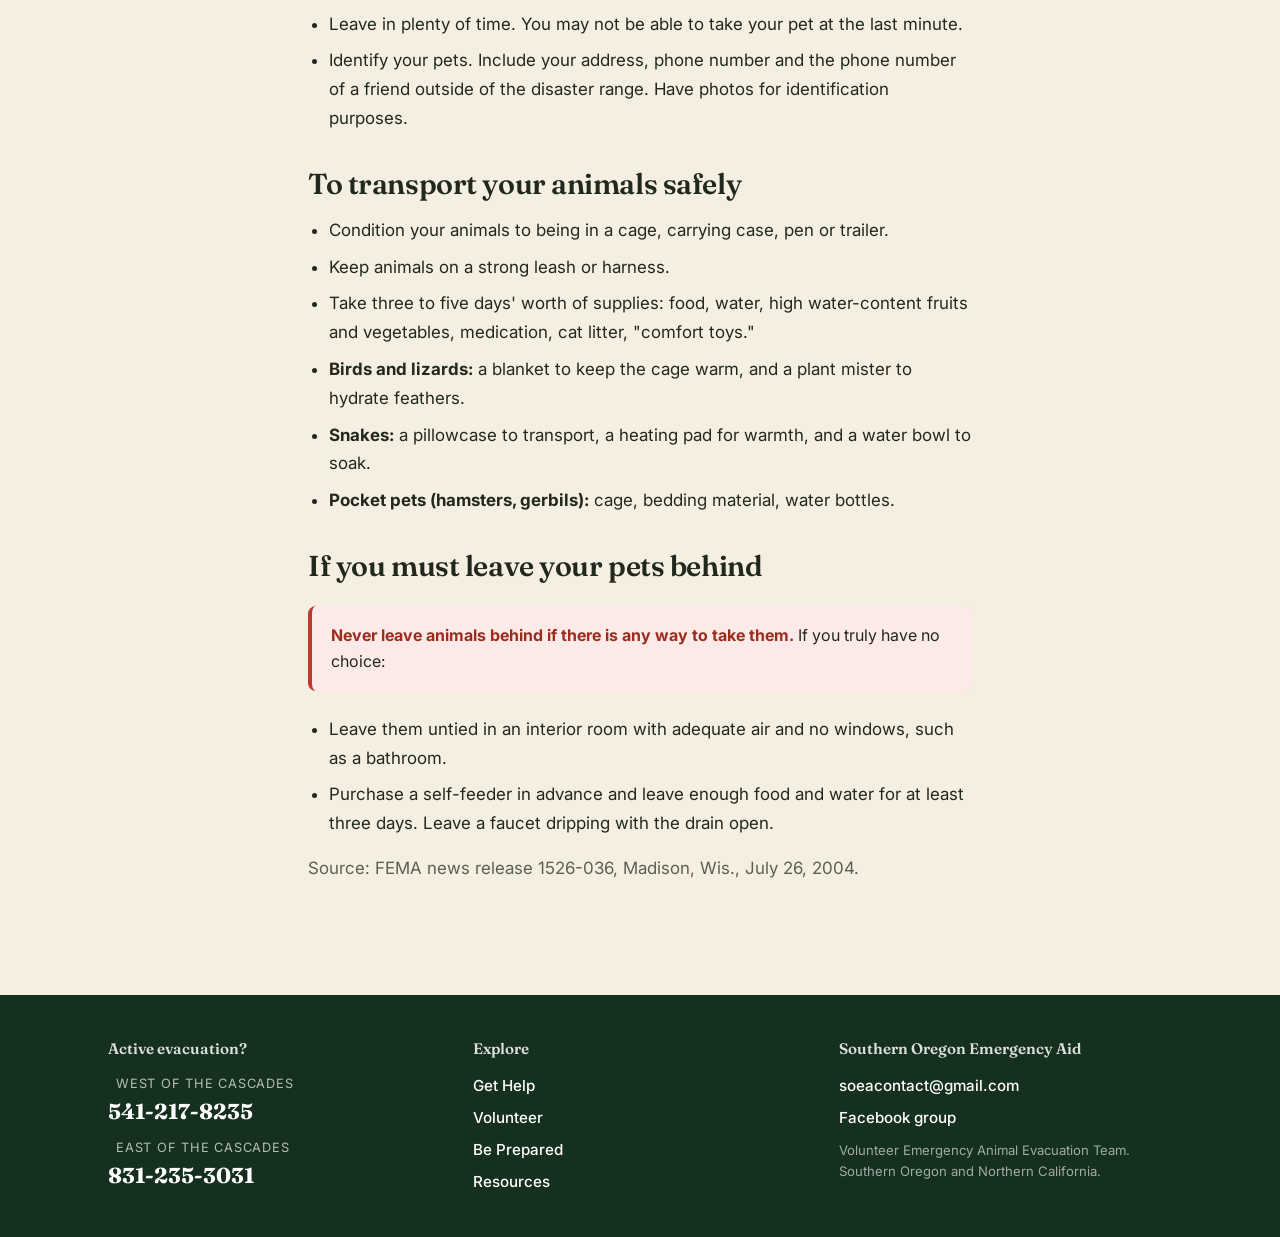
<file: guides/fema-planning-for-pets-and-livestock.html>
<!DOCTYPE html>
<html lang="en">
<head>
<meta charset="utf-8" />
<meta name="viewport" content="width=device-width, initial-scale=1" />
<title>Preparing for a Disaster: Planning for Pets and Livestock · Southern Oregon Emergency Aid</title>
<meta name="description" content="FEMA's guidance on planning for pets and livestock before a disaster: a kit, evacuation, safe transport by species, and what to do if you must leave pets behind." />
<link rel="canonical" href="https://southernoregonemergencyaid.org/guides/fema-planning-for-pets-and-livestock.html" />
<link rel="icon" href="../assets/favicon.png" />
<link rel="preconnect" href="https://fonts.googleapis.com" />
<link rel="preconnect" href="https://fonts.gstatic.com" crossorigin />
<link href="https://fonts.googleapis.com/css2?family=Fraunces:ital,opsz,wght@0,9..144,500;0,9..144,600;0,9..144,700;1,9..144,500&family=Inter:wght@400;500;600;700;800&display=swap" rel="stylesheet" />
<link rel="stylesheet" href="../site.css" />
<link rel="stylesheet" href="guide.css" />
</head>
<body class="guide-page">

<header class="guide-top">
  <div class="container header-inner">
    <a class="brand" href="../index.html"><img src="../assets/logo.png" alt="Southern Oregon Emergency Aid" /></a>
    <a class="guide-back" href="../index.html#prepared">&larr; All guides</a>
  </div>
</header>

<main class="guide-wrap">
  <p class="eyebrow">Be prepared · Planning</p>
  <h1>Preparing for a Disaster: Planning for Pets and Livestock</h1>
  <p class="guide-by">FEMA release, July 26, 2004 · Shared by Linda Bacon, May 17, 2015</p>

  <p>Disasters, such as hurricanes, tornadoes and floods, don't just affect people. They also affect pets and other animals. Planning ahead in the event of a natural disaster can protect the safety and well-being of you and your pet.</p>
  <p>Humans who refuse evacuation or re-enter evacuated areas to rescue pets that were left behind during a disaster put themselves and their pet in great danger, as well as first responders who may be needed to rescue those people. Conversely, pets that are left behind in an evacuation are put at increased risk for straying, disease and death. Residents should take steps to know their risk, learn the evacuation procedures for their area and create a plan for how their family (and pets!) would react to a natural disaster.</p>

  <h2>The consequences of not planning for animals</h2>
  <p>After Hurricane Floyd and related, widespread flooding, North Carolina State University rescued and kenneled 450 small animals (mostly dogs) and more than 700 were kenneled through East Carolina University. Of those rescued animals, North Carolina State reported an abandonment rate of nearly 80%. In the same disaster, approximately 2.9 million pets and livestock were killed.</p>

  <h2>Create a disaster kit</h2>
  <p>Pack extra pet care and transportation items in an easy-to-grab kit, including:</p>
  <ul>
    <li>Extra collars, tags and leashes for all pets, and extra pet food with a manual can opener if needed</li>
    <li>A supply of stored drinking water</li>
    <li>Toys or blankets the pet will find familiar</li>
    <li>Paper towels, plastic bags and disinfectant for waste clean-up</li>
    <li>Copies of your pet's medical and vaccination records</li>
    <li>Extra supplies of any medications your pet is currently taking</li>
  </ul>

  <h2>If you need to evacuate</h2>
  <ul>
    <li>Take your pets with you whenever possible (only service animals are allowed in Red Cross shelters).</li>
    <li>Identify "pet friendly" hotels ahead of time.</li>
    <li>Board with friends or relatives in a safe area.</li>
    <li>Check with your local animal shelter.</li>
    <li>Leave in plenty of time. You may not be able to take your pet at the last minute.</li>
    <li>Identify your pets. Include your address, phone number and the phone number of a friend outside of the disaster range. Have photos for identification purposes.</li>
  </ul>

  <h2>To transport your animals safely</h2>
  <ul>
    <li>Condition your animals to being in a cage, carrying case, pen or trailer.</li>
    <li>Keep animals on a strong leash or harness.</li>
    <li>Take three to five days' worth of supplies: food, water, high water-content fruits and vegetables, medication, cat litter, "comfort toys."</li>
    <li><strong>Birds and lizards:</strong> a blanket to keep the cage warm, and a plant mister to hydrate feathers.</li>
    <li><strong>Snakes:</strong> a pillowcase to transport, a heating pad for warmth, and a water bowl to soak.</li>
    <li><strong>Pocket pets (hamsters, gerbils):</strong> cage, bedding material, water bottles.</li>
  </ul>

  <h2>If you must leave your pets behind</h2>
  <div class="callout"><strong>Never leave animals behind if there is any way to take them.</strong> If you truly have no choice:</div>
  <ul>
    <li>Leave them untied in an interior room with adequate air and no windows, such as a bathroom.</li>
    <li>Purchase a self-feeder in advance and leave enough food and water for at least three days. Leave a faucet dripping with the drain open.</li>
  </ul>

  <p class="micro">Source: FEMA news release 1526-036, Madison, Wis., July 26, 2004.</p>
</main>

<footer class="guide-foot">
  <div class="container gf-grid">
    <div class="gf-col">
      <p class="gf-h">Active evacuation?</p>
      <p><span class="gf-label">West of the Cascades</span><a href="tel:+15412178235">541-217-8235</a></p>
      <p><span class="gf-label">East of the Cascades</span><a href="tel:+18312353031">831-235-3031</a></p>
    </div>
    <div class="gf-col">
      <p class="gf-h">Explore</p>
      <p><a class="gf-link" href="../index.html#get-help">Get Help</a></p>
      <p><a class="gf-link" href="../index.html#volunteer">Volunteer</a></p>
      <p><a class="gf-link" href="../index.html#prepared">Be Prepared</a></p>
      <p><a class="gf-link" href="../resources.html">Resources</a></p>
    </div>
    <div class="gf-col">
      <p class="gf-h">Southern Oregon Emergency Aid</p>
      <p><a class="gf-link" href="mailto:soeacontact@gmail.com">soeacontact@gmail.com</a></p>
      <p><a class="gf-link" href="https://www.facebook.com/groups/southernoregonemergencyaid" target="_blank" rel="noopener">Facebook group</a></p>
      <p class="gf-micro">Volunteer Emergency Animal Evacuation Team. Southern Oregon and Northern California.</p>
    </div>
  </div>
</footer>

</body>
</html>
</file>
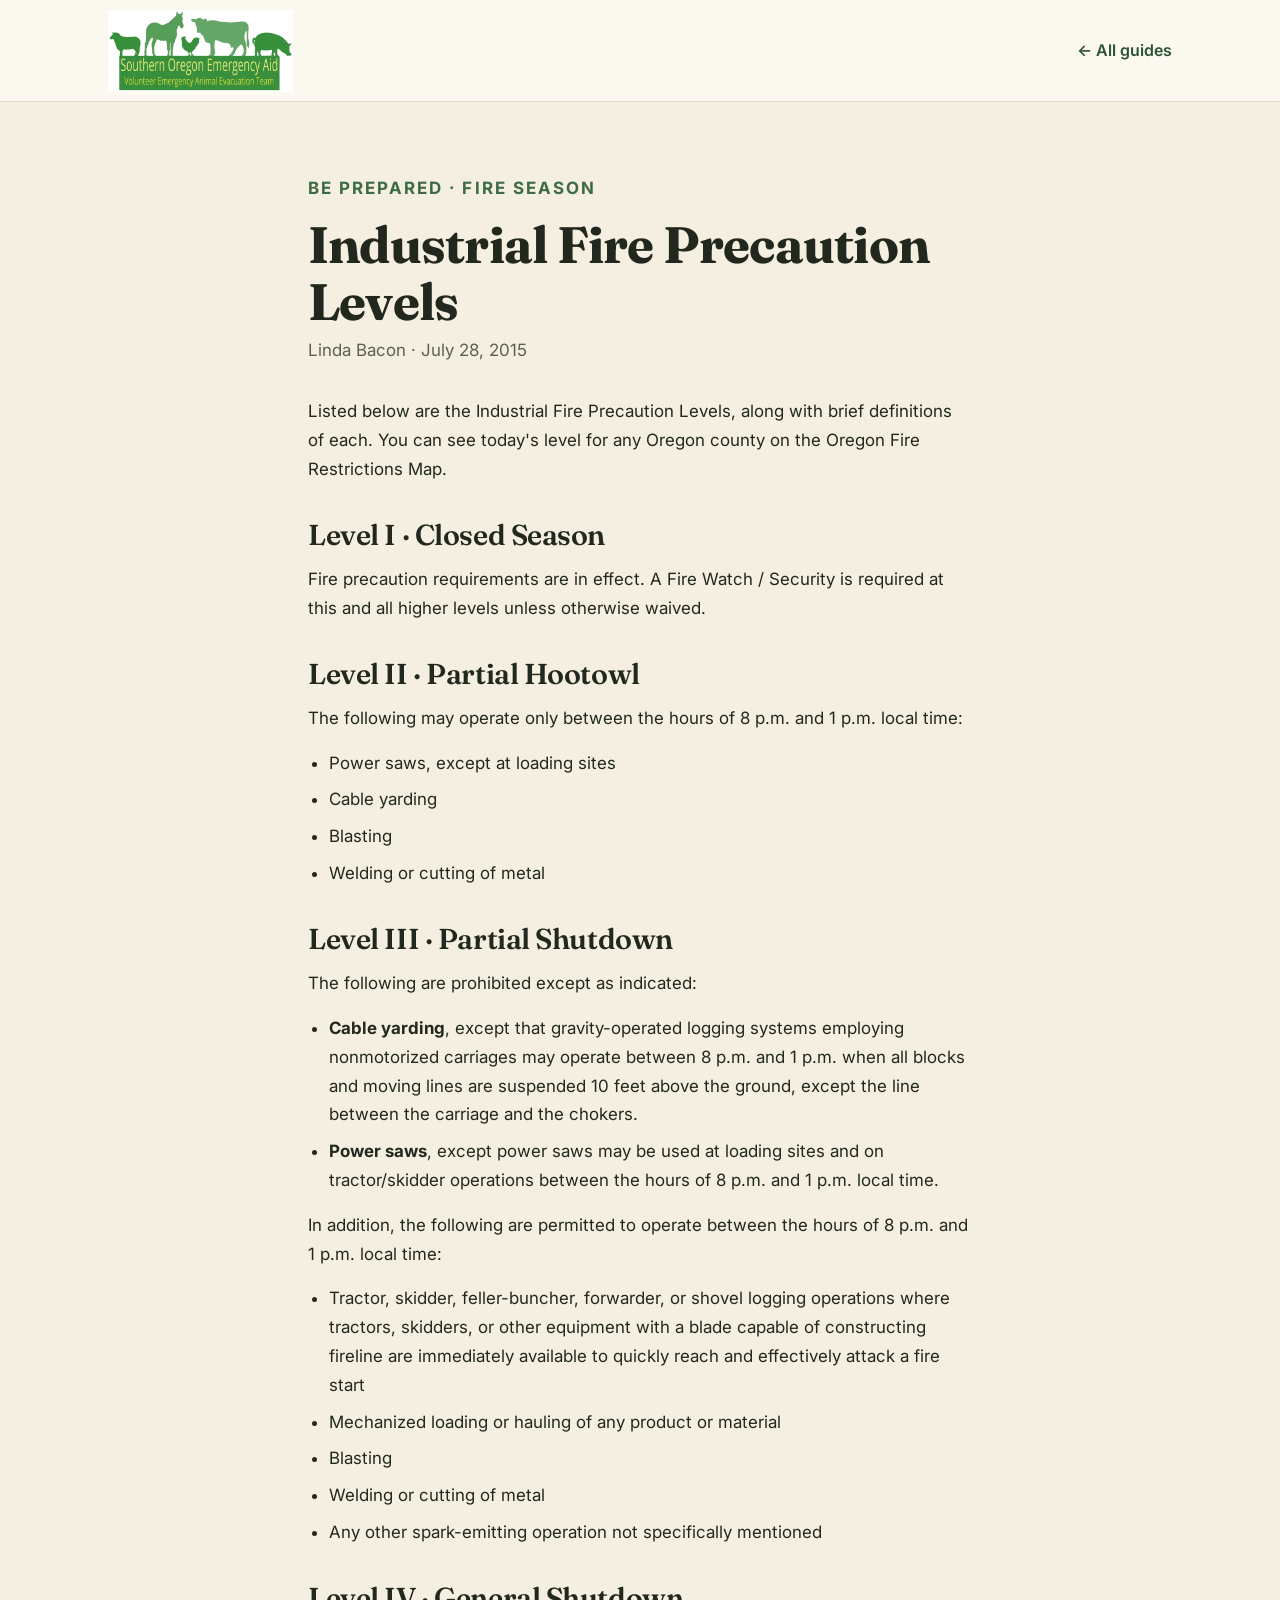
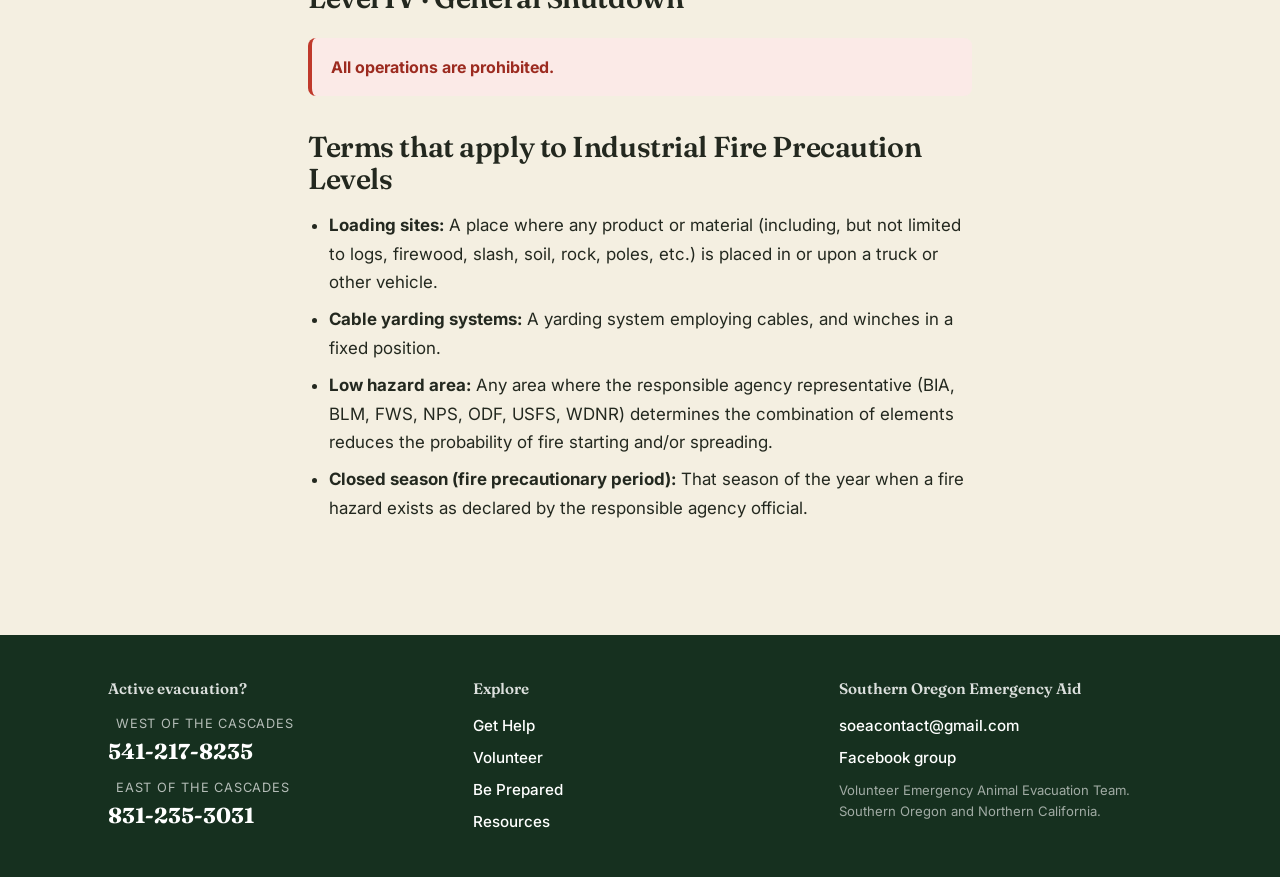
<file: guides/industrial-fire-precaution-levels.html>
<!DOCTYPE html>
<html lang="en">
<head>
<meta charset="utf-8" />
<meta name="viewport" content="width=device-width, initial-scale=1" />
<title>Industrial Fire Precaution Levels · Southern Oregon Emergency Aid</title>
<meta name="description" content="What Industrial Fire Precaution Levels I through IV mean for logging, power saws, and other spark-emitting work during fire season." />
<link rel="canonical" href="https://southernoregonemergencyaid.org/guides/industrial-fire-precaution-levels.html" />
<link rel="icon" href="../assets/favicon.png" />
<link rel="preconnect" href="https://fonts.googleapis.com" />
<link rel="preconnect" href="https://fonts.gstatic.com" crossorigin />
<link href="https://fonts.googleapis.com/css2?family=Fraunces:ital,opsz,wght@0,9..144,500;0,9..144,600;0,9..144,700;1,9..144,500&family=Inter:wght@400;500;600;700;800&display=swap" rel="stylesheet" />
<link rel="stylesheet" href="../site.css" />
<link rel="stylesheet" href="guide.css" />
</head>
<body class="guide-page">

<header class="guide-top">
  <div class="container header-inner">
    <a class="brand" href="../index.html"><img src="../assets/logo.png" alt="Southern Oregon Emergency Aid" /></a>
    <a class="guide-back" href="../index.html#prepared">&larr; All guides</a>
  </div>
</header>

<main class="guide-wrap">
  <p class="eyebrow">Be prepared · Fire season</p>
  <h1>Industrial Fire Precaution Levels</h1>
  <p class="guide-by">Linda Bacon · July 28, 2015</p>

  <p>Listed below are the Industrial Fire Precaution Levels, along with brief definitions of each. You can see today's level for any Oregon county on the <a href="https://gisapps.odf.oregon.gov/firerestrictions/ifpl.html" target="_blank" rel="noopener">Oregon Fire Restrictions Map</a>.</p>

  <h2>Level I · Closed Season</h2>
  <p>Fire precaution requirements are in effect. A Fire Watch / Security is required at this and all higher levels unless otherwise waived.</p>

  <h2>Level II · Partial Hootowl</h2>
  <p>The following may operate only between the hours of 8 p.m. and 1 p.m. local time:</p>
  <ul>
    <li>Power saws, except at loading sites</li>
    <li>Cable yarding</li>
    <li>Blasting</li>
    <li>Welding or cutting of metal</li>
  </ul>

  <h2>Level III · Partial Shutdown</h2>
  <p>The following are prohibited except as indicated:</p>
  <ul>
    <li><strong>Cable yarding</strong>, except that gravity-operated logging systems employing nonmotorized carriages may operate between 8 p.m. and 1 p.m. when all blocks and moving lines are suspended 10 feet above the ground, except the line between the carriage and the chokers.</li>
    <li><strong>Power saws</strong>, except power saws may be used at loading sites and on tractor/skidder operations between the hours of 8 p.m. and 1 p.m. local time.</li>
  </ul>
  <p>In addition, the following are permitted to operate between the hours of 8 p.m. and 1 p.m. local time:</p>
  <ul>
    <li>Tractor, skidder, feller-buncher, forwarder, or shovel logging operations where tractors, skidders, or other equipment with a blade capable of constructing fireline are immediately available to quickly reach and effectively attack a fire start</li>
    <li>Mechanized loading or hauling of any product or material</li>
    <li>Blasting</li>
    <li>Welding or cutting of metal</li>
    <li>Any other spark-emitting operation not specifically mentioned</li>
  </ul>

  <h2>Level IV · General Shutdown</h2>
  <div class="callout"><strong>All operations are prohibited.</strong></div>

  <h2>Terms that apply to Industrial Fire Precaution Levels</h2>
  <ul>
    <li><strong>Loading sites:</strong> A place where any product or material (including, but not limited to logs, firewood, slash, soil, rock, poles, etc.) is placed in or upon a truck or other vehicle.</li>
    <li><strong>Cable yarding systems:</strong> A yarding system employing cables, and winches in a fixed position.</li>
    <li><strong>Low hazard area:</strong> Any area where the responsible agency representative (BIA, BLM, FWS, NPS, ODF, USFS, WDNR) determines the combination of elements reduces the probability of fire starting and/or spreading.</li>
    <li><strong>Closed season (fire precautionary period):</strong> That season of the year when a fire hazard exists as declared by the responsible agency official.</li>
  </ul>
</main>

<footer class="guide-foot">
  <div class="container gf-grid">
    <div class="gf-col">
      <p class="gf-h">Active evacuation?</p>
      <p><span class="gf-label">West of the Cascades</span><a href="tel:+15412178235">541-217-8235</a></p>
      <p><span class="gf-label">East of the Cascades</span><a href="tel:+18312353031">831-235-3031</a></p>
    </div>
    <div class="gf-col">
      <p class="gf-h">Explore</p>
      <p><a class="gf-link" href="../index.html#get-help">Get Help</a></p>
      <p><a class="gf-link" href="../index.html#volunteer">Volunteer</a></p>
      <p><a class="gf-link" href="../index.html#prepared">Be Prepared</a></p>
      <p><a class="gf-link" href="../resources.html">Resources</a></p>
    </div>
    <div class="gf-col">
      <p class="gf-h">Southern Oregon Emergency Aid</p>
      <p><a class="gf-link" href="mailto:soeacontact@gmail.com">soeacontact@gmail.com</a></p>
      <p><a class="gf-link" href="https://www.facebook.com/groups/southernoregonemergencyaid" target="_blank" rel="noopener">Facebook group</a></p>
      <p class="gf-micro">Volunteer Emergency Animal Evacuation Team. Southern Oregon and Northern California.</p>
    </div>
  </div>
</footer>

</body>
</html>
</file>
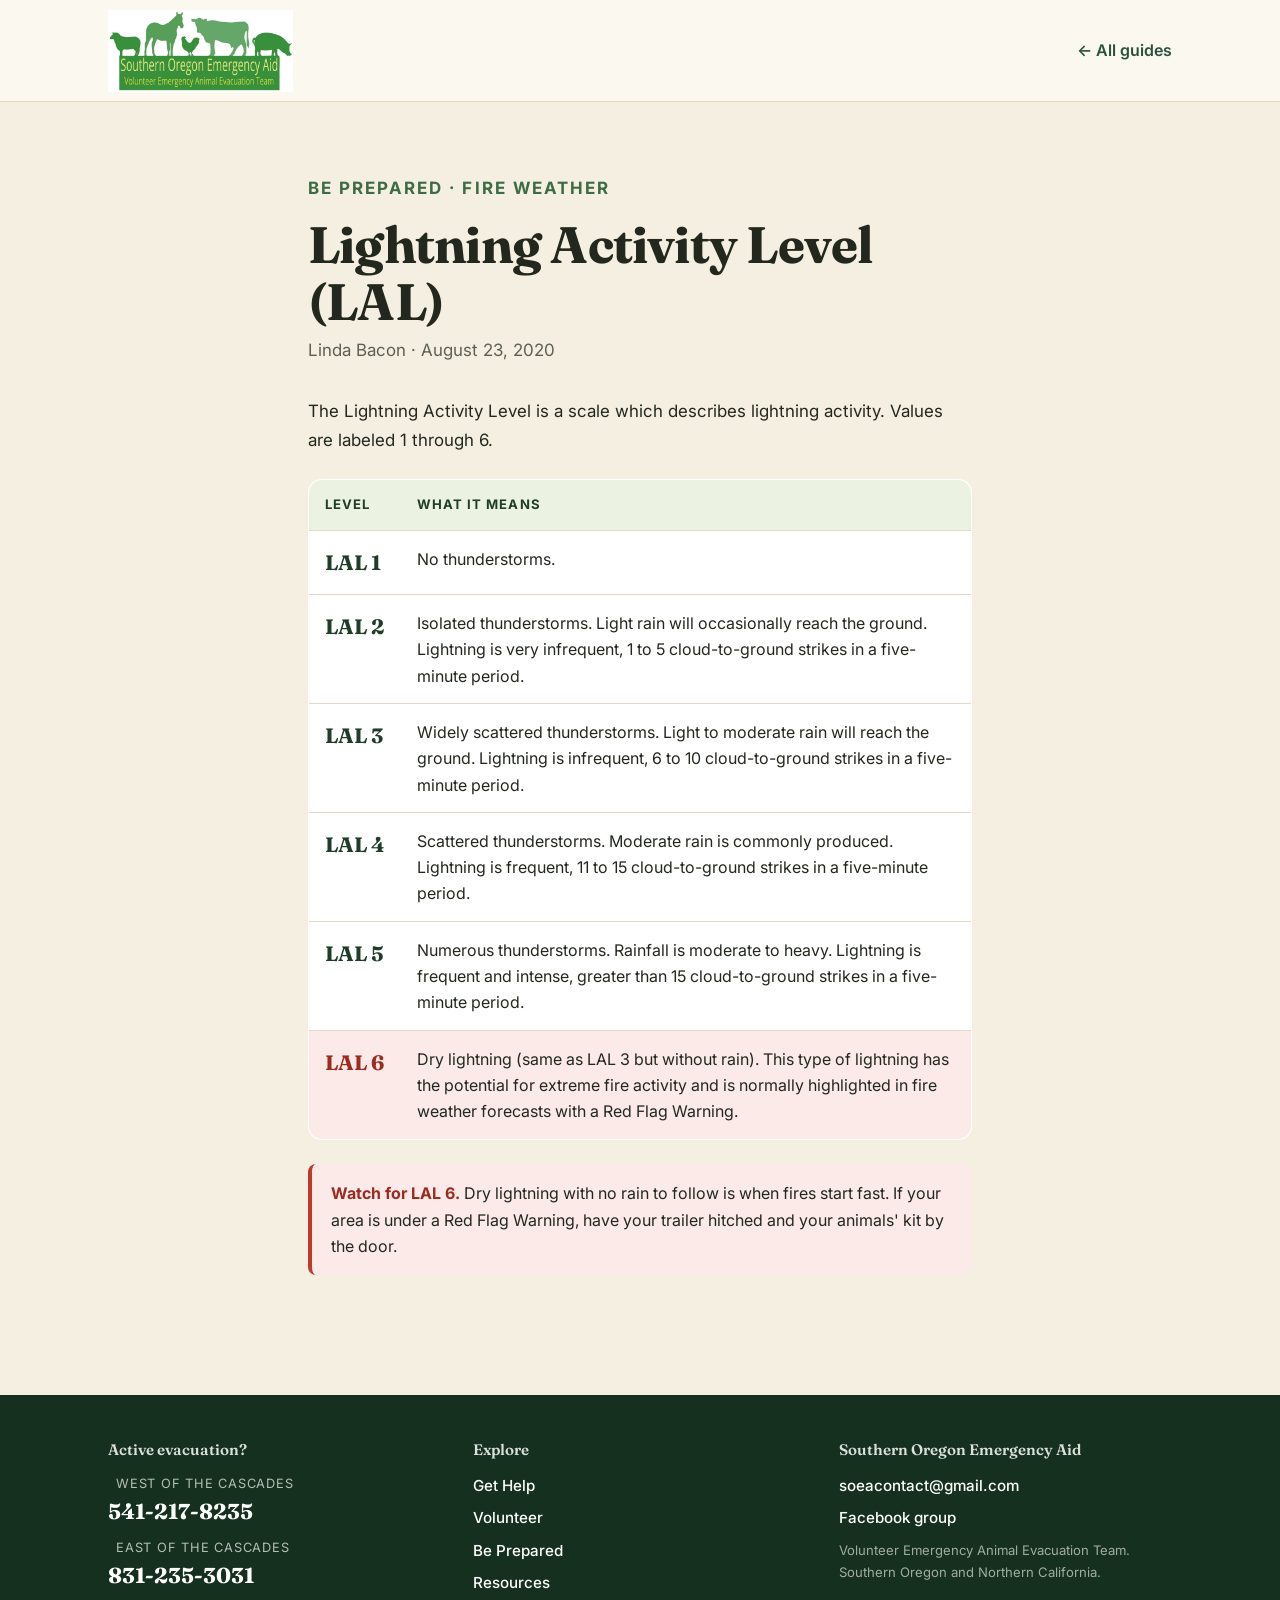
<file: guides/lightning-activity-level.html>
<!DOCTYPE html>
<html lang="en">
<head>
<meta charset="utf-8" />
<meta name="viewport" content="width=device-width, initial-scale=1" />
<title>Lightning Activity Level (LAL) · Southern Oregon Emergency Aid</title>
<meta name="description" content="What the Lightning Activity Level scale means, from LAL 1 (no thunderstorms) to LAL 6 (dry lightning and Red Flag Warnings)." />
<link rel="canonical" href="https://southernoregonemergencyaid.org/guides/lightning-activity-level.html" />
<link rel="icon" href="../assets/favicon.png" />
<link rel="preconnect" href="https://fonts.googleapis.com" />
<link rel="preconnect" href="https://fonts.gstatic.com" crossorigin />
<link href="https://fonts.googleapis.com/css2?family=Fraunces:ital,opsz,wght@0,9..144,500;0,9..144,600;0,9..144,700;1,9..144,500&family=Inter:wght@400;500;600;700;800&display=swap" rel="stylesheet" />
<link rel="stylesheet" href="../site.css" />
<link rel="stylesheet" href="guide.css" />
</head>
<body class="guide-page">

<header class="guide-top">
  <div class="container header-inner">
    <a class="brand" href="../index.html"><img src="../assets/logo.png" alt="Southern Oregon Emergency Aid" /></a>
    <a class="guide-back" href="../index.html#prepared">&larr; All guides</a>
  </div>
</header>

<main class="guide-wrap">
  <p class="eyebrow">Be prepared · Fire weather</p>
  <h1>Lightning Activity Level (LAL)</h1>
  <p class="guide-by">Linda Bacon · August 23, 2020</p>

  <p>The Lightning Activity Level is a scale which describes lightning activity. Values are labeled 1 through 6.</p>

  <table class="lal-table">
    <thead><tr><th>Level</th><th>What it means</th></tr></thead>
    <tbody>
      <tr><td>LAL 1</td><td>No thunderstorms.</td></tr>
      <tr><td>LAL 2</td><td>Isolated thunderstorms. Light rain will occasionally reach the ground. Lightning is very infrequent, 1 to 5 cloud-to-ground strikes in a five-minute period.</td></tr>
      <tr><td>LAL 3</td><td>Widely scattered thunderstorms. Light to moderate rain will reach the ground. Lightning is infrequent, 6 to 10 cloud-to-ground strikes in a five-minute period.</td></tr>
      <tr><td>LAL 4</td><td>Scattered thunderstorms. Moderate rain is commonly produced. Lightning is frequent, 11 to 15 cloud-to-ground strikes in a five-minute period.</td></tr>
      <tr><td>LAL 5</td><td>Numerous thunderstorms. Rainfall is moderate to heavy. Lightning is frequent and intense, greater than 15 cloud-to-ground strikes in a five-minute period.</td></tr>
      <tr class="lal-6"><td>LAL 6</td><td>Dry lightning (same as LAL 3 but without rain). This type of lightning has the potential for extreme fire activity and is normally highlighted in fire weather forecasts with a Red Flag Warning.</td></tr>
    </tbody>
  </table>

  <div class="callout"><strong>Watch for LAL 6.</strong> Dry lightning with no rain to follow is when fires start fast. If your area is under a Red Flag Warning, have your trailer hitched and your animals' kit by the door.</div>
</main>

<footer class="guide-foot">
  <div class="container gf-grid">
    <div class="gf-col">
      <p class="gf-h">Active evacuation?</p>
      <p><span class="gf-label">West of the Cascades</span><a href="tel:+15412178235">541-217-8235</a></p>
      <p><span class="gf-label">East of the Cascades</span><a href="tel:+18312353031">831-235-3031</a></p>
    </div>
    <div class="gf-col">
      <p class="gf-h">Explore</p>
      <p><a class="gf-link" href="../index.html#get-help">Get Help</a></p>
      <p><a class="gf-link" href="../index.html#volunteer">Volunteer</a></p>
      <p><a class="gf-link" href="../index.html#prepared">Be Prepared</a></p>
      <p><a class="gf-link" href="../resources.html">Resources</a></p>
    </div>
    <div class="gf-col">
      <p class="gf-h">Southern Oregon Emergency Aid</p>
      <p><a class="gf-link" href="mailto:soeacontact@gmail.com">soeacontact@gmail.com</a></p>
      <p><a class="gf-link" href="https://www.facebook.com/groups/southernoregonemergencyaid" target="_blank" rel="noopener">Facebook group</a></p>
      <p class="gf-micro">Volunteer Emergency Animal Evacuation Team. Southern Oregon and Northern California.</p>
    </div>
  </div>
</footer>

</body>
</html>
</file>
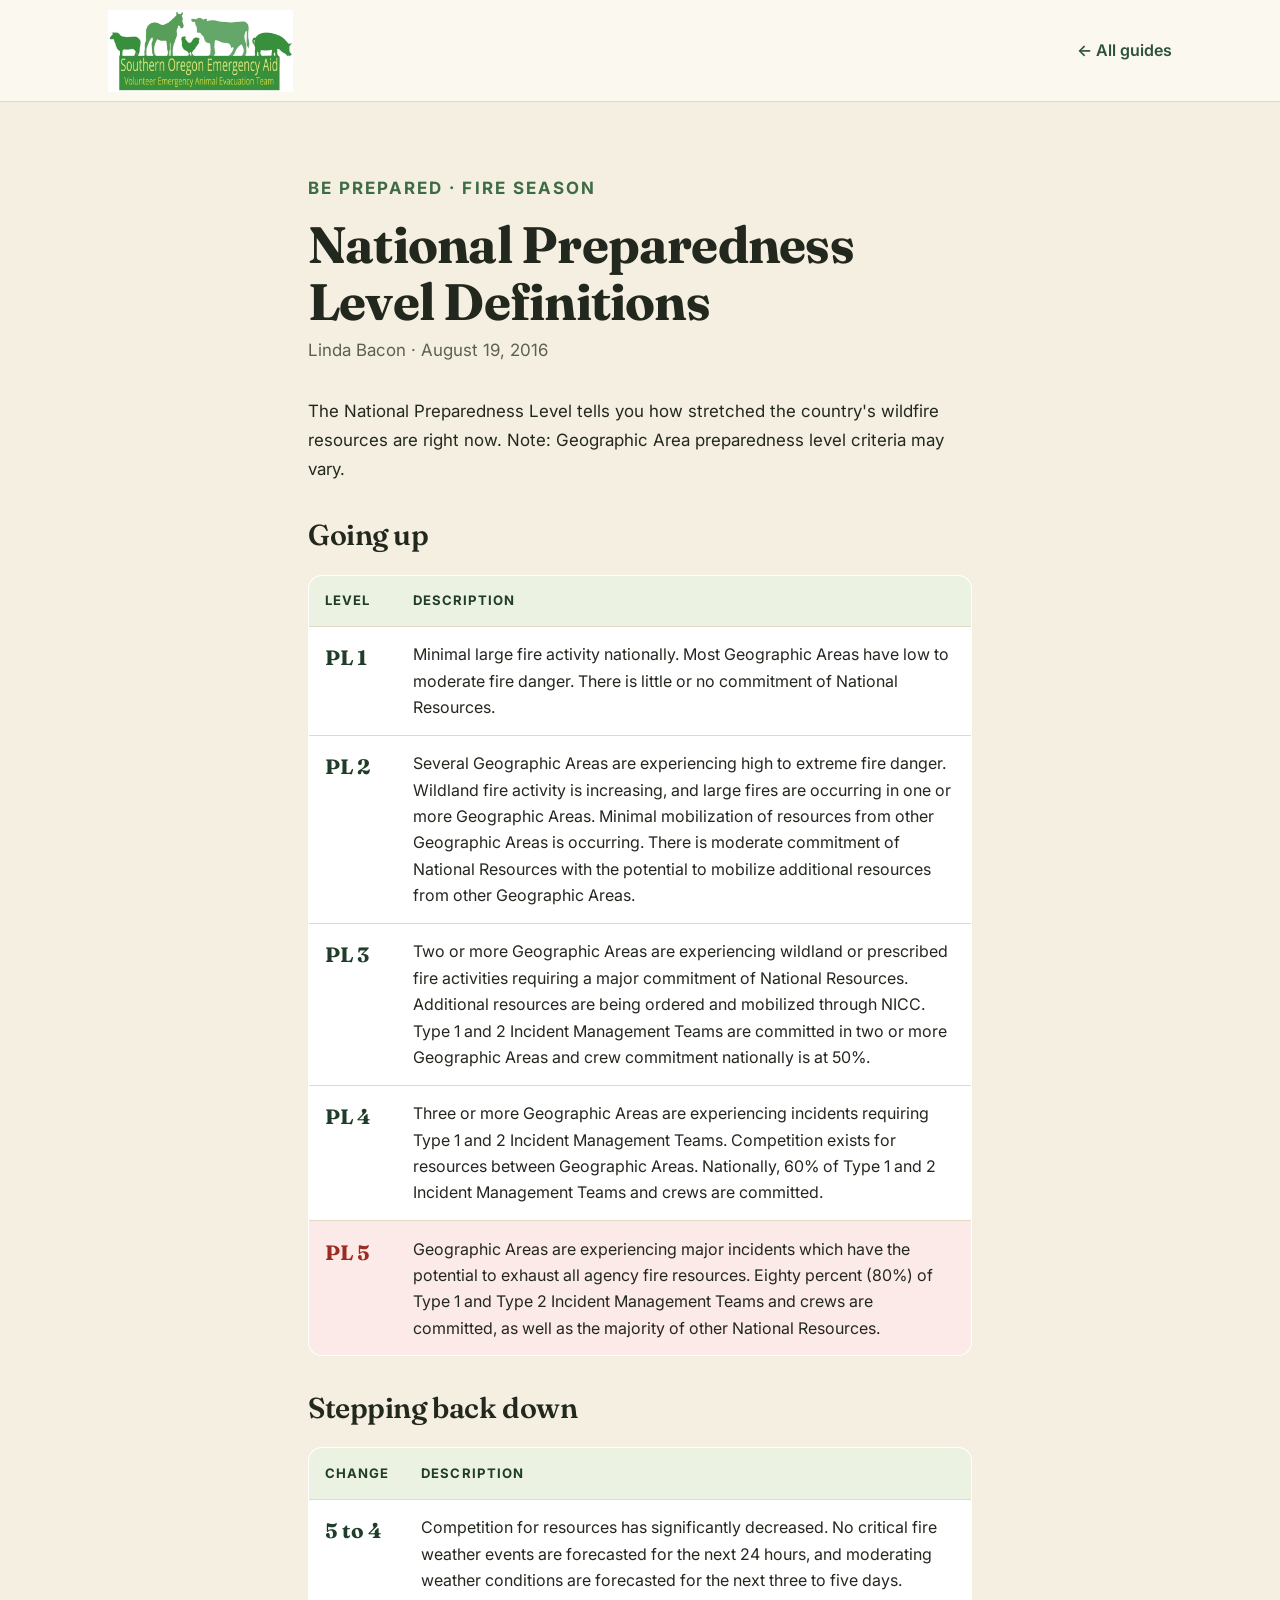
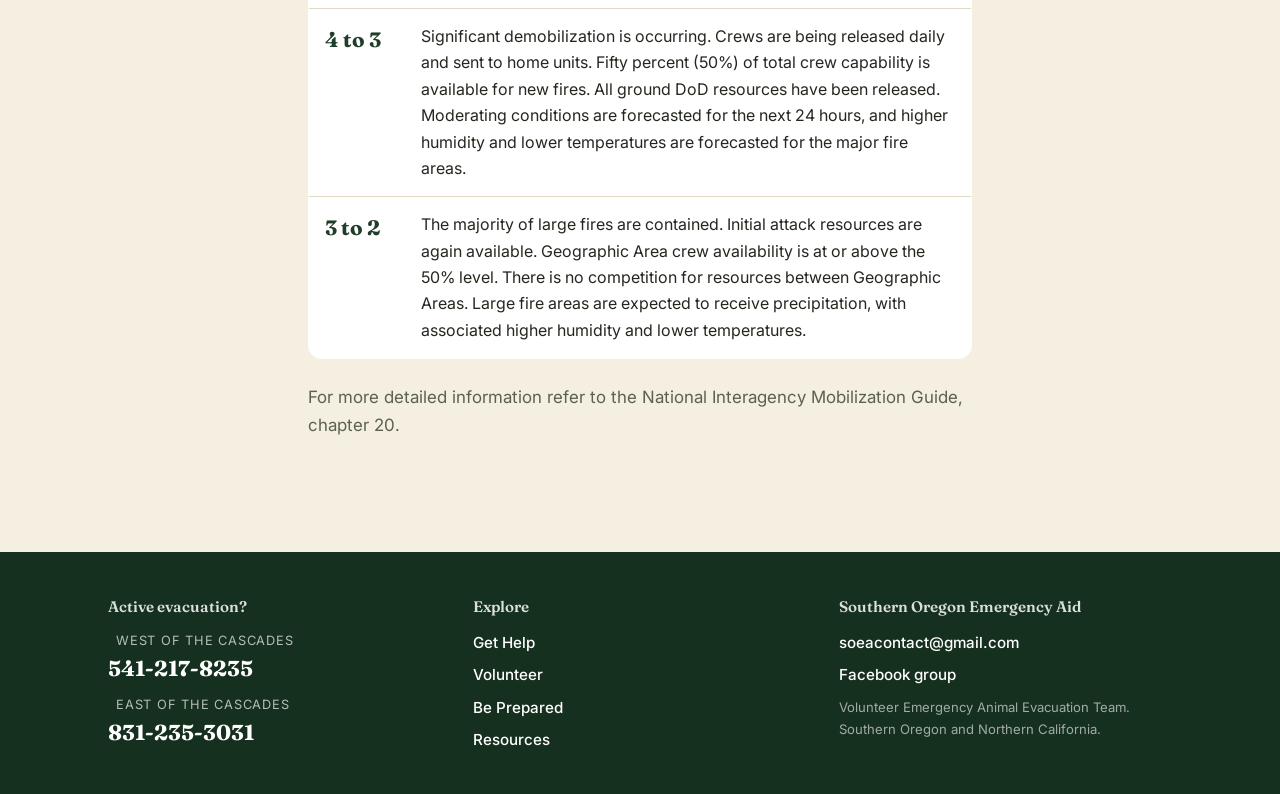
<file: guides/national-preparedness-levels.html>
<!DOCTYPE html>
<html lang="en">
<head>
<meta charset="utf-8" />
<meta name="viewport" content="width=device-width, initial-scale=1" />
<title>National Preparedness Level Definitions · Southern Oregon Emergency Aid</title>
<meta name="description" content="What the national wildfire Preparedness Levels 1 through 5 mean, and what it takes to step back down." />
<link rel="canonical" href="https://southernoregonemergencyaid.org/guides/national-preparedness-levels.html" />
<link rel="icon" href="../assets/favicon.png" />
<link rel="preconnect" href="https://fonts.googleapis.com" />
<link rel="preconnect" href="https://fonts.gstatic.com" crossorigin />
<link href="https://fonts.googleapis.com/css2?family=Fraunces:ital,opsz,wght@0,9..144,500;0,9..144,600;0,9..144,700;1,9..144,500&family=Inter:wght@400;500;600;700;800&display=swap" rel="stylesheet" />
<link rel="stylesheet" href="../site.css" />
<link rel="stylesheet" href="guide.css" />
</head>
<body class="guide-page">

<header class="guide-top">
  <div class="container header-inner">
    <a class="brand" href="../index.html"><img src="../assets/logo.png" alt="Southern Oregon Emergency Aid" /></a>
    <a class="guide-back" href="../index.html#prepared">&larr; All guides</a>
  </div>
</header>

<main class="guide-wrap">
  <p class="eyebrow">Be prepared · Fire season</p>
  <h1>National Preparedness Level Definitions</h1>
  <p class="guide-by">Linda Bacon · August 19, 2016</p>

  <p>The National Preparedness Level tells you how stretched the country's wildfire resources are right now. Note: Geographic Area preparedness level criteria may vary.</p>

  <h2>Going up</h2>
  <table class="lal-table">
    <thead><tr><th>Level</th><th>Description</th></tr></thead>
    <tbody>
      <tr><td>PL 1</td><td>Minimal large fire activity nationally. Most Geographic Areas have low to moderate fire danger. There is little or no commitment of National Resources.</td></tr>
      <tr><td>PL 2</td><td>Several Geographic Areas are experiencing high to extreme fire danger. Wildland fire activity is increasing, and large fires are occurring in one or more Geographic Areas. Minimal mobilization of resources from other Geographic Areas is occurring. There is moderate commitment of National Resources with the potential to mobilize additional resources from other Geographic Areas.</td></tr>
      <tr><td>PL 3</td><td>Two or more Geographic Areas are experiencing wildland or prescribed fire activities requiring a major commitment of National Resources. Additional resources are being ordered and mobilized through NICC. Type 1 and 2 Incident Management Teams are committed in two or more Geographic Areas and crew commitment nationally is at 50%.</td></tr>
      <tr><td>PL 4</td><td>Three or more Geographic Areas are experiencing incidents requiring Type 1 and 2 Incident Management Teams. Competition exists for resources between Geographic Areas. Nationally, 60% of Type 1 and 2 Incident Management Teams and crews are committed.</td></tr>
      <tr class="lal-6"><td>PL 5</td><td>Geographic Areas are experiencing major incidents which have the potential to exhaust all agency fire resources. Eighty percent (80%) of Type 1 and Type 2 Incident Management Teams and crews are committed, as well as the majority of other National Resources.</td></tr>
    </tbody>
  </table>

  <h2>Stepping back down</h2>
  <table class="lal-table">
    <thead><tr><th>Change</th><th>Description</th></tr></thead>
    <tbody>
      <tr><td>5 to 4</td><td>Competition for resources has significantly decreased. No critical fire weather events are forecasted for the next 24 hours, and moderating weather conditions are forecasted for the next three to five days.</td></tr>
      <tr><td>4 to 3</td><td>Significant demobilization is occurring. Crews are being released daily and sent to home units. Fifty percent (50%) of total crew capability is available for new fires. All ground DoD resources have been released. Moderating conditions are forecasted for the next 24 hours, and higher humidity and lower temperatures are forecasted for the major fire areas.</td></tr>
      <tr><td>3 to 2</td><td>The majority of large fires are contained. Initial attack resources are again available. Geographic Area crew availability is at or above the 50% level. There is no competition for resources between Geographic Areas. Large fire areas are expected to receive precipitation, with associated higher humidity and lower temperatures.</td></tr>
    </tbody>
  </table>
  <p class="micro">For more detailed information refer to the National Interagency Mobilization Guide, chapter 20.</p>
</main>

<footer class="guide-foot">
  <div class="container gf-grid">
    <div class="gf-col">
      <p class="gf-h">Active evacuation?</p>
      <p><span class="gf-label">West of the Cascades</span><a href="tel:+15412178235">541-217-8235</a></p>
      <p><span class="gf-label">East of the Cascades</span><a href="tel:+18312353031">831-235-3031</a></p>
    </div>
    <div class="gf-col">
      <p class="gf-h">Explore</p>
      <p><a class="gf-link" href="../index.html#get-help">Get Help</a></p>
      <p><a class="gf-link" href="../index.html#volunteer">Volunteer</a></p>
      <p><a class="gf-link" href="../index.html#prepared">Be Prepared</a></p>
      <p><a class="gf-link" href="../resources.html">Resources</a></p>
    </div>
    <div class="gf-col">
      <p class="gf-h">Southern Oregon Emergency Aid</p>
      <p><a class="gf-link" href="mailto:soeacontact@gmail.com">soeacontact@gmail.com</a></p>
      <p><a class="gf-link" href="https://www.facebook.com/groups/southernoregonemergencyaid" target="_blank" rel="noopener">Facebook group</a></p>
      <p class="gf-micro">Volunteer Emergency Animal Evacuation Team. Southern Oregon and Northern California.</p>
    </div>
  </div>
</footer>

</body>
</html>
</file>
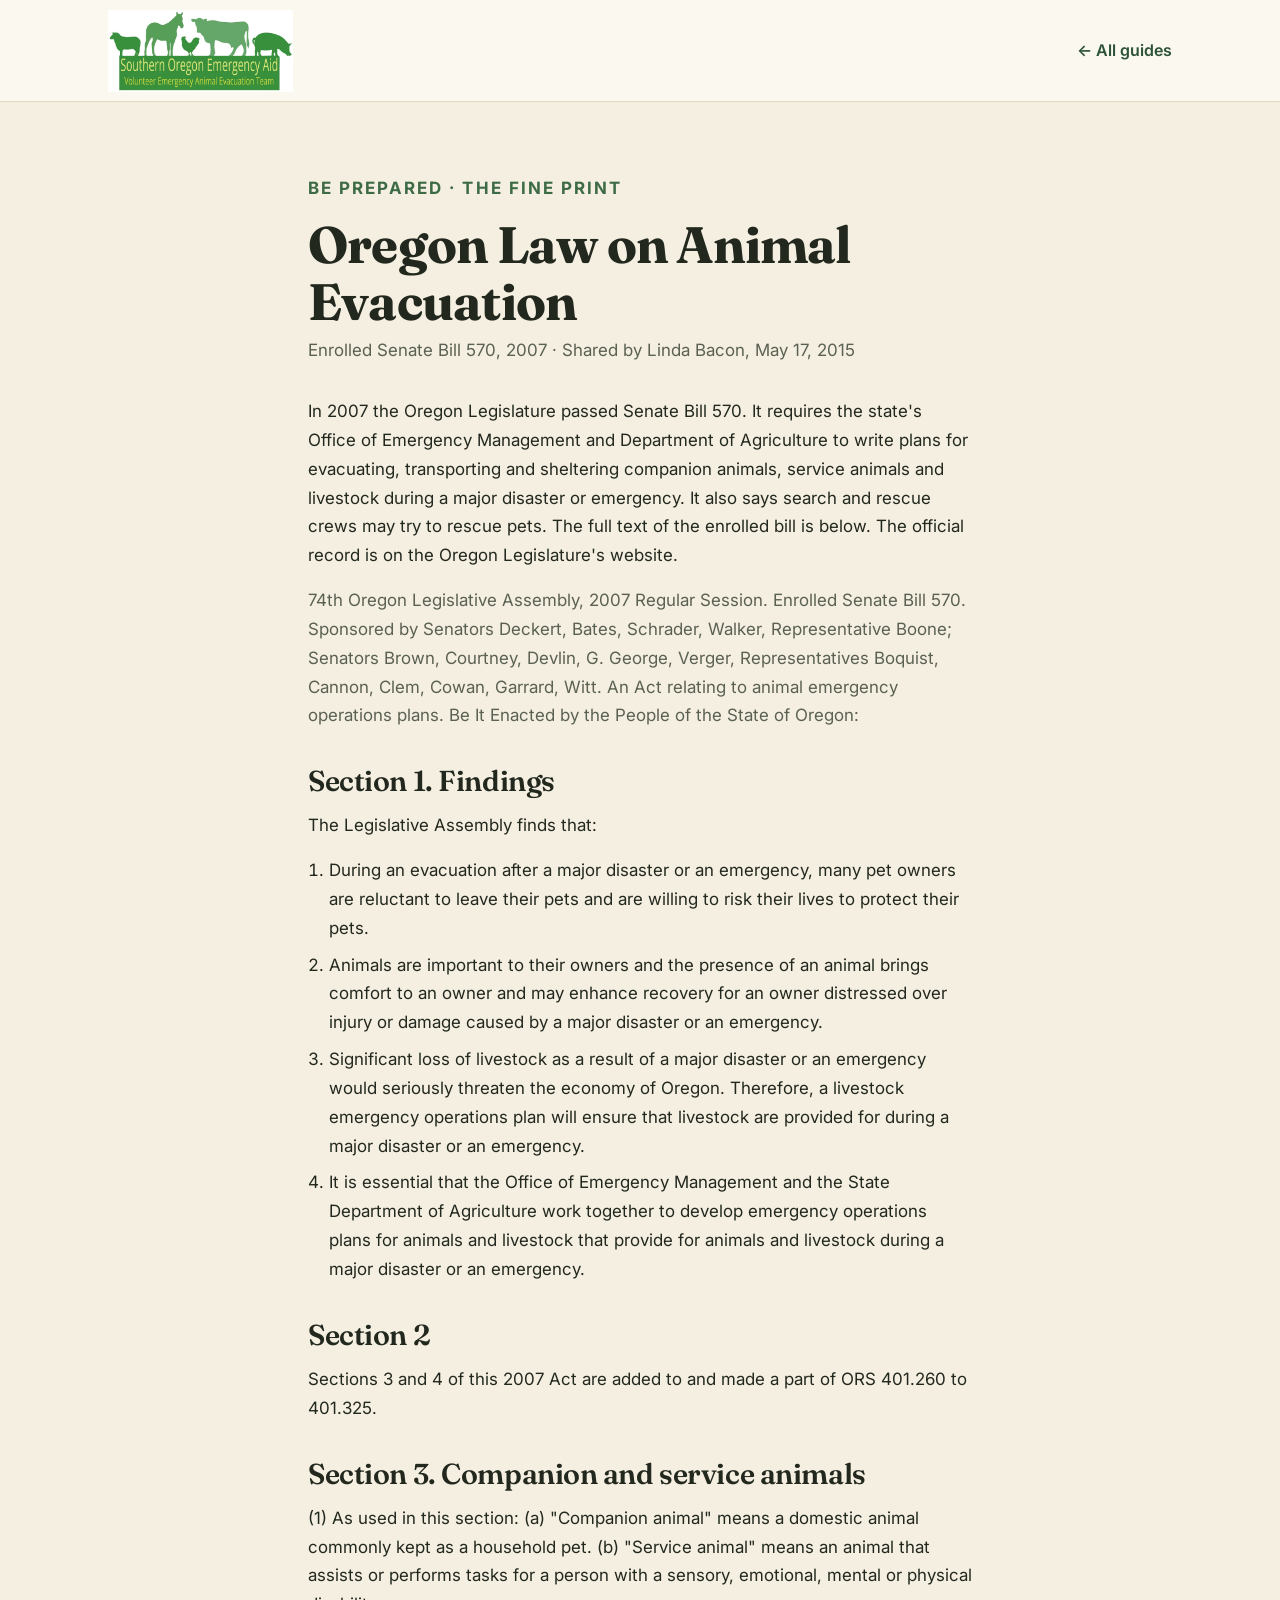
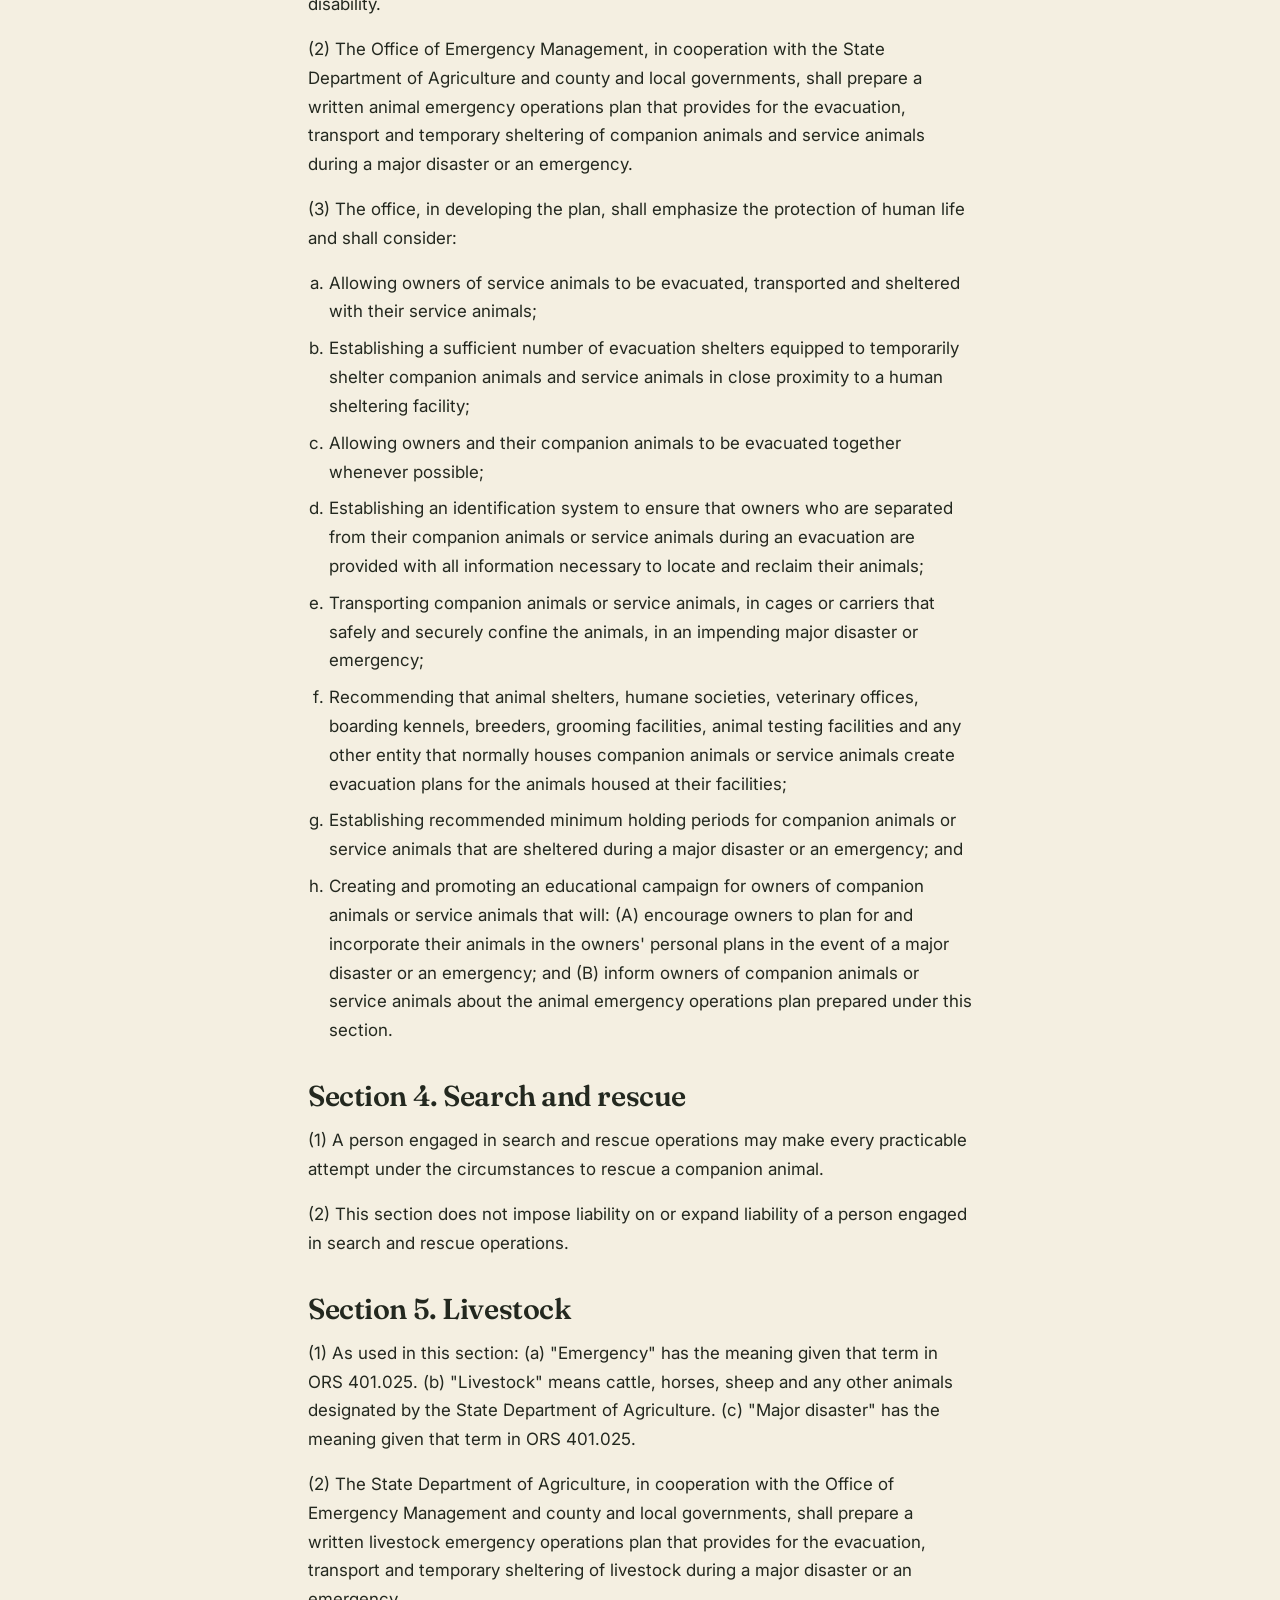
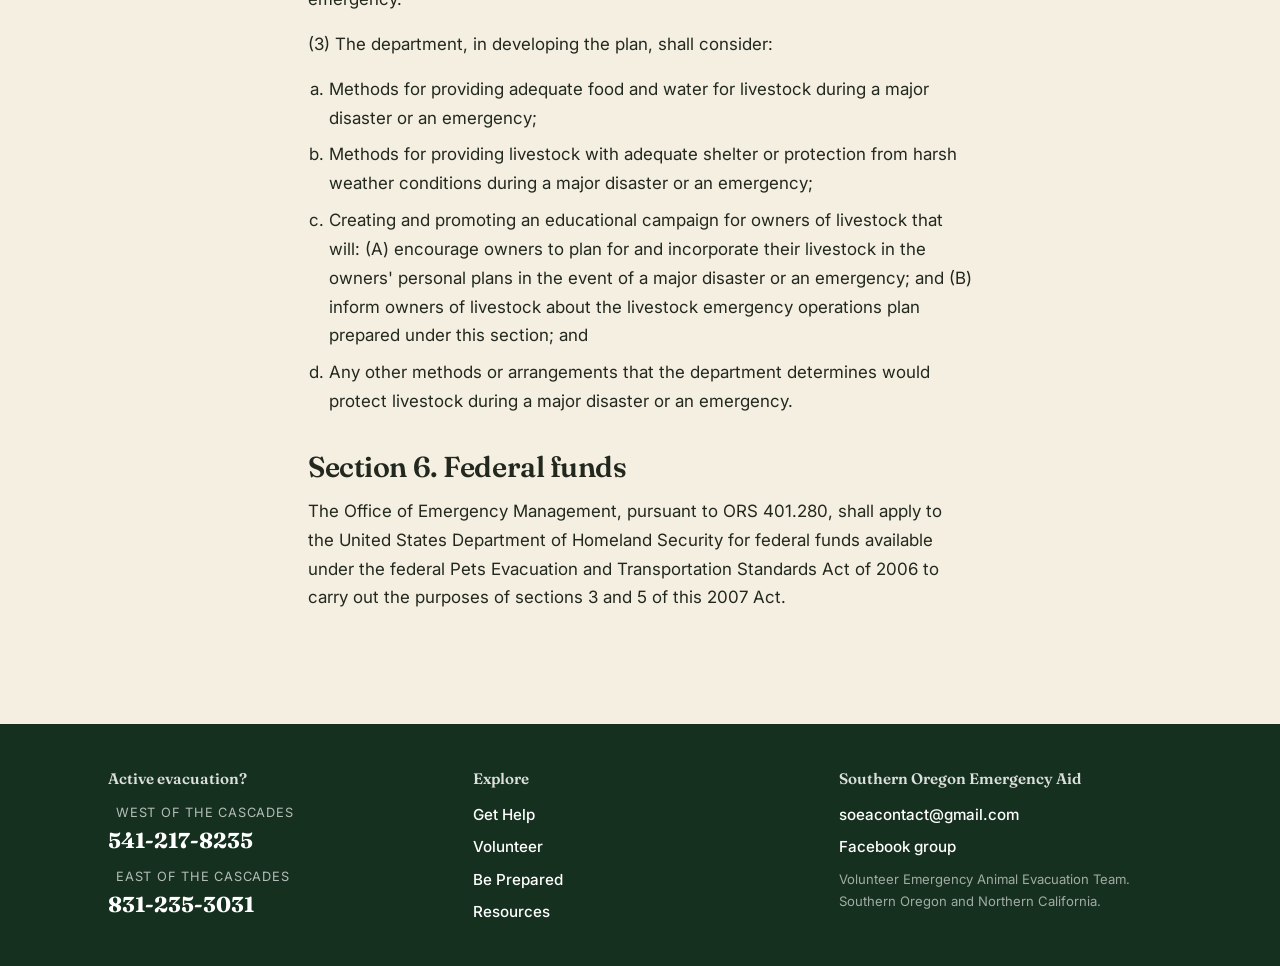
<file: guides/oregon-law-animal-evacuation.html>
<!DOCTYPE html>
<html lang="en">
<head>
<meta charset="utf-8" />
<meta name="viewport" content="width=device-width, initial-scale=1" />
<title>The Fine Print: Oregon Law on Animal Evacuation · Southern Oregon Emergency Aid</title>
<meta name="description" content="Oregon Senate Bill 570 (2007), the law that requires the state to plan for evacuating, transporting, and sheltering pets, service animals, and livestock in a disaster." />
<link rel="canonical" href="https://southernoregonemergencyaid.org/guides/oregon-law-animal-evacuation.html" />
<link rel="icon" href="../assets/favicon.png" />
<link rel="preconnect" href="https://fonts.googleapis.com" />
<link rel="preconnect" href="https://fonts.gstatic.com" crossorigin />
<link href="https://fonts.googleapis.com/css2?family=Fraunces:ital,opsz,wght@0,9..144,500;0,9..144,600;0,9..144,700;1,9..144,500&family=Inter:wght@400;500;600;700;800&display=swap" rel="stylesheet" />
<link rel="stylesheet" href="../site.css" />
<link rel="stylesheet" href="guide.css" />
</head>
<body class="guide-page">

<header class="guide-top">
  <div class="container header-inner">
    <a class="brand" href="../index.html"><img src="../assets/logo.png" alt="Southern Oregon Emergency Aid" /></a>
    <a class="guide-back" href="../index.html#prepared">&larr; All guides</a>
  </div>
</header>

<main class="guide-wrap">
  <p class="eyebrow">Be prepared · The fine print</p>
  <h1>Oregon Law on Animal Evacuation</h1>
  <p class="guide-by">Enrolled Senate Bill 570, 2007 · Shared by Linda Bacon, May 17, 2015</p>

  <p>In 2007 the Oregon Legislature passed Senate Bill 570. It requires the state's Office of Emergency Management and Department of Agriculture to write plans for evacuating, transporting and sheltering companion animals, service animals and livestock during a major disaster or emergency. It also says search and rescue crews may try to rescue pets. The full text of the enrolled bill is below. The official record is on the <a href="https://olis.oregonlegislature.gov/liz/2007R1/Measures/Overview/SB570" target="_blank" rel="noopener">Oregon Legislature's website</a>.</p>

  <p class="micro">74th Oregon Legislative Assembly, 2007 Regular Session. Enrolled Senate Bill 570. Sponsored by Senators Deckert, Bates, Schrader, Walker, Representative Boone; Senators Brown, Courtney, Devlin, G. George, Verger, Representatives Boquist, Cannon, Clem, Cowan, Garrard, Witt. An Act relating to animal emergency operations plans. Be It Enacted by the People of the State of Oregon:</p>

  <h2>Section 1. Findings</h2>
  <p>The Legislative Assembly finds that:</p>
  <ol>
    <li>During an evacuation after a major disaster or an emergency, many pet owners are reluctant to leave their pets and are willing to risk their lives to protect their pets.</li>
    <li>Animals are important to their owners and the presence of an animal brings comfort to an owner and may enhance recovery for an owner distressed over injury or damage caused by a major disaster or an emergency.</li>
    <li>Significant loss of livestock as a result of a major disaster or an emergency would seriously threaten the economy of Oregon. Therefore, a livestock emergency operations plan will ensure that livestock are provided for during a major disaster or an emergency.</li>
    <li>It is essential that the Office of Emergency Management and the State Department of Agriculture work together to develop emergency operations plans for animals and livestock that provide for animals and livestock during a major disaster or an emergency.</li>
  </ol>

  <h2>Section 2</h2>
  <p>Sections 3 and 4 of this 2007 Act are added to and made a part of ORS 401.260 to 401.325.</p>

  <h2>Section 3. Companion and service animals</h2>
  <p>(1) As used in this section: (a) "Companion animal" means a domestic animal commonly kept as a household pet. (b) "Service animal" means an animal that assists or performs tasks for a person with a sensory, emotional, mental or physical disability.</p>
  <p>(2) The Office of Emergency Management, in cooperation with the State Department of Agriculture and county and local governments, shall prepare a written animal emergency operations plan that provides for the evacuation, transport and temporary sheltering of companion animals and service animals during a major disaster or an emergency.</p>
  <p>(3) The office, in developing the plan, shall emphasize the protection of human life and shall consider:</p>
  <ol type="a">
    <li>Allowing owners of service animals to be evacuated, transported and sheltered with their service animals;</li>
    <li>Establishing a sufficient number of evacuation shelters equipped to temporarily shelter companion animals and service animals in close proximity to a human sheltering facility;</li>
    <li>Allowing owners and their companion animals to be evacuated together whenever possible;</li>
    <li>Establishing an identification system to ensure that owners who are separated from their companion animals or service animals during an evacuation are provided with all information necessary to locate and reclaim their animals;</li>
    <li>Transporting companion animals or service animals, in cages or carriers that safely and securely confine the animals, in an impending major disaster or emergency;</li>
    <li>Recommending that animal shelters, humane societies, veterinary offices, boarding kennels, breeders, grooming facilities, animal testing facilities and any other entity that normally houses companion animals or service animals create evacuation plans for the animals housed at their facilities;</li>
    <li>Establishing recommended minimum holding periods for companion animals or service animals that are sheltered during a major disaster or an emergency; and</li>
    <li>Creating and promoting an educational campaign for owners of companion animals or service animals that will: (A) encourage owners to plan for and incorporate their animals in the owners' personal plans in the event of a major disaster or an emergency; and (B) inform owners of companion animals or service animals about the animal emergency operations plan prepared under this section.</li>
  </ol>

  <h2>Section 4. Search and rescue</h2>
  <p>(1) A person engaged in search and rescue operations may make every practicable attempt under the circumstances to rescue a companion animal.</p>
  <p>(2) This section does not impose liability on or expand liability of a person engaged in search and rescue operations.</p>

  <h2>Section 5. Livestock</h2>
  <p>(1) As used in this section: (a) "Emergency" has the meaning given that term in ORS 401.025. (b) "Livestock" means cattle, horses, sheep and any other animals designated by the State Department of Agriculture. (c) "Major disaster" has the meaning given that term in ORS 401.025.</p>
  <p>(2) The State Department of Agriculture, in cooperation with the Office of Emergency Management and county and local governments, shall prepare a written livestock emergency operations plan that provides for the evacuation, transport and temporary sheltering of livestock during a major disaster or an emergency.</p>
  <p>(3) The department, in developing the plan, shall consider:</p>
  <ol type="a">
    <li>Methods for providing adequate food and water for livestock during a major disaster or an emergency;</li>
    <li>Methods for providing livestock with adequate shelter or protection from harsh weather conditions during a major disaster or an emergency;</li>
    <li>Creating and promoting an educational campaign for owners of livestock that will: (A) encourage owners to plan for and incorporate their livestock in the owners' personal plans in the event of a major disaster or an emergency; and (B) inform owners of livestock about the livestock emergency operations plan prepared under this section; and</li>
    <li>Any other methods or arrangements that the department determines would protect livestock during a major disaster or an emergency.</li>
  </ol>

  <h2>Section 6. Federal funds</h2>
  <p>The Office of Emergency Management, pursuant to ORS 401.280, shall apply to the United States Department of Homeland Security for federal funds available under the federal Pets Evacuation and Transportation Standards Act of 2006 to carry out the purposes of sections 3 and 5 of this 2007 Act.</p>
</main>

<footer class="guide-foot">
  <div class="container gf-grid">
    <div class="gf-col">
      <p class="gf-h">Active evacuation?</p>
      <p><span class="gf-label">West of the Cascades</span><a href="tel:+15412178235">541-217-8235</a></p>
      <p><span class="gf-label">East of the Cascades</span><a href="tel:+18312353031">831-235-3031</a></p>
    </div>
    <div class="gf-col">
      <p class="gf-h">Explore</p>
      <p><a class="gf-link" href="../index.html#get-help">Get Help</a></p>
      <p><a class="gf-link" href="../index.html#volunteer">Volunteer</a></p>
      <p><a class="gf-link" href="../index.html#prepared">Be Prepared</a></p>
      <p><a class="gf-link" href="../resources.html">Resources</a></p>
    </div>
    <div class="gf-col">
      <p class="gf-h">Southern Oregon Emergency Aid</p>
      <p><a class="gf-link" href="mailto:soeacontact@gmail.com">soeacontact@gmail.com</a></p>
      <p><a class="gf-link" href="https://www.facebook.com/groups/southernoregonemergencyaid" target="_blank" rel="noopener">Facebook group</a></p>
      <p class="gf-micro">Volunteer Emergency Animal Evacuation Team. Southern Oregon and Northern California.</p>
    </div>
  </div>
</footer>

</body>
</html>
</file>
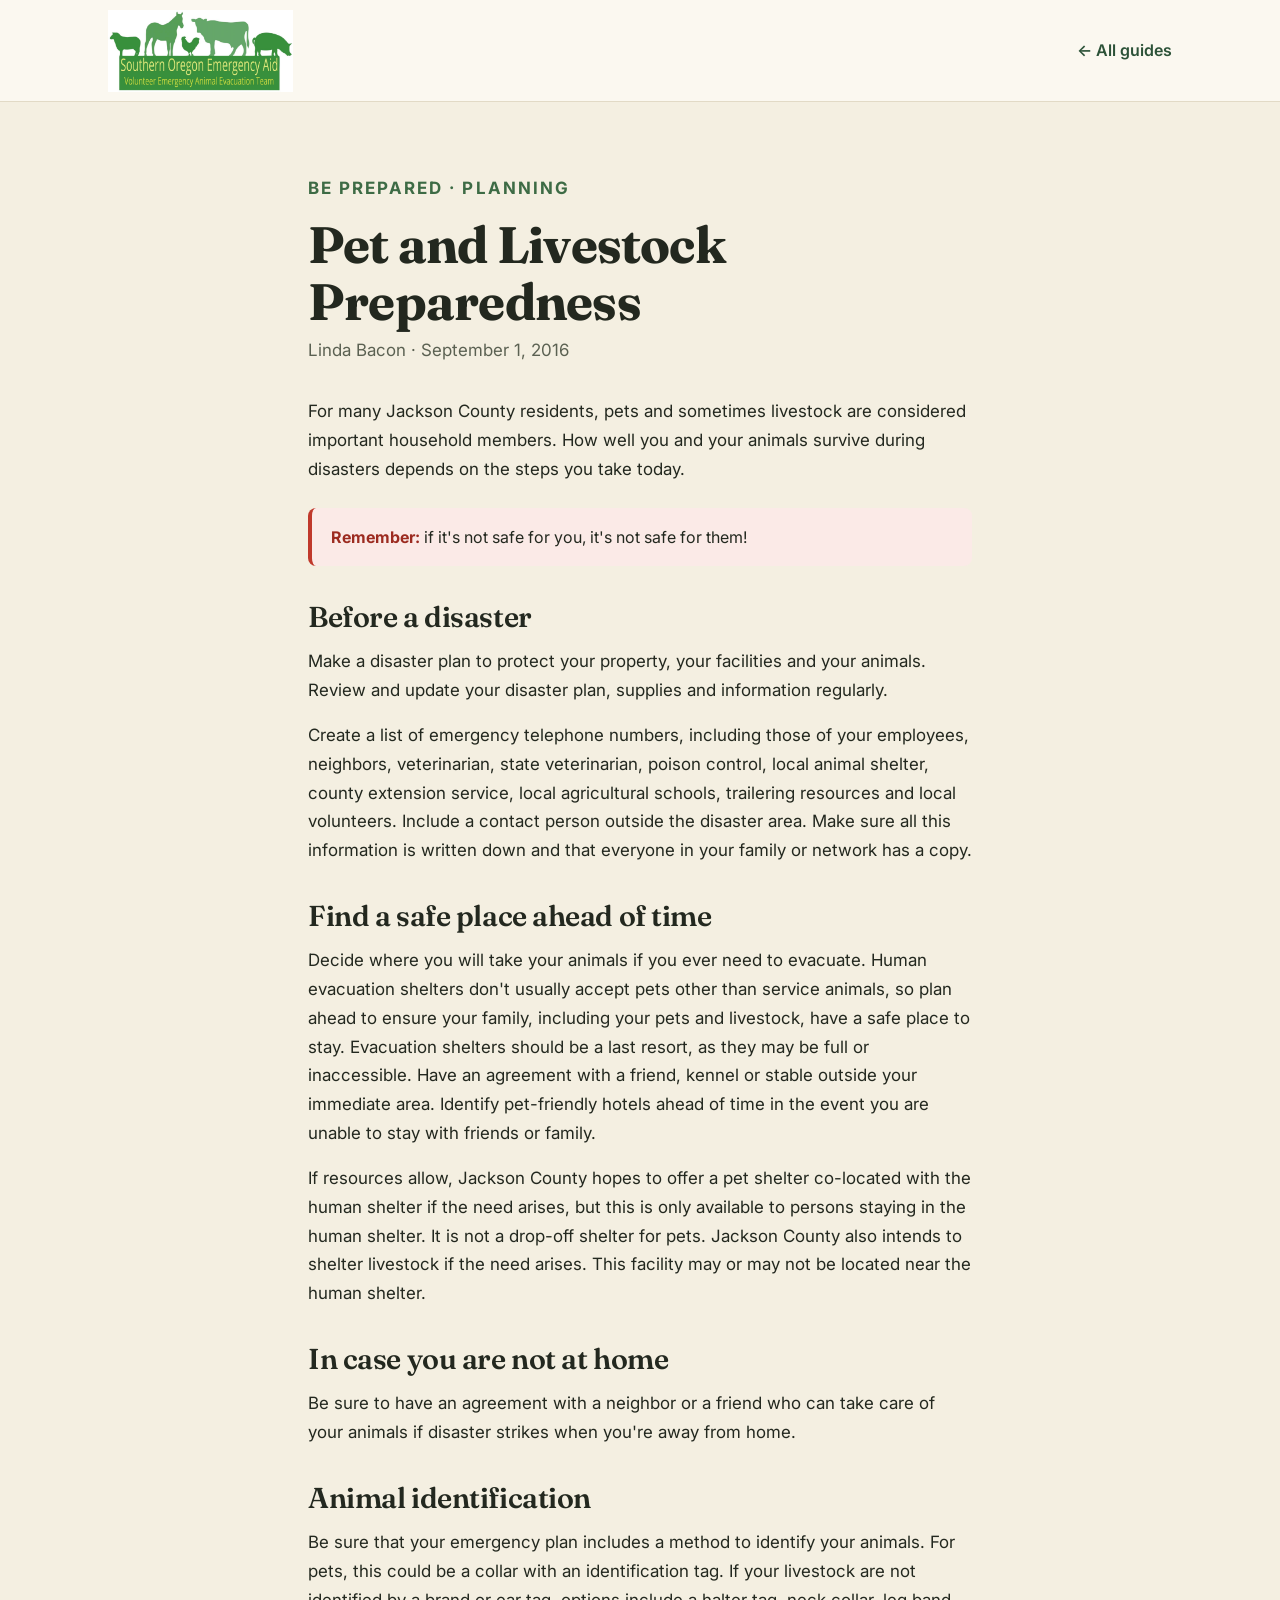
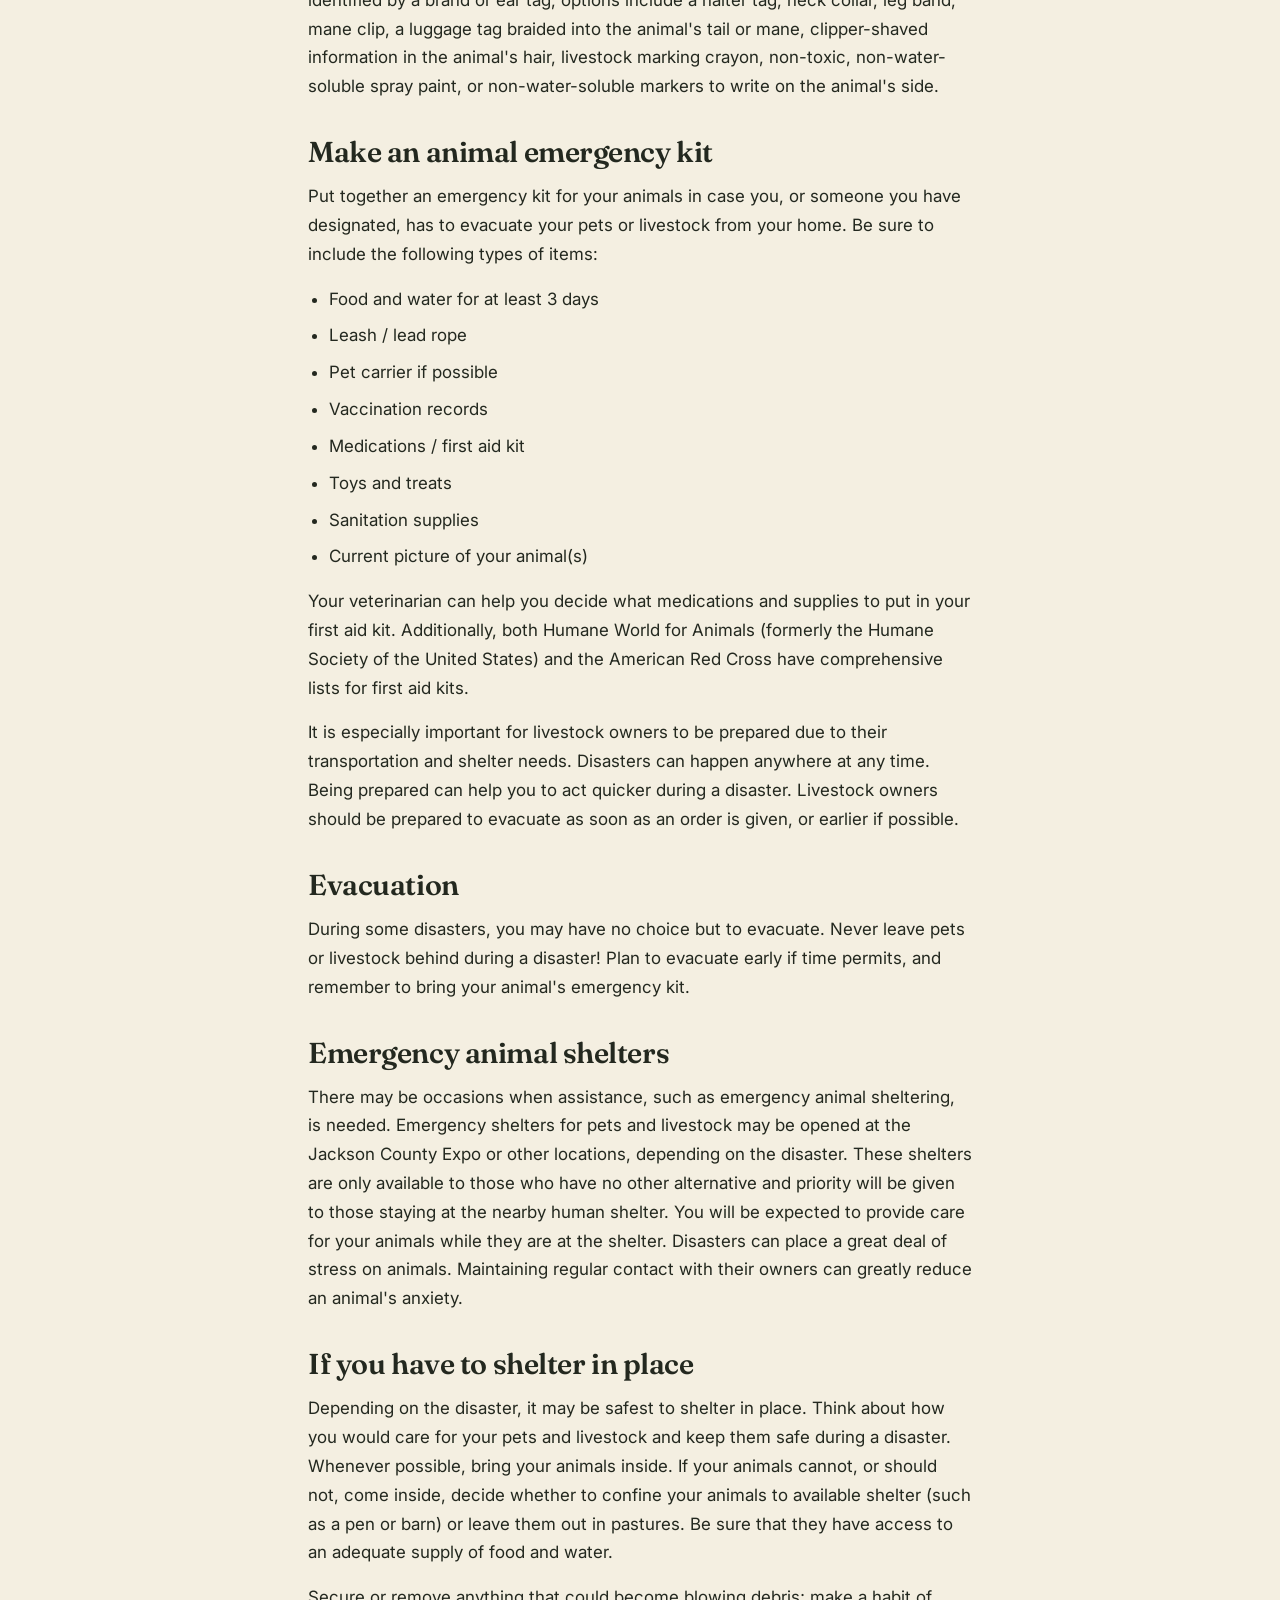
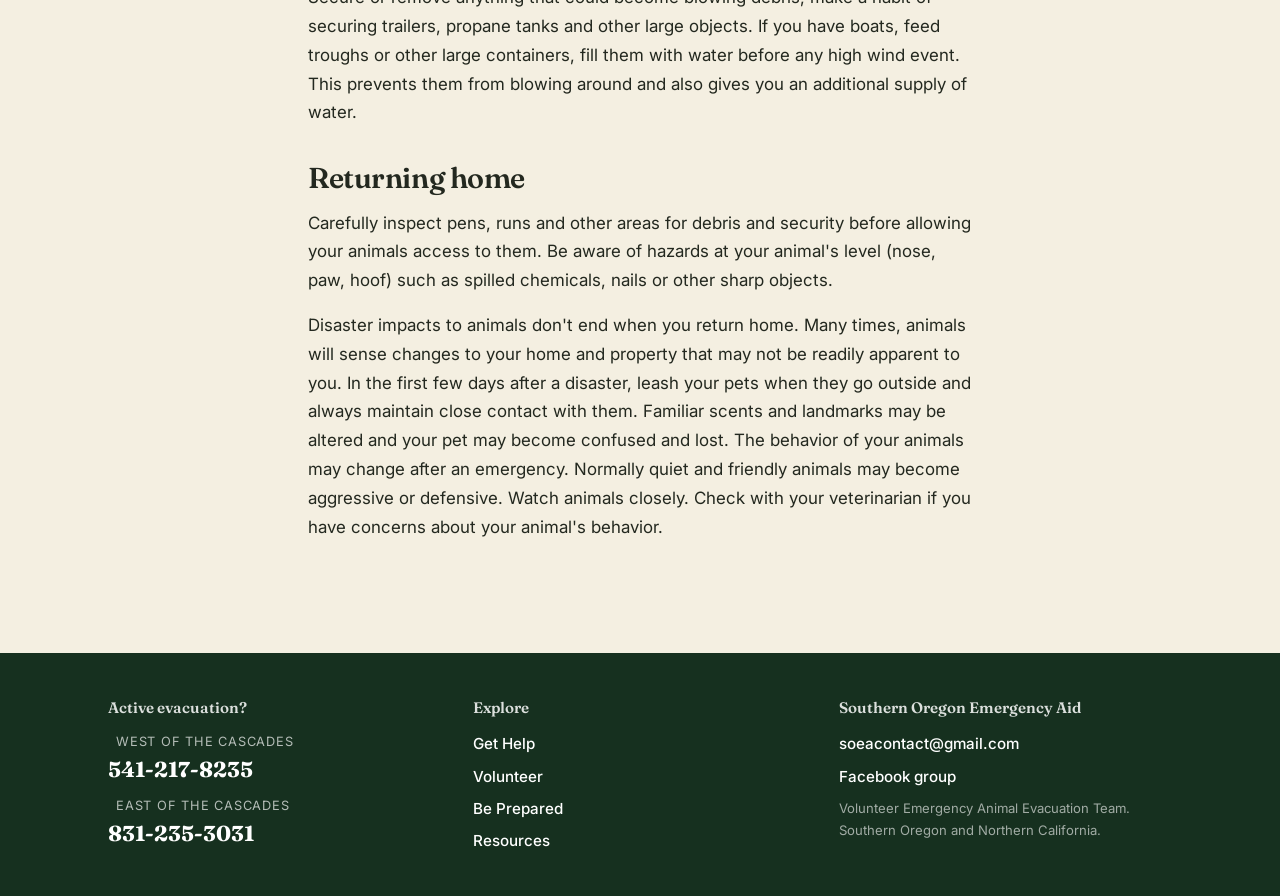
<file: guides/pet-and-livestock-preparedness.html>
<!DOCTYPE html>
<html lang="en">
<head>
<meta charset="utf-8" />
<meta name="viewport" content="width=device-width, initial-scale=1" />
<title>Pet and Livestock Preparedness · Southern Oregon Emergency Aid</title>
<meta name="description" content="How to get your pets and livestock ready before a disaster: planning, identification, an emergency kit, evacuation, sheltering in place, and returning home." />
<link rel="canonical" href="https://southernoregonemergencyaid.org/guides/pet-and-livestock-preparedness.html" />
<link rel="icon" href="../assets/favicon.png" />
<link rel="preconnect" href="https://fonts.googleapis.com" />
<link rel="preconnect" href="https://fonts.gstatic.com" crossorigin />
<link href="https://fonts.googleapis.com/css2?family=Fraunces:ital,opsz,wght@0,9..144,500;0,9..144,600;0,9..144,700;1,9..144,500&family=Inter:wght@400;500;600;700;800&display=swap" rel="stylesheet" />
<link rel="stylesheet" href="../site.css" />
<link rel="stylesheet" href="guide.css" />
</head>
<body class="guide-page">

<header class="guide-top">
  <div class="container header-inner">
    <a class="brand" href="../index.html"><img src="../assets/logo.png" alt="Southern Oregon Emergency Aid" /></a>
    <a class="guide-back" href="../index.html#prepared">&larr; All guides</a>
  </div>
</header>

<main class="guide-wrap">
  <p class="eyebrow">Be prepared · Planning</p>
  <h1>Pet and Livestock Preparedness</h1>
  <p class="guide-by">Linda Bacon · September 1, 2016</p>

  <p>For many Jackson County residents, pets and sometimes livestock are considered important household members. How well you and your animals survive during disasters depends on the steps you take today.</p>
  <div class="callout"><strong>Remember:</strong> if it's not safe for you, it's not safe for them!</div>

  <h2>Before a disaster</h2>
  <p>Make a disaster plan to protect your property, your facilities and your animals. Review and update your disaster plan, supplies and information regularly.</p>
  <p>Create a list of emergency telephone numbers, including those of your employees, neighbors, veterinarian, state veterinarian, poison control, local animal shelter, county extension service, local agricultural schools, trailering resources and local volunteers. Include a contact person outside the disaster area. Make sure all this information is written down and that everyone in your family or network has a copy.</p>

  <h2>Find a safe place ahead of time</h2>
  <p>Decide where you will take your animals if you ever need to evacuate. Human evacuation shelters don't usually accept pets other than service animals, so plan ahead to ensure your family, including your pets and livestock, have a safe place to stay. Evacuation shelters should be a last resort, as they may be full or inaccessible. Have an agreement with a friend, kennel or stable outside your immediate area. Identify pet-friendly hotels ahead of time in the event you are unable to stay with friends or family.</p>
  <p>If resources allow, Jackson County hopes to offer a pet shelter co-located with the human shelter if the need arises, but this is only available to persons staying in the human shelter. It is not a drop-off shelter for pets. Jackson County also intends to shelter livestock if the need arises. This facility may or may not be located near the human shelter.</p>

  <h2>In case you are not at home</h2>
  <p>Be sure to have an agreement with a neighbor or a friend who can take care of your animals if disaster strikes when you're away from home.</p>

  <h2>Animal identification</h2>
  <p>Be sure that your emergency plan includes a method to identify your animals. For pets, this could be a collar with an identification tag. If your livestock are not identified by a brand or ear tag, options include a halter tag, neck collar, leg band, mane clip, a luggage tag braided into the animal's tail or mane, clipper-shaved information in the animal's hair, livestock marking crayon, non-toxic, non-water-soluble spray paint, or non-water-soluble markers to write on the animal's side.</p>

  <h2>Make an animal emergency kit</h2>
  <p>Put together an emergency kit for your animals in case you, or someone you have designated, has to evacuate your pets or livestock from your home. Be sure to include the following types of items:</p>
  <ul>
    <li>Food and water for at least 3 days</li>
    <li>Leash / lead rope</li>
    <li>Pet carrier if possible</li>
    <li>Vaccination records</li>
    <li>Medications / first aid kit</li>
    <li>Toys and treats</li>
    <li>Sanitation supplies</li>
    <li>Current picture of your animal(s)</li>
  </ul>
  <p>Your veterinarian can help you decide what medications and supplies to put in your first aid kit. Additionally, both <a href="https://www.humaneworld.org/en/animal-care-resources" target="_blank" rel="noopener">Humane World for Animals</a> (formerly the Humane Society of the United States) and the <a href="https://www.redcross.org/content/dam/redcross/atg/PDF_s/Preparedness___Disaster_Recovery/Disaster_Preparedness/Home_Fire/First_Aid_Kit_for_Pets.pdf" target="_blank" rel="noopener">American Red Cross</a> have comprehensive lists for first aid kits.</p>
  <p>It is especially important for livestock owners to be prepared due to their transportation and shelter needs. Disasters can happen anywhere at any time. Being prepared can help you to act quicker during a disaster. Livestock owners should be prepared to evacuate as soon as an order is given, or earlier if possible.</p>

  <h2>Evacuation</h2>
  <p>During some disasters, you may have no choice but to evacuate. Never leave pets or livestock behind during a disaster! Plan to evacuate early if time permits, and remember to bring your animal's emergency kit.</p>

  <h2>Emergency animal shelters</h2>
  <p>There may be occasions when assistance, such as emergency animal sheltering, is needed. Emergency shelters for pets and livestock may be opened at the Jackson County Expo or other locations, depending on the disaster. These shelters are only available to those who have no other alternative and priority will be given to those staying at the nearby human shelter. You will be expected to provide care for your animals while they are at the shelter. Disasters can place a great deal of stress on animals. Maintaining regular contact with their owners can greatly reduce an animal's anxiety.</p>

  <h2>If you have to shelter in place</h2>
  <p>Depending on the disaster, it may be safest to shelter in place. Think about how you would care for your pets and livestock and keep them safe during a disaster. Whenever possible, bring your animals inside. If your animals cannot, or should not, come inside, decide whether to confine your animals to available shelter (such as a pen or barn) or leave them out in pastures. Be sure that they have access to an adequate supply of food and water.</p>
  <p>Secure or remove anything that could become blowing debris; make a habit of securing trailers, propane tanks and other large objects. If you have boats, feed troughs or other large containers, fill them with water before any high wind event. This prevents them from blowing around and also gives you an additional supply of water.</p>

  <h2>Returning home</h2>
  <p>Carefully inspect pens, runs and other areas for debris and security before allowing your animals access to them. Be aware of hazards at your animal's level (nose, paw, hoof) such as spilled chemicals, nails or other sharp objects.</p>
  <p>Disaster impacts to animals don't end when you return home. Many times, animals will sense changes to your home and property that may not be readily apparent to you. In the first few days after a disaster, leash your pets when they go outside and always maintain close contact with them. Familiar scents and landmarks may be altered and your pet may become confused and lost. The behavior of your animals may change after an emergency. Normally quiet and friendly animals may become aggressive or defensive. Watch animals closely. Check with your veterinarian if you have concerns about your animal's behavior.</p>
</main>

<footer class="guide-foot">
  <div class="container gf-grid">
    <div class="gf-col">
      <p class="gf-h">Active evacuation?</p>
      <p><span class="gf-label">West of the Cascades</span><a href="tel:+15412178235">541-217-8235</a></p>
      <p><span class="gf-label">East of the Cascades</span><a href="tel:+18312353031">831-235-3031</a></p>
    </div>
    <div class="gf-col">
      <p class="gf-h">Explore</p>
      <p><a class="gf-link" href="../index.html#get-help">Get Help</a></p>
      <p><a class="gf-link" href="../index.html#volunteer">Volunteer</a></p>
      <p><a class="gf-link" href="../index.html#prepared">Be Prepared</a></p>
      <p><a class="gf-link" href="../resources.html">Resources</a></p>
    </div>
    <div class="gf-col">
      <p class="gf-h">Southern Oregon Emergency Aid</p>
      <p><a class="gf-link" href="mailto:soeacontact@gmail.com">soeacontact@gmail.com</a></p>
      <p><a class="gf-link" href="https://www.facebook.com/groups/southernoregonemergencyaid" target="_blank" rel="noopener">Facebook group</a></p>
      <p class="gf-micro">Volunteer Emergency Animal Evacuation Team. Southern Oregon and Northern California.</p>
    </div>
  </div>
</footer>

</body>
</html>
</file>
<file: site.css>
/* ============================================================
   Southern Oregon Emergency Aid — site.css
   Warm-organic: forest & leaf greens + cream, red for emergency.
   Fraunces (display) + Inter (body).
   ============================================================ */

:root {
  /* color */
  --cream: #f4efe1;
  --cream-2: #fbf8f0;
  --surface: #ffffff;
  --green-900: #16301f;   /* deepest forest (dark sections) */
  --green-800: #1f3d29;
  --green-700: #2c5238;
  --green-600: #3d6b45;
  --green: #4a8b3f;        /* leaf / brand (from logo) */
  --green-300: #dce8cf;    /* light green surface */
  --green-100: #ecf2e2;
  --ink: #23281f;
  --muted: #5b6152;
  --muted-light: #cfd8c2;
  --red: #c0392b;
  --red-dark: #9c2b20;
  --gold: #d3a02a;
  --border: #e2dac6;
  --border-dark: rgba(255,255,255,.16);

  /* type */
  --display: "Fraunces", Georgia, serif;
  --body: "Inter", system-ui, sans-serif;

  /* spacing scale (8px base) */
  --s-1: .5rem; --s-2: 1rem; --s-3: 1.5rem; --s-4: 2rem;
  --s-5: 3rem; --s-6: 4rem; --s-7: 6rem;
  --sec-pad: clamp(4rem, 9vw, 8rem);
  --radius: 14px;
  --radius-sm: 8px;
  --shadow: 0 1px 2px rgba(30,40,25,.05), 0 10px 30px rgba(30,40,25,.08);
  --shadow-lg: 0 2px 6px rgba(30,40,25,.06), 0 24px 60px rgba(30,40,25,.14);
  --maxw: 1160px;
}

* { box-sizing: border-box; }
html { scroll-behavior: smooth; scroll-padding-top: 150px; }
body {
  margin: 0;
  font-family: var(--body);
  color: var(--ink);
  background: var(--cream);
  line-height: 1.65;
  -webkit-font-smoothing: antialiased;
}
img { max-width: 100%; display: block; }
a { color: inherit; text-decoration: none; }

.container { width: 100%; max-width: var(--maxw); margin: 0 auto; padding: 0 clamp(1.25rem, 5vw, 3rem); }

/* ---------- Typography ---------- */
h1, h2, h3, h4 { font-family: var(--display); font-weight: 600; line-height: 1.1; letter-spacing: -.015em; margin: 0 0 .5em; color: var(--ink); }
h1 { font-size: clamp(2.6rem, 6vw, 4.6rem); font-weight: 700; }
h2 { font-size: clamp(1.9rem, 3.6vw, 3rem); }
h3 { font-size: clamp(1.15rem, 1.7vw, 1.4rem); }
p { margin: 0 0 1rem; }
.eyebrow { font-family: var(--body); font-weight: 700; font-size: .78rem; letter-spacing: .12em; text-transform: uppercase; color: var(--green-600); margin: 0 0 .9rem; }
.eyebrow-light { color: var(--green); }
.lead { font-size: clamp(1.05rem, 1.5vw, 1.25rem); color: var(--muted); max-width: 62ch; }
.lead-center { margin-left: auto; margin-right: auto; text-align: center; }
.micro { font-size: .82rem; color: var(--muted); }
.micro-center { text-align: center; }

/* ---------- Buttons ---------- */
.btn {
  display: inline-flex; align-items: center; gap: .55rem;
  font-family: var(--body); font-weight: 600; font-size: 1rem;
  padding: .85rem 1.5rem; border-radius: var(--radius-sm);
  border: 1.5px solid transparent; cursor: pointer;
  transition: transform .18s ease-out, background .18s ease-out, color .18s ease-out, box-shadow .18s ease-out;
}
.btn:focus-visible { outline: 3px solid var(--gold); outline-offset: 2px; }
.btn .ico { width: 1.15em; height: 1.15em; fill: none; stroke: currentColor; stroke-width: 2; stroke-linecap: round; stroke-linejoin: round; }
.btn-sm { padding: .55rem 1.05rem; font-size: .92rem; }
.btn-primary { background: var(--green); color: #fff; }
.btn-primary:hover { background: var(--green-700); transform: translateY(-2px); box-shadow: var(--shadow); }
.btn-support { background: var(--gold); color: #3a2d05; }
.btn-support:hover { background: #c1911f; transform: translateY(-2px); }
.btn-emergency { background: var(--red); color: #fff; box-shadow: 0 8px 24px rgba(192,57,43,.32); }
.btn-emergency:hover { background: var(--red-dark); transform: translateY(-2px); }
.btn-ghost { background: transparent; border-color: var(--border); color: var(--ink); }
.btn-ghost:hover { border-color: var(--green); color: var(--green-700); }
.btn-ghost-light { background: rgba(255,255,255,.1); border-color: rgba(255,255,255,.6); color: #fff; backdrop-filter: blur(3px); }
.btn-ghost-light:hover { background: rgba(255,255,255,.9); color: var(--green-800); }

/* ---------- Sticky topbar (strip + header move as one unit) ---------- */
.topbar { position: sticky; top: 0; z-index: 60; }

/* ---------- Emergency strip (two regions) ---------- */
.emergency-strip {
  display: flex; align-items: center; justify-content: center; gap: .5rem .9rem; flex-wrap: wrap;
  background: var(--red); color: #fff; padding: .55rem 1rem; text-align: center;
  font-size: .95rem;
}
.emergency-strip strong { font-weight: 700; }
.es-region { display: inline-flex; align-items: baseline; gap: .45rem; padding: .1rem .35rem; border-radius: 6px; transition: background .15s; }
.es-region:hover { background: rgba(255,255,255,.16); }
.es-region:focus-visible { outline: 2px solid #fff; outline-offset: 1px; }
.es-region-label { font-weight: 600; opacity: .92; font-size: .88rem; }
.emergency-strip .es-number { font-family: var(--display); font-weight: 700; font-size: 1.12rem; letter-spacing: .01em; }
.es-div { opacity: .5; }
.es-pulse { width: 10px; height: 10px; border-radius: 50%; background: #fff; box-shadow: 0 0 0 0 rgba(255,255,255,.7); animation: pulse 2s infinite; }
@keyframes pulse { 0%{box-shadow:0 0 0 0 rgba(255,255,255,.6)} 70%{box-shadow:0 0 0 8px rgba(255,255,255,0)} 100%{box-shadow:0 0 0 0 rgba(255,255,255,0)} }
@media (max-width: 720px){
  .emergency-strip { flex-direction: column; gap: .35rem; padding: .5rem 1rem; }
  .emergency-strip strong { font-size: .9rem; }
  .es-div { display: none; }
  .es-region { gap: .4rem; }
}

/* ---------- Header ---------- */
.site-header { background: rgba(251,248,240,.96); backdrop-filter: blur(8px); border-bottom: 1px solid var(--border); }
.header-inner { display: flex; align-items: center; justify-content: space-between; gap: 1rem; padding: .6rem clamp(1.25rem,5vw,3rem); }
.container.header-inner { max-width: var(--maxw); }
.brand img { height: 82px; width: auto; display: block; }
.nav { display: flex; align-items: center; gap: 1.6rem; }
.nav a { font-weight: 500; font-size: .98rem; color: var(--ink); transition: color .15s; }
.nav a:not(.btn):hover { color: var(--green); }
.nav a:not(.btn) { position: relative; }
.nav a:not(.btn)::after { content:""; position:absolute; left:0; bottom:-4px; width:0; height:2px; background:var(--green); transition:width .2s ease-out; }
.nav a:not(.btn):hover::after { width:100%; }
.nav-toggle { display: none; flex-direction: column; gap: 5px; background: none; border: 0; cursor: pointer; padding: 8px; }
.nav-toggle span { width: 26px; height: 2.5px; background: var(--ink); border-radius: 2px; transition: .2s; }
.mobile-nav { display: none; flex-direction: column; background: var(--cream-2); border-bottom: 1px solid var(--border); }
.mobile-nav a { padding: .9rem clamp(1.25rem,5vw,3rem); border-top: 1px solid var(--border); font-weight: 500; }
body.nav-open .mobile-nav { display: flex; }
body.nav-open .nav-toggle span:nth-child(1){ transform: translateY(7.5px) rotate(45deg); }
body.nav-open .nav-toggle span:nth-child(2){ opacity: 0; }
body.nav-open .nav-toggle span:nth-child(3){ transform: translateY(-7.5px) rotate(-45deg); }

/* ---------- Sections ---------- */
.section { padding: var(--sec-pad) 0; position: relative; }

/* ---------- Photo slots (placeholders) ---------- */
.photo-slot {
  position: relative; display: flex; flex-direction: column; align-items: center; justify-content: center;
  gap: .5rem; text-align: center; padding: 2rem;
  background:
    repeating-linear-gradient(45deg, rgba(74,139,63,.06) 0 14px, rgba(74,139,63,.02) 14px 28px),
    var(--green-100);
  border: 2px dashed var(--green); border-radius: var(--radius); color: var(--green-700); min-height: 200px;
}
.ps-tag { font-family: var(--body); font-weight: 800; letter-spacing: .14em; font-size: .82rem; color: var(--green-700); background: #fff; padding: .3rem .7rem; border-radius: 999px; box-shadow: var(--shadow); }
.ps-desc { font-size: .9rem; color: var(--green-700); max-width: 32ch; }

/* ---------- Hero ---------- */
.hero { position: relative; min-height: 82vh; display: flex; align-items: flex-end; color: #fff; overflow: hidden; }
.hero-media { position: absolute; inset: 0; border: 0; border-radius: 0; min-height: 100%; justify-content: flex-start; align-items: flex-end; padding: 4.2rem 1.25rem 0 0; }
.hero-media .ps-tag, .hero-media .ps-desc { position: relative; z-index: 3; }
.hero-media .ps-tag { font-size: .7rem; }
.hero-media .ps-desc { color: rgba(255,255,255,.85); text-shadow: 0 1px 6px rgba(0,0,0,.5); font-size: .78rem; max-width: 22ch; text-align: right; }
.hero .eyebrow { color: #d6e8c4; }
.hero-overlay { position: absolute; inset: 0; background: linear-gradient(180deg, rgba(22,48,31,.28) 0%, rgba(22,48,31,.55) 55%, rgba(22,48,31,.9) 100%); z-index: 1; }
.hero-content { position: relative; z-index: 2; padding-top: 5rem; padding-bottom: clamp(3rem, 7vw, 6rem); }
.hero h1 { color: #fff; max-width: 16ch; text-shadow: 0 2px 24px rgba(0,0,0,.28); }
.hero-sub { font-size: clamp(1.1rem, 1.7vw, 1.4rem); max-width: 54ch; color: rgba(255,255,255,.94); }
.hero-actions { display: flex; flex-wrap: wrap; gap: .8rem; margin: 1.8rem 0 1.2rem; }
.hero-actions .btn-emergency { font-size: 1.08rem; padding: 1rem 1.7rem; }
.hero-note { font-size: .92rem; color: rgba(255,255,255,.82); max-width: 60ch; border-left: 3px solid var(--gold); padding-left: .9rem; }

/* ---------- Get Help ---------- */
.get-help { background: var(--cream-2); }
.get-help > .container > .lead { max-width: 60ch; }
.call-box {
  display: block; margin: 2rem 0 1.4rem; padding: clamp(1.5rem, 3vw, 2.4rem);
  background: linear-gradient(180deg, #fff 0%, #fff5f3 100%);
  border: 2px solid var(--red); border-left-width: 8px; border-radius: var(--radius);
  box-shadow: 0 14px 40px rgba(192,57,43,.14); transition: transform .18s, box-shadow .18s;
}
.call-box:hover { transform: translateY(-2px); box-shadow: 0 20px 50px rgba(192,57,43,.2); }
.call-box:focus-visible { outline: 3px solid var(--gold); outline-offset: 3px; }
.call-label { display: block; font-weight: 700; color: var(--red-dark); text-transform: uppercase; letter-spacing: .08em; font-size: .82rem; }
.call-number { display: block; font-family: var(--display); font-weight: 700; font-size: clamp(2.4rem, 6vw, 3.6rem); color: var(--red); line-height: 1.05; margin: .2rem 0 .3rem; }
.call-hint { display: block; color: var(--muted); font-size: .96rem; }
.serve-line { color: var(--ink); font-size: 1.02rem; }
.serve-line strong { color: var(--green-700); }

/* Region chooser (two coordinators, split by the Cascades) */
.region-intro { margin: 1.6rem 0 1.2rem; font-size: 1.05rem; color: var(--ink); max-width: 60ch; }
.region-grid { display: grid; grid-template-columns: 1fr 1fr; gap: 1.2rem; margin: 0 0 1rem; }
.region-card {
  display: flex; flex-direction: column; align-items: flex-start;
  padding: clamp(1.4rem, 2.6vw, 2rem);
  background: linear-gradient(180deg, #fff 0%, #fff5f3 100%);
  border: 2px solid var(--red); border-left-width: 8px; border-radius: var(--radius);
  box-shadow: 0 12px 34px rgba(192,57,43,.12);
  transition: transform .18s, box-shadow .18s;
}
.region-card:hover { transform: translateY(-3px); box-shadow: 0 20px 48px rgba(192,57,43,.2); }
.region-card:focus-visible { outline: 3px solid var(--gold); outline-offset: 3px; }
.region-eyebrow { font-family: var(--body); font-weight: 800; font-size: .8rem; letter-spacing: .1em; text-transform: uppercase; color: var(--red-dark); }
.region-counties { margin: .5rem 0 .2rem; color: var(--muted); font-size: .92rem; line-height: 1.5; }
.rc-state { color: var(--green-600); font-weight: 600; }
.region-number { font-family: var(--display); font-weight: 700; font-size: clamp(2rem, 4.4vw, 2.9rem); color: var(--red); line-height: 1.05; margin: .5rem 0 .15rem; }
.region-coord { color: var(--ink); font-weight: 600; font-size: .98rem; }
.region-cta { margin-top: .7rem; font-weight: 700; color: var(--red-dark); font-size: .95rem; }
.region-note { color: var(--muted); font-size: .96rem; max-width: 66ch; }
@media (max-width: 640px){ .region-grid { grid-template-columns: 1fr; } }

.steps { display: grid; grid-template-columns: repeat(4, 1fr); gap: 1.2rem; margin: 2.4rem 0; }
.step { background: var(--surface); border: 1px solid var(--border); border-radius: var(--radius); padding: 1.4rem; box-shadow: var(--shadow); }
.step-n { display: inline-flex; align-items: center; justify-content: center; width: 2.2rem; height: 2.2rem; border-radius: 50%; background: var(--green); color: #fff; font-family: var(--display); font-weight: 700; margin-bottom: .7rem; }
.step h3 { margin-bottom: .3rem; }
.step p { margin: 0; color: var(--muted); font-size: .95rem; }

.help-cols { display: grid; grid-template-columns: 1.3fr 1fr; gap: 1.4rem; margin-top: 1rem; }
.have-ready, .dont-deploy { border-radius: var(--radius); padding: 1.6rem; }
.have-ready { background: var(--green-100); border: 1px solid var(--green-300); }
.dont-deploy { background: #fff5f3; border: 1px solid #f2c9c2; }
.dont-deploy h3 { color: var(--red-dark); }
.check-list { list-style: none; padding: 0; margin: .5rem 0 0; }
.check-list li { position: relative; padding-left: 1.7rem; margin-bottom: .5rem; color: var(--ink); }
.check-list li::before { content: ""; position: absolute; left: 0; top: .35em; width: 1rem; height: .55rem; border-left: 2.5px solid var(--green); border-bottom: 2.5px solid var(--green); transform: rotate(-45deg); }
.reassure { margin-top: 1.6rem; font-size: 1.1rem; text-align: center; color: var(--ink); }
.reassure strong { color: var(--green-700); }

/* ---------- What We Do ---------- */
.what-we-do { text-align: center; }
.what-we-do .eyebrow { text-align: center; }
.do-grid { display: grid; grid-template-columns: repeat(3, 1fr); gap: 1.4rem; margin: 2.6rem 0 2rem; text-align: left; }
.do-card { background: var(--surface); border: 1px solid var(--border); border-radius: var(--radius); padding: 1.9rem; box-shadow: var(--shadow); transition: transform .2s ease-out, box-shadow .2s ease-out; }
.do-card:hover { transform: translateY(-4px); box-shadow: var(--shadow-lg); }
.do-ico { display: inline-flex; align-items: center; justify-content: center; width: 3rem; height: 3rem; border-radius: 12px; background: var(--green-100); margin-bottom: 1rem; }
.do-ico svg { width: 1.5rem; height: 1.5rem; fill: none; stroke: var(--green); stroke-width: 1.8; stroke-linecap: round; stroke-linejoin: round; }
.do-card p { color: var(--muted); margin: 0; }
.coordination { max-width: 760px; margin: 0 auto; background: var(--green-800); color: #fff; border-radius: var(--radius); padding: 1.6rem 2rem; }
.coordination p { margin: 0; font-size: 1.08rem; color: rgba(255,255,255,.92); }
.coordination strong { color: #fff; }

/* ---------- Volunteer ---------- */
.volunteer { background: var(--green-900); color: #fff; }
.volunteer .eyebrow { color: #9ecb7f; }
.volunteer h2 { color: #fff; }
.volunteer .lead { color: rgba(255,255,255,.85); }
.vol-inner { display: grid; grid-template-columns: 1.1fr .9fr; gap: 3rem; align-items: start; }
.how-it-works { list-style: none; padding: 0; margin: 1.5rem 0; }
.how-it-works li { display: flex; align-items: baseline; gap: .8rem; margin-bottom: .8rem; color: rgba(255,255,255,.9); }
.how-it-works li span { flex: 0 0 auto; width: 1.9rem; height: 1.9rem; display: inline-flex; align-items: center; justify-content: center; border-radius: 50%; background: var(--green); color: #fff; font-family: var(--display); font-weight: 700; font-size: .95rem; }
.vol-needs { background: rgba(255,255,255,.06); border: 1px solid var(--border-dark); border-radius: var(--radius); padding: 1.8rem; }
.vol-needs h3 { color: #fff; }
.need-list { list-style: none; padding: 0; margin: 0 0 1rem; }
.need-list li { padding: .8rem 0; border-bottom: 1px solid var(--border-dark); }
.need-list li:last-child { border-bottom: 0; }
.need-list b { display: block; color: #fff; font-family: var(--display); font-weight: 600; font-size: 1.05rem; }
.need-list span { color: rgba(255,255,255,.72); font-size: .92rem; }
.need-foot { color: rgba(255,255,255,.72); font-size: .9rem; margin: 0; }
.volunteer .micro { color: rgba(255,255,255,.6); margin-top: .6rem; }
.vol-forms { display: flex; flex-wrap: wrap; gap: .8rem; margin-top: .5rem; }
.vol-forms .btn { flex: 1 1 auto; justify-content: center; min-width: 190px; }

/* ---------- Story ---------- */
.story { background: var(--cream); }
.story-inner { display: grid; grid-template-columns: .85fr 1.15fr; gap: 3rem; align-items: center; }
.story-media { min-height: 420px; height: 100%; }
.pull-quote { font-family: var(--display); font-size: clamp(1.3rem, 2.4vw, 1.9rem); font-weight: 500; font-style: italic; line-height: 1.3; color: var(--green-800); border-left: 4px solid var(--gold); padding: .3rem 0 .3rem 1.4rem; margin: 1.6rem 0; }
.story-text p { color: var(--ink); }

/* ---------- Rescue stories ---------- */
.stories { background-color: var(--green-800); color: #fff; background-image: url("assets/firs.svg"); background-repeat: repeat-x; background-position: center bottom; background-size: auto 300px; }
.stories .stories-h { color: #fff; }
.story-cards { display: grid; grid-template-columns: 1fr 1fr; gap: 1.6rem; margin-top: 2.2rem; }
.rescue-card { background: rgba(255,255,255,.05); border: 1px solid var(--border-dark); border-radius: var(--radius); overflow: hidden; }
.rc-media { min-height: 220px; border-radius: 0; border: 0; border-bottom: 2px dashed var(--green); }
.rc-media.has-photo { min-height: 0; border-bottom: 0; }
.rc-media.has-photo img { display: block; width: 100%; height: 100%; min-height: 220px; object-fit: cover; }
.rc-body { padding: 1.6rem; }
.rescue-card h3 { color: #fff; }
.rescue-card p { color: rgba(255,255,255,.82); margin: 0; }

/* ---------- Stats ---------- */
.stats { background: var(--green-600); color: #fff; padding: clamp(3rem,6vw,5rem) 0; }
.stat-grid { display: grid; grid-template-columns: repeat(6, 1fr); gap: 1.5rem; text-align: center; }
.stat-num { display: block; font-family: var(--display); font-weight: 700; font-size: clamp(1.8rem, 3vw, 2.8rem); line-height: 1; color: #fff; }
.stat-label { display: block; margin-top: .5rem; font-size: .86rem; color: rgba(255,255,255,.95); letter-spacing: .01em; }

/* ---------- News + Partners ---------- */
.news-partners { background: var(--cream-2); }
.news-head-row { text-align: center; }
.news-head-row .eyebrow { text-align: center; }
.news-grid { list-style: none; padding: 0; margin: 2rem 0 0; display: grid; grid-template-columns: repeat(auto-fill, minmax(300px, 1fr)); gap: 1rem; }
.news-grid a { display: flex; flex-direction: column; height: 100%; background: #fff; border: 1px solid var(--border); border-radius: var(--radius); padding: 1.2rem 1.4rem; transition: transform .18s, box-shadow .18s, border-color .18s; }
.news-grid a:hover { transform: translateY(-2px); box-shadow: var(--shadow); border-color: var(--green-300); }
.news-src { display: block; font-weight: 700; font-size: .74rem; letter-spacing: .09em; text-transform: uppercase; color: var(--green-600); }
.news-head { display: block; font-family: var(--display); font-size: 1.05rem; line-height: 1.3; color: var(--ink); margin: .35rem 0 .7rem; flex: 1; }
.news-go { font-size: .88rem; font-weight: 600; color: var(--green); }
.partners-band { margin-top: 3rem; background: var(--green-100); border-radius: var(--radius); padding: 2.2rem; text-align: center; }
.partners-band .eyebrow { text-align: center; }
.partner-list { list-style: none; padding: 0; margin: 1.2rem 0 0; }
.partner-inline { display: flex; flex-wrap: wrap; justify-content: center; gap: .6rem 2rem; }
.partner-list li { font-family: var(--display); font-size: 1.15rem; font-weight: 600; color: var(--green-800); }
.partner-inline li { padding: .3rem .2rem; }

/* ---------- Be Prepared ---------- */
.prepared { text-align: center; background: var(--cream); }
.prepared .eyebrow { text-align: center; }
.guide-grid { display: grid; grid-template-columns: repeat(3, 1fr); gap: 1.2rem; margin: 2.4rem 0 1rem; text-align: left; }
.guide-card { display: flex; flex-direction: column; background: var(--surface); border: 1px solid var(--border); border-radius: var(--radius); padding: 1.5rem; box-shadow: var(--shadow); transition: transform .2s, box-shadow .2s; }
.guide-card:hover { transform: translateY(-4px); box-shadow: var(--shadow-lg); }
.guide-card p { color: var(--muted); font-size: .95rem; flex: 1; }
.guide-go { font-weight: 600; color: var(--green); font-size: .9rem; }

/* ---------- Support ---------- */
.support { background-color: var(--green-900); color: #fff; text-align: center; background-image: url("assets/firs.svg"); background-repeat: repeat-x; background-position: center bottom; background-size: auto 260px; }
.support .eyebrow { text-align: center; }
.support h2 { color: #fff; }
.support .lead { color: rgba(255,255,255,.85); }
.support-grid { display: grid; grid-template-columns: repeat(3, 1fr); gap: 1.4rem; margin: 2.6rem 0 2rem; text-align: left; }
.support-card { background: rgba(255,255,255,.06); border: 1px solid var(--border-dark); border-radius: var(--radius); padding: 1.8rem; display: flex; flex-direction: column; }
.support-card h3 { color: #fff; }
.support-card p { color: rgba(255,255,255,.8); font-size: .96rem; }
.support-card .btn { margin-top: .6rem; }
.support-card .btn + .btn { margin-top: .6rem; }
.support-give { background: rgba(211,160,42,.12); border-color: rgba(211,160,42,.4); }
.paypal-qr { display: block; width: fit-content; margin: .4rem 0 1rem; padding: 12px; background: #fff; border-radius: var(--radius-sm); box-shadow: var(--shadow); transition: transform .18s, box-shadow .18s; }
.paypal-qr:hover { transform: translateY(-2px); box-shadow: var(--shadow-lg); }
.paypal-qr:focus-visible { outline: 3px solid var(--gold); outline-offset: 3px; }
.paypal-qr img { width: 200px; height: 200px; display: block; }
.mail-to { font-family: var(--display); color: #fff; line-height: 1.5; margin-top: .5rem; }
.igive-line { display: flex; align-items: center; justify-content: space-between; gap: 1.2rem 1.5rem; flex-wrap: wrap; text-align: left; background: rgba(255,255,255,.06); border: 1px solid var(--border-dark); border-radius: var(--radius); padding: 1.4rem 1.8rem; margin: 0 0 1.6rem; }
.igive-text h3 { color: #fff; margin: 0 0 .25rem; }
.igive-text p { color: rgba(255,255,255,.8); font-size: .96rem; margin: 0; max-width: 62ch; }
.igive-line .btn { flex: 0 0 auto; margin: 0; }
.tax-line { max-width: 70ch; margin: 1rem auto 0; color: rgba(255,255,255,.7); font-size: .9rem; }

/* ---------- Who We Are (team) ---------- */
.team { background: var(--cream); text-align: center; }
.team .eyebrow { text-align: center; }
.team-grid { display: grid; grid-template-columns: repeat(4, 1fr); gap: 1.4rem; margin: 2.4rem 0 1rem; text-align: left; }
.team-card { background: var(--surface); border: 1px solid var(--border); border-radius: var(--radius); overflow: hidden; box-shadow: var(--shadow); transition: transform .2s ease-out, box-shadow .2s ease-out; }
.team-card:hover { transform: translateY(-4px); box-shadow: var(--shadow-lg); }
.team-photo { min-height: 210px; border: 0; border-radius: 0; border-bottom: 2px dashed var(--green); }
.team-card h3 { margin: 1.1rem 1.3rem .1rem; }
.team-role { margin: 0 1.3rem .5rem; color: var(--green-700); font-weight: 600; font-size: .9rem; }
.team-bio { margin: 0 1.3rem 1.3rem; color: var(--muted); font-size: .93rem; }

/* ---------- Current Need band ---------- */
.current-need { background: #f7edd0; border-top: 3px solid var(--gold); border-bottom: 3px solid var(--gold); padding: clamp(1.6rem, 4vw, 2.6rem) 0; }
.cn-inner { display: flex; align-items: center; justify-content: space-between; gap: 1.5rem; flex-wrap: wrap; }
.cn-eyebrow { text-transform: uppercase; letter-spacing: .12em; font-weight: 700; font-size: .78rem; color: #856410; margin: 0 0 .3rem; }
.cn-line { font-family: var(--display); font-size: clamp(1.2rem, 2.2vw, 1.7rem); font-weight: 600; color: var(--ink); margin: 0; max-width: 48ch; }
.cn-inner .btn { flex: 0 0 auto; }

/* ---------- FAQ ---------- */
.faq { background: var(--green-100); }
.faq-inner { max-width: 820px; }
.faq-list { margin-top: 1.8rem; }
.faq-list details { background: var(--surface); border: 1px solid var(--border); border-radius: var(--radius-sm); margin-bottom: .7rem; overflow: hidden; }
.faq-list summary { cursor: pointer; padding: 1.1rem 1.3rem; font-family: var(--display); font-weight: 600; font-size: 1.08rem; color: var(--ink); list-style: none; display: flex; justify-content: space-between; align-items: center; gap: 1rem; transition: color .15s; }
.faq-list summary::-webkit-details-marker { display: none; }
.faq-list summary::after { content: "+"; font-size: 1.5rem; line-height: 1; color: var(--green); flex: 0 0 auto; }
.faq-list details[open] summary::after { content: "\2013"; }
.faq-list summary:hover { color: var(--green-700); }
.faq-list summary:focus-visible { outline: 3px solid var(--gold); outline-offset: -3px; border-radius: var(--radius-sm); }
.faq-a { padding: 0 1.3rem 1.2rem; color: var(--muted); }
.faq-a p { margin: 0; }

/* ---------- Where your money goes ---------- */
.money { background: var(--cream-2); }
.money-inner { max-width: 900px; }
.money-list { list-style: none; padding: 0; margin: 2rem 0 0; }
.money-list li { display: flex; gap: 1.5rem; align-items: flex-start; padding: 1.6rem 0; border-top: 1px solid var(--border); }
.money-list li:first-child { border-top: 0; padding-top: .5rem; }
.money-n { font-family: var(--display); font-weight: 700; font-size: clamp(1.7rem, 3vw, 2.5rem); color: var(--green); line-height: 1; flex: 0 0 auto; min-width: 2.6rem; }
.money-list h3 { margin: 0 0 .35rem; }
.money-list p { margin: 0; color: var(--muted); max-width: 62ch; }

/* ---------- Footer ---------- */
.site-footer { background-color: var(--green-900); color: rgba(255,255,255,.82); padding: clamp(3rem,5vw,4.5rem) 0 2rem; border-top: 1px solid var(--border-dark); }
.footer-grid { display: grid; grid-template-columns: 1.4fr 1fr 1fr 1.2fr; gap: 2rem; }
.foot-logo { height: 96px; width: auto; background: #fff; padding: 10px 14px; border-radius: 10px; margin-bottom: 1rem; }
.foot-brand p { max-width: 32ch; font-size: .95rem; }
.foot-col h4 { color: #fff; font-family: var(--body); font-size: .82rem; letter-spacing: .1em; text-transform: uppercase; margin-bottom: .9rem; }
.foot-col a { display: block; padding: .28rem 0; color: rgba(255,255,255,.8); transition: color .15s; }
.foot-col a:hover { color: var(--gold); }
.foot-col p { font-size: .95rem; margin-bottom: .8rem; }
.foot-col p a { display: inline; }
.foot-legal { margin-top: 2.5rem; padding-top: 1.5rem; border-top: 1px solid var(--border-dark); display: flex; justify-content: space-between; flex-wrap: wrap; gap: .5rem; }
.foot-legal p { font-size: .82rem; color: rgba(255,255,255,.55); margin: 0; }

/* ---------- Reveal (visible by default; animates in — never hides content) ---------- */
.reveal.in { animation: fadeUp .6s ease-out both; }
@keyframes fadeUp { from { opacity: 0; transform: translateY(18px); } to { opacity: 1; transform: none; } }

/* ---------- Responsive ---------- */
@media (max-width: 1024px) {
  .steps { grid-template-columns: repeat(2, 1fr); }
  .stat-grid { grid-template-columns: repeat(3, 1fr); gap: 1.8rem 1rem; }
  .guide-grid { grid-template-columns: repeat(2, 1fr); }
  .support-grid { grid-template-columns: 1fr; }
  .vol-inner, .story-inner { grid-template-columns: 1fr; gap: 2rem; }
  .story-media { min-height: 300px; }
  .story-cards { grid-template-columns: 1fr; }
  .footer-grid { grid-template-columns: 1fr 1fr; gap: 1.6rem; }
  .team-grid { grid-template-columns: repeat(2, 1fr); }
}
@media (max-width: 768px) {
  .nav { display: none; }
  .nav-toggle { display: flex; }
  .do-grid { grid-template-columns: 1fr; }
  .help-cols { grid-template-columns: 1fr; }
  .hero { min-height: 74vh; }
  .brand img { height: 64px; }
  .hero-media .ps-desc { display: none; }
  .hero-media { padding: 3.4rem .8rem 0 0; }
}
@media (max-width: 480px) {
  .steps { grid-template-columns: 1fr; }
  .stat-grid { grid-template-columns: repeat(2, 1fr); }
  .guide-grid { grid-template-columns: 1fr; }
  .foot-legal { flex-direction: column; }
  .footer-grid { grid-template-columns: 1fr; }
  .team-grid { grid-template-columns: 1fr; }
}
@media (prefers-reduced-motion: reduce) {
  * { animation: none !important; }
  .reveal { opacity: 1 !important; transform: none !important; transition: none !important; }
  html { scroll-behavior: auto; }
}

/* Team photos (real) */
.team-photo.has-photo { min-height: 0; border-bottom: 0; padding: 0; background: none; display: block; }
.team-photo.has-photo img { display: block; width: 100%; aspect-ratio: 8 / 9; object-fit: cover; }

/* Hero photo (real) */
.hero-media.has-photo { padding: 0; background: #14110f; display: block; overflow: hidden; }
.hero-media.has-photo img { position: absolute; inset: 0; width: 100%; height: 100%; max-width: none; object-fit: cover; object-position: 50% 60%; }
.hero-media.has-photo::after { content: ""; position: absolute; inset: 0; background: linear-gradient(90deg, rgba(20,17,15,.62) 0%, rgba(20,17,15,.35) 45%, rgba(20,17,15,.08) 100%); }
@media (max-width: 720px) { .hero-media.has-photo img { object-position: 50% 70%; } .hero-media.has-photo::after { background: linear-gradient(180deg, rgba(20,17,15,.45) 0%, rgba(20,17,15,.55) 100%); } }

/* Story photo (real) */
.story-media.has-photo { padding: 0; border: 0; background: none; display: block; overflow: hidden; border-radius: var(--radius); }
.story-media.has-photo img { width: 100%; height: 100%; min-height: 420px; object-fit: cover; }
@media (max-width: 900px) { .story-media.has-photo img { min-height: 300px; max-height: 420px; } }

.hero:has(.hero-media.has-photo) .hero-overlay { background: linear-gradient(180deg, rgba(0,0,0,.18) 0%, rgba(0,0,0,.08) 100%); }

/* Partners band with photo */
.partners-band.has-photo { display: grid; grid-template-columns: minmax(0, 5fr) minmax(0, 7fr); gap: 2.2rem; align-items: center; text-align: left; padding: 1.4rem; }
.partners-band.has-photo .eyebrow, .partners-band.has-photo .lead-center { text-align: left; margin-left: 0; }
.partners-band.has-photo .partner-inline { justify-content: flex-start; gap: .5rem 1.6rem; }
.partners-photo { margin: 0; }
.partners-photo img { width: 100%; aspect-ratio: 4 / 3; object-fit: cover; border-radius: var(--radius-sm); }
.partners-photo figcaption { font-size: .82rem; color: var(--muted); margin-top: .55rem; }
@media (max-width: 800px) { .partners-band.has-photo { grid-template-columns: 1fr; text-align: center; padding: 1.4rem; }
  .partners-band.has-photo .eyebrow, .partners-band.has-photo .lead-center { text-align: center; margin-left: auto; }
  .partners-band.has-photo .partner-inline { justify-content: center; } }

/* Why we do this (Maria's words) */
.why { background: var(--cream-2); border-top: 1px solid var(--border); border-bottom: 1px solid var(--border); }
.why-inner { max-width: 760px; }
.why h2 { font-style: italic; font-weight: 500; color: var(--green-800); margin-bottom: 1.6rem; }
.why-body p { font-size: 1.08rem; line-height: 1.7; color: var(--ink); }
.why-body p:first-child::first-letter { font-family: var(--display); font-size: 3.4em; float: left; line-height: .85; padding: .08em .12em 0 0; color: var(--green); }
.why-attr { margin-top: 1.4rem; padding-top: 1rem; border-top: 3px solid var(--gold); display: inline-block; color: var(--muted); font-size: .95rem; }
.why-attr strong { color: var(--green-800); font-family: var(--display); font-size: 1.15rem; }

/* Useful links (Be Prepared) */
.links-band { margin: 1.4rem auto 0; max-width: 980px; text-align: left; background: var(--surface); border: 1px solid var(--border); border-radius: var(--radius); padding: 1.6rem 1.8rem; box-shadow: var(--shadow); }
.links-h { font-family: var(--display); font-size: clamp(1.6rem, 2.6vw, 2.1rem); font-weight: 600; color: var(--green-800); margin: 0 0 1.1rem; padding-bottom: .6rem; border-bottom: 3px solid var(--gold); display: inline-block; }
.links-list { list-style: none; margin: 0; padding: 0; display: grid; grid-template-columns: 1fr 1fr; gap: 0 2.5rem; }
.links-list li { padding: .85rem 0; border-top: 1px solid var(--border); display: flex; flex-direction: column; gap: .15rem; }
.links-list li:nth-child(-n+2) { border-top: 0; padding-top: 0; }
@media (max-width: 760px) { .links-list { grid-template-columns: 1fr; } .links-list li:nth-child(2) { border-top: 1px solid var(--border); padding-top: .85rem; } }
.links-list a { font-weight: 700; color: var(--green-700); font-size: 1.05rem; }
.links-list a::after { content: "\00a0\2197"; font-size: .85em; }
.links-list a:hover { color: #b8891a; text-decoration: underline; text-decoration-color: var(--gold); }
.links-list span { color: var(--muted); font-size: .95rem; }

.guide-more { text-align: center; margin: 1.6rem 0 0; }
.resources-wrap { max-width: 1000px; }
.resources-wrap .links-band { margin: 1.4rem 0 0; max-width: none; }
.resources-wrap .links-band:first-of-type { margin-top: .4rem; }

/* Resources panel (Be Prepared) */
.resources-panel { display: grid; grid-template-columns: 1fr auto; gap: 2rem; align-items: center; text-align: left; margin: 2.2rem auto 0; padding: 2.2rem 2.4rem; background-color: var(--green-800); color: #fff; border-radius: var(--radius); box-shadow: var(--shadow-lg); background-image: url("assets/firs.svg"); background-repeat: repeat-x; background-position: center bottom; background-size: auto 200px; transition: transform .2s ease-out, box-shadow .2s ease-out; }
.resources-panel:hover { transform: translateY(-3px); box-shadow: 0 2px 6px rgba(30,40,25,.1), 0 28px 60px rgba(30,40,25,.22); }
.resources-panel h3 { color: #fff; font-size: clamp(1.5rem, 2.6vw, 2.1rem); margin: 0 0 .5rem; }
.resources-panel .rp-text > p:not(.eyebrow) { color: rgba(255,255,255,.85); max-width: 60ch; margin-bottom: 1.1rem; }
.rp-chips { list-style: none; margin: 0; padding: 0; display: flex; flex-wrap: wrap; gap: .5rem; }
.rp-chips li { font-size: .84rem; font-weight: 600; padding: .35rem .8rem; border-radius: 999px; background: rgba(255,255,255,.12); border: 1px solid rgba(255,255,255,.22); }
.rp-go { white-space: nowrap; font-weight: 700; font-size: 1.05rem; padding: .95rem 1.5rem; border-radius: var(--radius-sm); background: var(--gold); color: #3a2d05; }
.resources-panel:hover .rp-go { background: #c1911f; }
@media (max-width: 800px) { .resources-panel { grid-template-columns: 1fr; padding: 1.6rem 1.4rem; } .rp-go { text-align: center; } }
.rp-chips li:hover { background: var(--gold); border-color: var(--gold); color: #3a2d05; }
.guide-card:focus-visible, .resources-panel:focus-visible { outline: 3px solid var(--gold); outline-offset: 3px; }
.links-list a:focus-visible, .nav a:focus-visible, .mobile-nav a:focus-visible { outline: 3px solid var(--gold); outline-offset: 3px; border-radius: 4px; }
.vol-photo-wrap { position: relative; width: calc(100% + 3.6rem); margin: -1.8rem 0 1.2rem -1.8rem; }
.vol-photo-wrap img { display: block; width: 100%; max-width: none; height: 220px; object-fit: cover; object-position: 50% 40%; border-radius: var(--radius) var(--radius) 0 0; }

/* After the Fire (USDA recovery) */
.recovery { background: var(--green-100); text-align: center; }
.recovery .eyebrow { text-align: center; }
.recovery h2 { max-width: 22ch; margin-left: auto; margin-right: auto; }
.recovery-inner { display: grid; grid-template-columns: minmax(0, 5fr) minmax(0, 7fr); gap: 2.4rem; align-items: start; text-align: left; margin-top: 2.4rem; background: var(--surface); border: 1px solid var(--border); border-radius: var(--radius); padding: 1.6rem; box-shadow: var(--shadow); }
.recovery-img img { width: 100%; display: block; border-radius: var(--radius-sm); border: 1px solid var(--border); }
.recovery-list { list-style: none; margin: 0 0 1.2rem; padding: 0; }
.recovery-list li { display: grid; grid-template-columns: 4.2rem 1fr; gap: .8rem; padding: .7rem 0; border-top: 1px solid var(--border); font-size: .98rem; color: var(--muted); }
.recovery-list li:first-child { border-top: 0; padding-top: 0; }
.recovery-list b { font-family: var(--display); font-size: 1.15rem; color: var(--green-800); }
.recovery-list strong { color: var(--ink); font-weight: 600; }
.recovery-deadline { display: block; background: #fbeae7; border-left: 4px solid var(--red); border-radius: var(--radius-sm); padding: .7rem 1rem; color: var(--red-dark); margin: 0 0 1.2rem; }
.rd-label { margin-right: .5rem; font-size: .78rem; font-weight: 800; letter-spacing: .1em; text-transform: uppercase; }
.recovery-actions { display: flex; flex-wrap: wrap; gap: .8rem; }
@media (max-width: 900px) { .recovery-inner { grid-template-columns: 1fr; } }

/* Pull-quote attribution (Linda + Maria) */
.pull-quote p { margin: 0; }
.pq-attr { margin-top: .8rem; font-family: var(--body); font-style: normal; font-size: .95rem; color: var(--muted); }
.pq-attr strong { font-family: var(--display); font-style: normal; font-weight: 600; font-size: 1.1rem; color: var(--green-800); }
.why-quote { margin: 0 0 2rem; font-size: clamp(1.6rem, 3vw, 2.4rem); }

/* Photo credits (2026-09-18, per Linda) */
.rc-media.has-photo { position: relative; }
.photo-credit { position: absolute; right: .55rem; bottom: .5rem; font-size: .68rem; letter-spacing: .02em; line-height: 1; padding: .3rem .5rem; border-radius: 3px; color: rgba(255,255,255,.92); background: rgba(20,32,26,.62); pointer-events: none; }
.credit-inline { color: var(--muted); opacity: .85; white-space: nowrap; }
.foot-legal a { color: inherit; text-decoration: underline; text-underline-offset: 2px; }
.foot-legal a:hover, .foot-legal a:focus-visible { color: var(--gold, #d9b34a); }
.hero-credit { right: 1rem; bottom: .9rem; z-index: 4; }
.story-media.has-photo { position: relative; }
.partners-media { position: relative; }
.partners-media img { display: block; width: 100%; }
</file>
<file: guides/guide.css>
/* Guide pages */
.guide-page { background: var(--cream); }
.guide-top { background: var(--cream-2); border-bottom: 1px solid var(--border); }
.guide-top .header-inner { padding-top: .6rem; padding-bottom: .6rem; }
.guide-back { font-weight: 600; color: var(--green-700); }
.guide-back:hover { color: var(--green); }
.guide-wrap { max-width: 760px; margin: 0 auto; padding: clamp(2.5rem, 6vw, 4.5rem) clamp(1.25rem, 5vw, 3rem) clamp(3rem, 8vw, 6rem); }
.guide-wrap h1 { font-size: clamp(2rem, 4.5vw, 3.2rem); margin-bottom: .4rem; }
.guide-by { color: var(--muted); font-size: .92rem; margin-bottom: 2rem; }
.guide-wrap h2 { font-size: clamp(1.4rem, 2.4vw, 1.8rem); margin-top: 2.2rem; }
.guide-wrap p, .guide-wrap li { font-size: 1.06rem; line-height: 1.7; }
.guide-wrap ul, .guide-wrap ol { padding-left: 1.3rem; }
.guide-wrap li { margin-bottom: .5rem; }
.lal-table { width: 100%; border-collapse: collapse; margin: 1.5rem 0; background: var(--surface); border: 1px solid var(--border); border-radius: var(--radius); overflow: hidden; }
.lal-table th, .lal-table td { text-align: left; padding: .9rem 1rem; border-top: 1px solid var(--border); vertical-align: top; }
.lal-table th { background: var(--green-100); color: var(--green-800); font-family: var(--body); font-size: .82rem; letter-spacing: .08em; text-transform: uppercase; border-top: 0; }
.lal-table td:first-child { font-family: var(--display); font-weight: 700; font-size: 1.3rem; color: var(--green-800); white-space: nowrap; width: 5.5rem; }
.lal-table tr.lal-6 td { background: #fbeae7; }
.lal-table tr.lal-6 td:first-child { color: var(--red-dark); }
.callout { background: #fbeae7; border-left: 4px solid var(--red); border-radius: var(--radius-sm); padding: 1rem 1.2rem; margin: 1.5rem 0; }
.callout strong { color: var(--red-dark); }
.guide-foot { background: var(--green-900); color: #fff; padding: 2rem 0; text-align: center; font-size: .95rem; }
.guide-foot a { color: #fff; font-weight: 700; font-family: var(--display); font-size: 1.15rem; }
.guide-foot span { opacity: .8; margin: 0 .5rem; }
@media (max-width: 600px) { .lal-table th, .lal-table td { padding: .7rem .7rem; } .lal-table td:first-child { width: auto; font-size: 1.1rem; } }

.evac-1, .evac-2, .evac-3 { padding-left: .9rem; border-left: 6px solid; }
.evac-1 { border-color: var(--green); }
.evac-2 { border-color: var(--gold); }
.evac-3 { border-color: var(--red); }
.callout-amber { background: #fdf3dc; border-left-color: var(--gold); }
.callout-amber strong { color: #7a5a0a; }

/* Resources page */
.guide-wrap.resources-wrap { max-width: 1040px; }
.resources-page { background-color: var(--cream); background-image: url("../assets/firs-cream.svg"); background-repeat: repeat-x; background-position: center bottom; background-size: auto 340px; background-attachment: fixed; }
.resources-page .guide-wrap { padding-bottom: clamp(6rem, 14vw, 12rem); }

/* Structured footer for guide + resources pages */
.guide-foot { text-align: left; padding: 2.6rem 0 2.2rem; }
.gf-grid { display: grid; grid-template-columns: repeat(3, 1fr); gap: 2rem; }
.gf-col p { margin: 0 0 .45rem; font-size: .95rem; color: rgba(255,255,255,.85); }
.gf-h { font-family: var(--display); font-size: 1.15rem; font-weight: 600; color: #fff; margin-bottom: .7rem !important; }
.gf-label { display: block; font-size: .8rem; letter-spacing: .06em; text-transform: uppercase; opacity: .75; }
.guide-foot a { font-size: 1.35rem; }
.guide-foot a.gf-link { font-family: var(--body); font-weight: 500; font-size: .95rem; }
.guide-foot a:hover { color: var(--gold); }
.gf-micro { font-size: .82rem !important; opacity: .7; margin-top: .6rem !important; }
@media (max-width: 720px) { .gf-grid { grid-template-columns: 1fr; gap: 1.6rem; } }

/* Focus states */
.guide-back:focus-visible, .guide-foot a:focus-visible, .guide-wrap a:focus-visible { outline: 3px solid var(--gold); outline-offset: 3px; border-radius: 4px; }

/* Recovery + poster bands on Resources */
.recovery-grid { display: grid; grid-template-columns: minmax(0, 5fr) minmax(0, 7fr); gap: 1.8rem; align-items: start; }
.recovery-img img { width: 100%; border-radius: var(--radius-sm); border: 1px solid var(--border); display: block; }
.recovery-img:hover img { box-shadow: var(--shadow-lg); }
.recovery-grid p { font-size: 1rem; }
.links-list-single { grid-template-columns: 1fr !important; margin: .4rem 0 .8rem; }
.links-list-single li { flex-direction: row; gap: .8rem; align-items: baseline; padding: .55rem 0; }
.links-list-single li:nth-child(-n+2) { border-top: 1px solid var(--border); padding-top: .55rem; }
.links-list-single li:first-child { border-top: 0; padding-top: 0; }
.rec-k { font-family: var(--display); font-weight: 700; color: var(--green-800); min-width: 3.6rem; font-size: 1.05rem; }
.rec-deadline { color: var(--red-dark); }
@media (max-width: 760px) { .recovery-grid { grid-template-columns: 1fr; } }
.recovery-grid p a { color: var(--green-700); font-weight: 700; }
.recovery-grid p a::after { content: "\00a0\2197"; font-size: .85em; }
.recovery-grid p a:hover { color: #b8891a; text-decoration: underline; text-decoration-color: var(--gold); }
</file>
